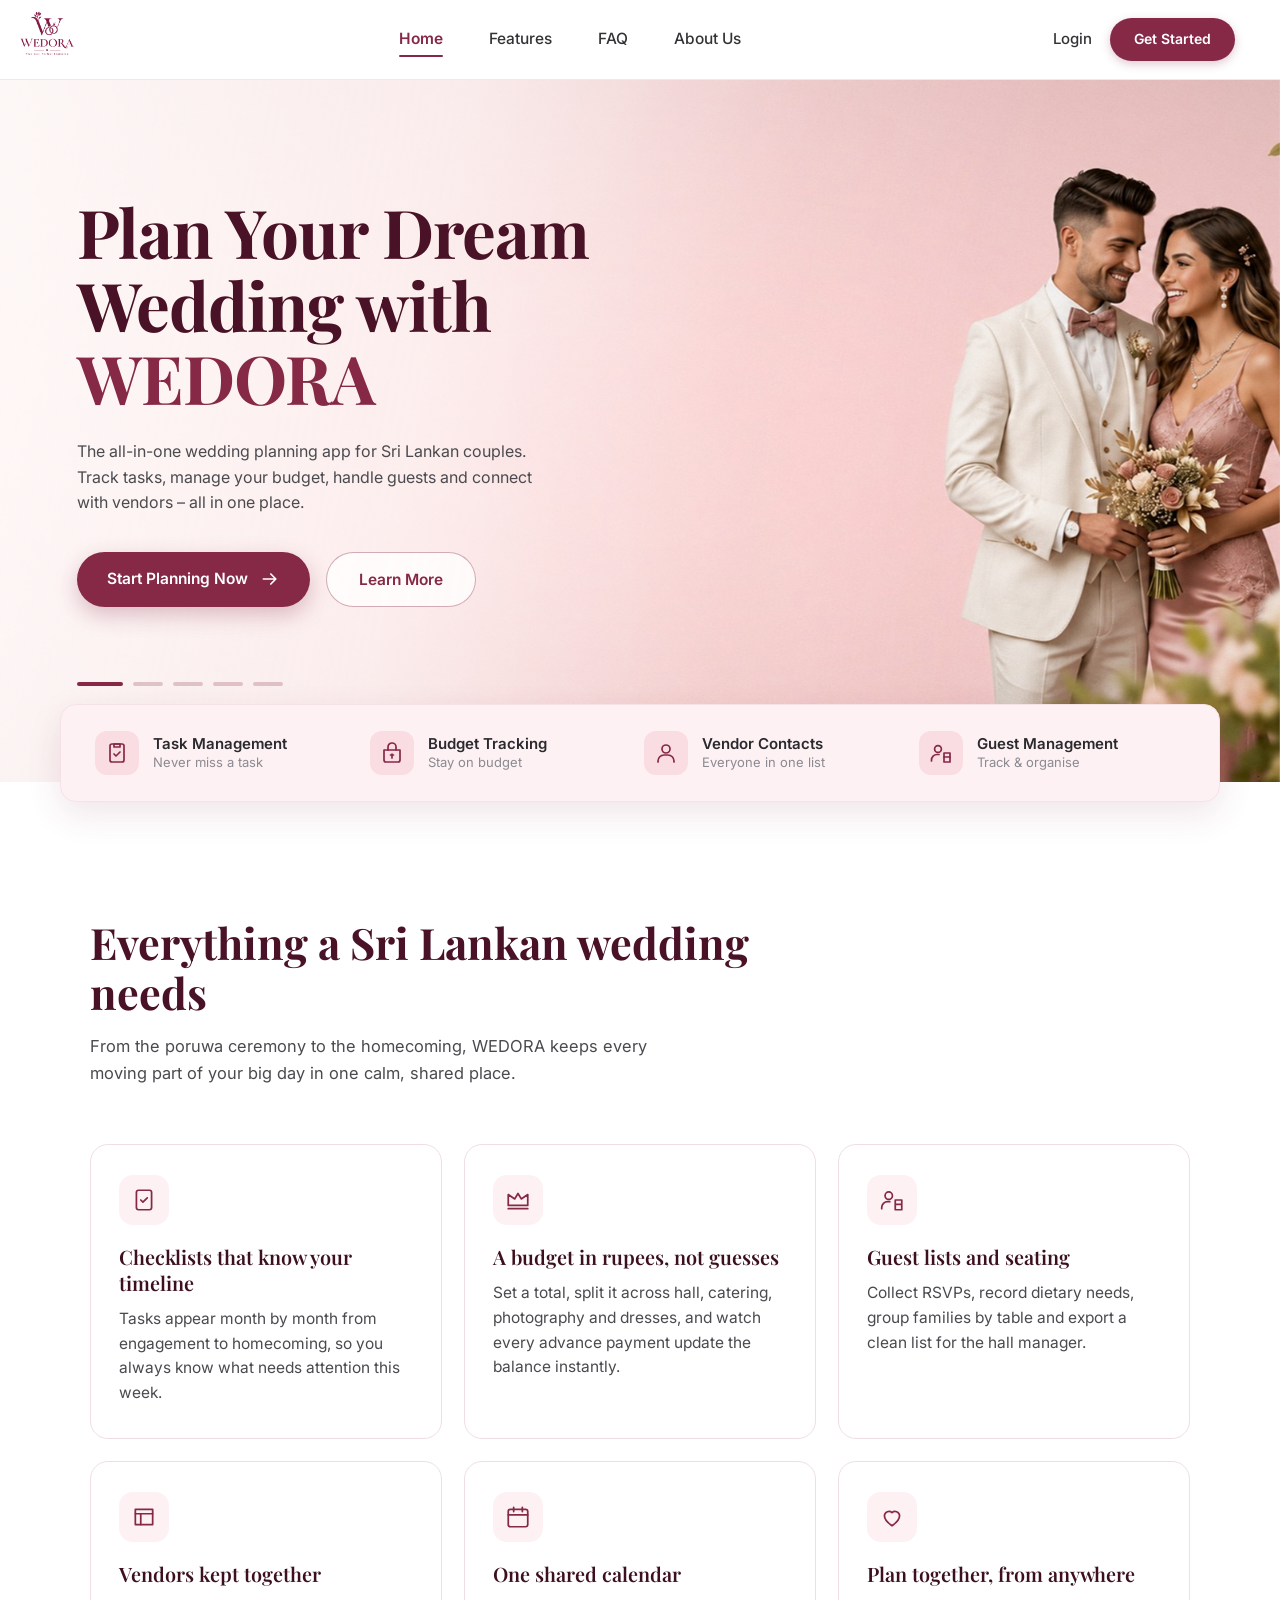
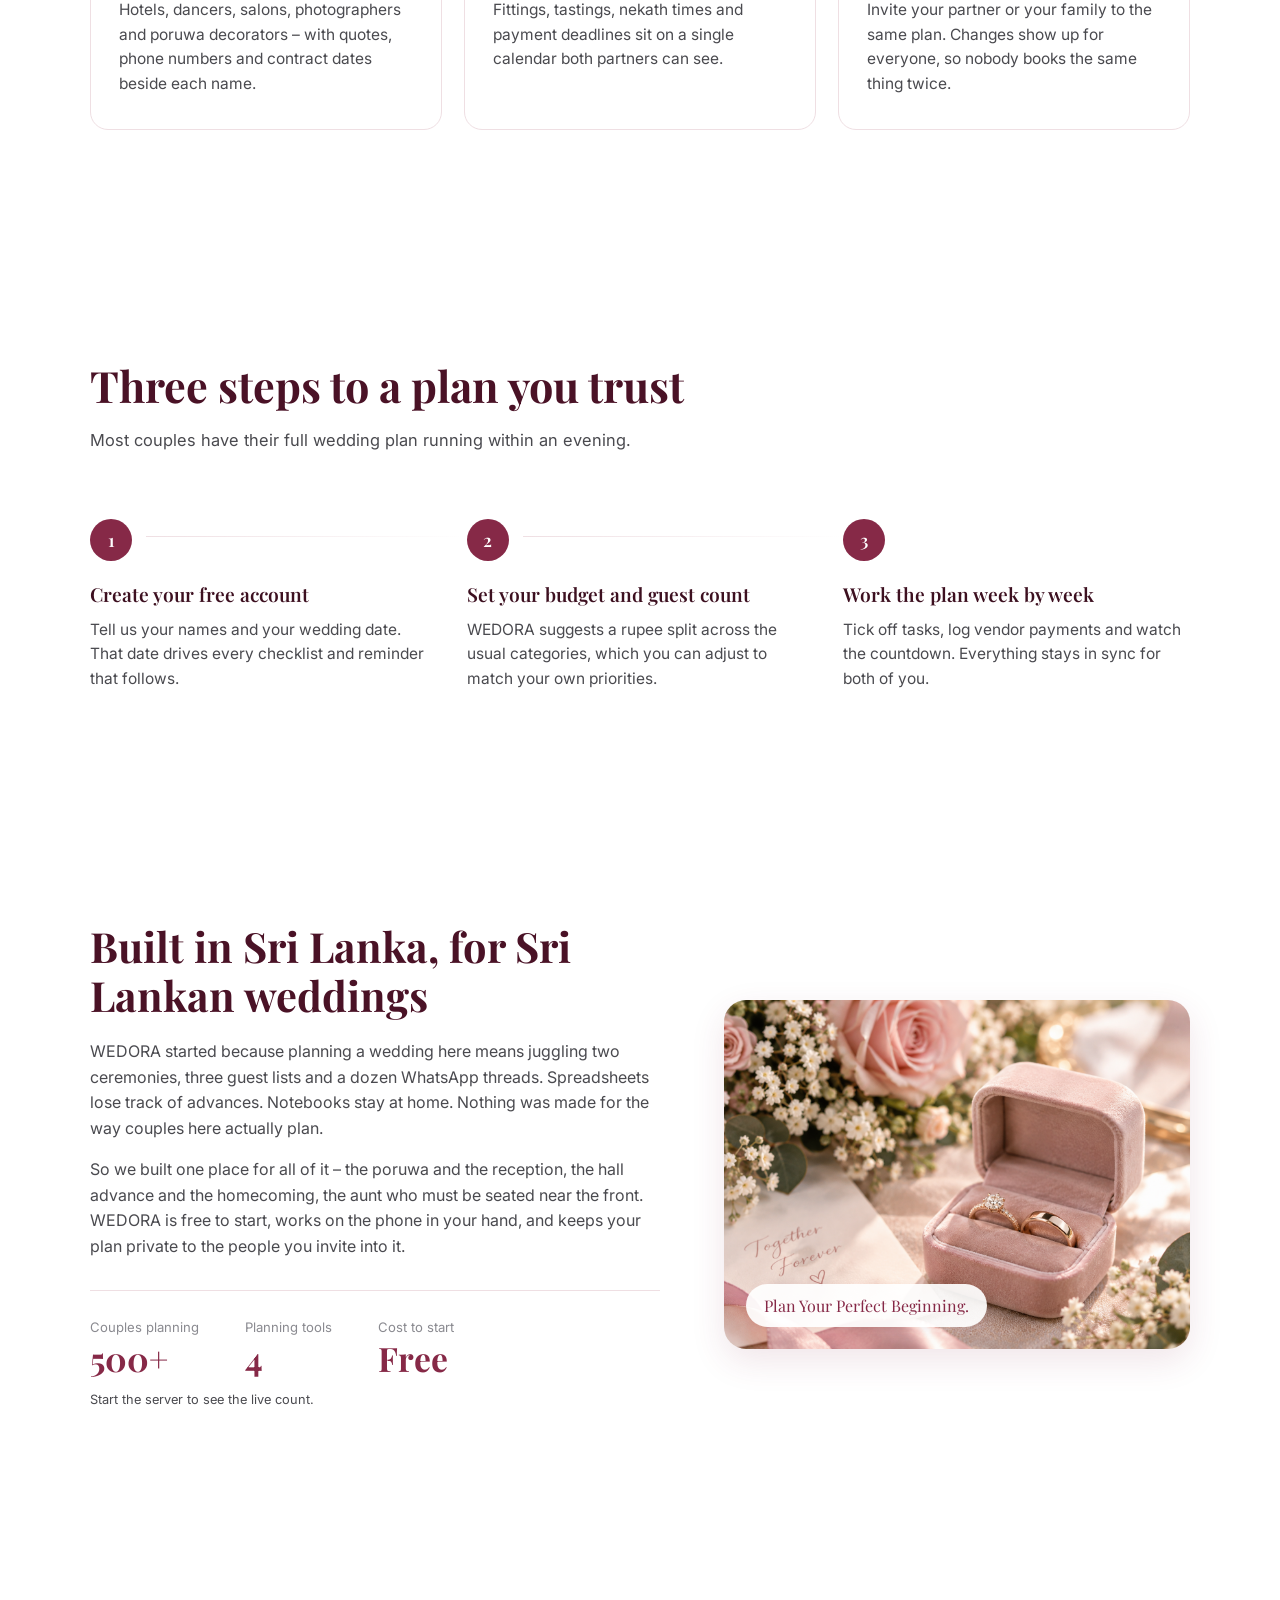
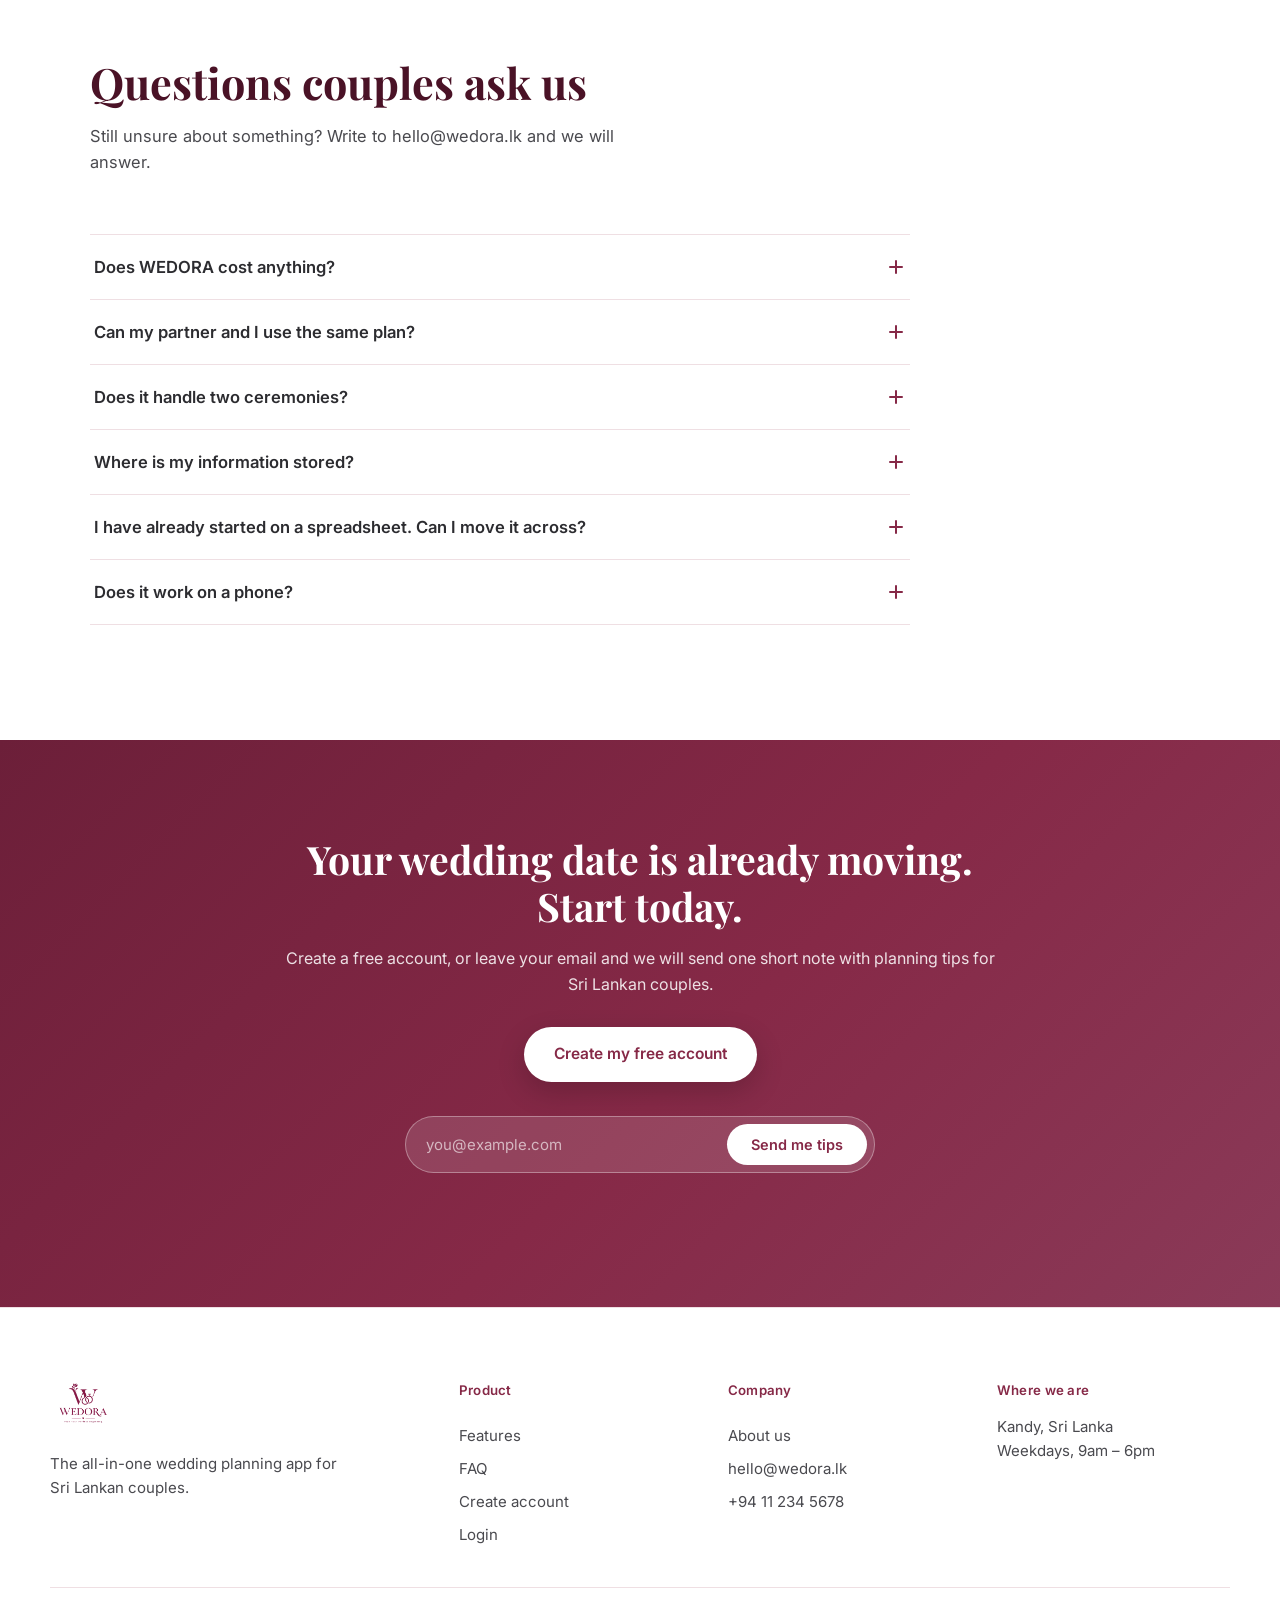
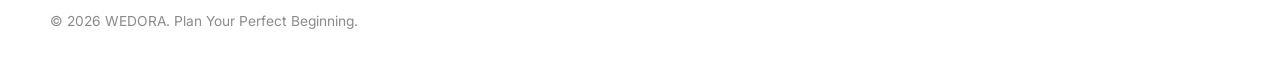
<file: index.html>
<!DOCTYPE html>
<html lang="en">

<head>
  <meta charset="UTF-8">
  <meta name="viewport" content="width=device-width, initial-scale=1">
  <title>WEDORA | Plan Your Perfect Beginning</title>
  <meta name="description"
    content="WEDORA is the all-in-one wedding planning app for Sri Lankan couples. Track tasks, manage your budget, handle guests and connect with vendors - all in one place.">

  <link rel="icon" href="images/logo.png" type="image/png">
  <link rel="preconnect" href="https://fonts.googleapis.com">
  <link rel="preconnect" href="https://fonts.gstatic.com" crossorigin>
  <link
    href="https://fonts.googleapis.com/css2?family=Inter:wght@400;500;600;700&family=Playfair+Display:wght@500;600;700&display=swap"
    rel="stylesheet">
  <link rel="stylesheet" href="css/home.css?v=1.0">
</head>

<body>

  <a class="skip-link" href="#hero-title">Skip to main content</a>

  <!-- ==================== HEADER ==================== -->
  <header class="site-header" id="siteHeader">
    <a class="brand" href="index.html" aria-label="WEDORA home">
      <img src="images/logo.png" alt="WEDORA - Plan Your Perfect Beginning" height="64">
    </a>

    <nav class="main-nav" id="mainNav" aria-label="Main">
      <a href="#hero" class="is-active" data-nav>Home</a>
      <a href="#features" data-nav>Features</a>
      <a href="#faq" data-nav>FAQ</a>
      <a href="#about" data-nav>About Us</a>
    </nav>

    <div class="header-actions" id="headerActions">
      <a class="login-link" href="login.html">Login</a>
      <a class="btn-small" href="register.html">Get Started</a>
    </div>

    <button class="nav-toggle" id="navToggle" aria-label="Open menu" aria-expanded="false" aria-controls="mainNav">
      <span></span><span></span><span></span>
    </button>
  </header>

  <main>

    <!-- ==================== HERO ==================== -->
    <section class="hero" id="hero">

      <!-- Rotating background slideshow -->
      <div class="hero-slides" id="heroSlides" aria-hidden="true">
        <div class="hero-slide is-active" style="background-image:url('images/hero-1.jpg')"></div>
        <div class="hero-slide" style="background-image:url('images/slide-2.jpg')"></div>
        <div class="hero-slide" style="background-image:url('images/slide-3.jpg')"></div>
        <div class="hero-slide" style="background-image:url('images/slide-4.jpg')"></div>
        <div class="hero-slide" style="background-image:url('images/slide-5.jpg')"></div>
      </div>
      <div class="hero-scrim" aria-hidden="true"></div>

      <div class="hero-inner">
        <h1 class="hero-title" id="hero-title">
          Plan Your Dream<br>Wedding with <span class="brandname">WEDORA</span>
        </h1>

        <p class="hero-text">
          The all-in-one wedding planning app for Sri Lankan couples. Track tasks,
          manage your budget, handle guests and connect with vendors &ndash; all in one place.
        </p>

        <div class="hero-cta">
          <a class="btn-primary" href="register.html">
            Start Planning Now
            <svg viewBox="0 0 24 24" aria-hidden="true">
              <path d="M4 12h15M13 6l6 6-6 6" />
            </svg>
          </a>
          <button type="button" class="btn-ghost" id="learnMoreBtn" aria-haspopup="dialog">Learn More</button>
        </div>
      </div>

      <!-- Slideshow controls -->
      <button type="button" class="slide-arrow prev" id="slidePrev" aria-label="Previous photo">
        <svg viewBox="0 0 24 24" aria-hidden="true"><path d="M15 5l-7 7 7 7" /></svg>
      </button>
      <button type="button" class="slide-arrow next" id="slideNext" aria-label="Next photo">
        <svg viewBox="0 0 24 24" aria-hidden="true"><path d="M9 5l7 7-7 7" /></svg>
      </button>

      <div class="slide-dots" id="slideDots" role="tablist" aria-label="Hero photo">
        <button role="tab" aria-label="Photo 1" aria-selected="true" class="is-active"></button>
        <button role="tab" aria-label="Photo 2" aria-selected="false"></button>
        <button role="tab" aria-label="Photo 3" aria-selected="false"></button>
        <button role="tab" aria-label="Photo 4" aria-selected="false"></button>
        <button role="tab" aria-label="Photo 5" aria-selected="false"></button>
      </div>
    </section>

    <!-- ==================== QUICK FEATURE STRIP ==================== -->
    <div class="strip-wrap">
      <ul class="quick-strip">
        <li>
          <span class="strip-icon">
            <svg viewBox="0 0 24 24" aria-hidden="true">
              <rect x="5" y="3" width="14" height="18" rx="2" />
              <path d="M9 3h6v3H9z" />
              <path d="m9 13 2 2 4-4" />
            </svg>
          </span>
          <span class="strip-copy"><strong>Task Management</strong><small>Never miss a task</small></span>
        </li>
        <li>
          <span class="strip-icon">
            <svg viewBox="0 0 24 24" aria-hidden="true">
              <path d="M4 9h16v10a2 2 0 0 1-2 2H6a2 2 0 0 1-2-2z" />
              <path d="M8 9V6a4 4 0 0 1 8 0v3" />
              <path d="M12 13v4M10.5 14h3" />
            </svg>
          </span>
          <span class="strip-copy"><strong>Budget Tracking</strong><small>Stay on budget</small></span>
        </li>
        <li>
          <span class="strip-icon">
            <svg viewBox="0 0 24 24" aria-hidden="true">
              <circle cx="12" cy="8" r="4" />
              <path d="M4 21v-1a6 6 0 0 1 6-6h4a6 6 0 0 1 6 6v1" />
            </svg>
          </span>
          <span class="strip-copy"><strong>Vendor Contacts</strong><small>Everyone in one list</small></span>
        </li>
        <li>
          <span class="strip-icon">
            <svg viewBox="0 0 24 24" aria-hidden="true">
              <circle cx="9" cy="8" r="3.4" />
              <path d="M2.5 20v-1a5.5 5.5 0 0 1 5.5-5.5h2" />
              <path d="M15 12h6v9h-6z" />
              <path d="M15 16h6" />
            </svg>
          </span>
          <span class="strip-copy"><strong>Guest Management</strong><small>Track &amp; organise</small></span>
        </li>
      </ul>
    </div>

    <!-- ==================== FEATURES ==================== -->
    <section class="section features" id="features">
      <div class="section-head">
        <h2>Everything a Sri Lankan wedding needs</h2>
        <p>From the poruwa ceremony to the homecoming, WEDORA keeps every moving part
          of your big day in one calm, shared place.</p>
      </div>

      <div class="feature-grid">
        <article class="feature-card">
          <span class="feature-icon">
            <svg viewBox="0 0 24 24" aria-hidden="true">
              <rect x="5" y="3" width="14" height="18" rx="2" />
              <path d="m9 12 2 2 4-4" />
            </svg>
          </span>
          <h3>Checklists that know your timeline</h3>
          <p>Tasks appear month by month from engagement to homecoming, so you always
            know what needs attention this week.</p>
        </article>

        <article class="feature-card">
          <span class="feature-icon">
            <svg viewBox="0 0 24 24" aria-hidden="true">
              <path d="M3 17V7l6 4 3-5 3 5 6-4v10z" />
              <path d="M3 20h18" />
            </svg>
          </span>
          <h3>A budget in rupees, not guesses</h3>
          <p>Set a total, split it across hall, catering, photography and dresses, and
            watch every advance payment update the balance instantly.</p>
        </article>

        <article class="feature-card">
          <span class="feature-icon">
            <svg viewBox="0 0 24 24" aria-hidden="true">
              <circle cx="9" cy="8" r="3.4" />
              <path d="M2.5 20v-1a5.5 5.5 0 0 1 5.5-5.5h2" />
              <path d="M15 12h6v9h-6zM15 16h6" />
            </svg>
          </span>
          <h3>Guest lists and seating</h3>
          <p>Collect RSVPs, record dietary needs, group families by table and export a
            clean list for the hall manager.</p>
        </article>

        <article class="feature-card">
          <span class="feature-icon">
            <svg viewBox="0 0 24 24" aria-hidden="true">
              <path d="M4 5h16v14H4z" />
              <path d="M4 9h16M9 19V9" />
            </svg>
          </span>
          <h3>Vendors kept together</h3>
          <p>Hotels, dancers, salons, photographers and poruwa decorators &ndash; with
            quotes, phone numbers and contract dates beside each name.</p>
        </article>

        <article class="feature-card">
          <span class="feature-icon">
            <svg viewBox="0 0 24 24" aria-hidden="true">
              <rect x="3" y="5" width="18" height="16" rx="2" />
              <path d="M8 3v4M16 3v4M3 10h18" />
            </svg>
          </span>
          <h3>One shared calendar</h3>
          <p>Fittings, tastings, nekath times and payment deadlines sit on a single
            calendar both partners can see.</p>
        </article>

        <article class="feature-card">
          <span class="feature-icon">
            <svg viewBox="0 0 24 24" aria-hidden="true">
              <path d="M12 20s-7-4.6-7-9.4A4.2 4.2 0 0 1 12 8a4.2 4.2 0 0 1 7 2.6C19 15.4 12 20 12 20z" />
            </svg>
          </span>
          <h3>Plan together, from anywhere</h3>
          <p>Invite your partner or your family to the same plan. Changes show up for
            everyone, so nobody books the same thing twice.</p>
        </article>
      </div>
    </section>

    <!-- ==================== HOW IT WORKS ==================== -->
    <section class="section steps-section">
      <div class="section-head">
        <h2>Three steps to a plan you trust</h2>
        <p>Most couples have their full wedding plan running within an evening.</p>
      </div>

      <ol class="steps">
        <li>
          <span class="step-no">1</span>
          <h3>Create your free account</h3>
          <p>Tell us your names and your wedding date. That date drives every checklist
            and reminder that follows.</p>
        </li>
        <li>
          <span class="step-no">2</span>
          <h3>Set your budget and guest count</h3>
          <p>WEDORA suggests a rupee split across the usual categories, which you can
            adjust to match your own priorities.</p>
        </li>
        <li>
          <span class="step-no">3</span>
          <h3>Work the plan week by week</h3>
          <p>Tick off tasks, log vendor payments and watch the countdown. Everything
            stays in sync for both of you.</p>
        </li>
      </ol>
    </section>

    <!-- ==================== ABOUT ==================== -->
    <section class="section about" id="about">
      <div class="about-grid">
        <div class="about-copy">
          <h2>Built in Sri Lanka, for Sri Lankan weddings</h2>
          <p>WEDORA started because planning a wedding here means juggling two ceremonies,
            three guest lists and a dozen WhatsApp threads. Spreadsheets lose track of
            advances. Notebooks stay at home. Nothing was made for the way couples here
            actually plan.</p>
          <p>So we built one place for all of it &ndash; the poruwa and the reception, the
            hall advance and the homecoming, the aunt who must be seated near the front.
            WEDORA is free to start, works on the phone in your hand, and keeps your plan
            private to the people you invite into it.</p>

          <dl class="stats" id="liveStats">
            <div>
              <dt>Couples planning</dt>
              <dd data-stat="couples">&mdash;</dd>
            </div>
            <div>
              <dt>Planning tools</dt>
              <dd data-stat="tools">4</dd>
            </div>
            <div>
              <dt>Cost to start</dt>
              <dd data-stat="price">Free</dd>
            </div>
          </dl>
          <p class="stats-note" id="statsNote">Live from the WEDORA database.</p>
        </div>

        <figure class="about-figure">
          <img src="images/hero-3.jpg" alt="Soft ivory and blush florals from the WEDORA design palette" loading="lazy">
          <figcaption>Plan Your Perfect Beginning.</figcaption>
        </figure>
      </div>
    </section>

    <!-- ==================== FAQ ==================== -->
    <section class="section faq" id="faq">
      <div class="section-head">
        <h2>Questions couples ask us</h2>
        <p>Still unsure about something? Write to hello@wedora.lk and we will answer.</p>
      </div>

      <div class="faq-list" id="faqList">
        <div class="faq-item">
          <h3>
            <button type="button" class="faq-q" aria-expanded="false">
              Does WEDORA cost anything?
              <span class="faq-mark" aria-hidden="true"></span>
            </button>
          </h3>
          <div class="faq-a">
            <p>No. Creating an account and using the task, budget, guest and vendor tools
              is free. If we add paid extras later, everything you have already built stays
              yours and stays free.</p>
          </div>
        </div>

        <div class="faq-item">
          <h3>
            <button type="button" class="faq-q" aria-expanded="false">
              Can my partner and I use the same plan?
              <span class="faq-mark" aria-hidden="true"></span>
            </button>
          </h3>
          <div class="faq-a">
            <p>Yes. Invite your partner by email and you share one plan. Both of you see
              the same tasks, the same budget and the same guest list, updated live.</p>
          </div>
        </div>

        <div class="faq-item">
          <h3>
            <button type="button" class="faq-q" aria-expanded="false">
              Does it handle two ceremonies?
              <span class="faq-mark" aria-hidden="true"></span>
            </button>
          </h3>
          <div class="faq-a">
            <p>It does. Keep separate guest lists, budgets and timelines for the wedding
              day and the homecoming, and view the combined cost whenever you need it.</p>
          </div>
        </div>

        <div class="faq-item">
          <h3>
            <button type="button" class="faq-q" aria-expanded="false">
              Where is my information stored?
              <span class="faq-mark" aria-hidden="true"></span>
            </button>
          </h3>
          <div class="faq-a">
            <p>In our own database. Passwords are hashed and never stored as plain text,
              and your plan is visible only to the people you invite.</p>
          </div>
        </div>

        <div class="faq-item">
          <h3>
            <button type="button" class="faq-q" aria-expanded="false">
              I have already started on a spreadsheet. Can I move it across?
              <span class="faq-mark" aria-hidden="true"></span>
            </button>
          </h3>
          <div class="faq-a">
            <p>Yes. Paste your guest list straight into the guest page and it fills the
              table for you. Budget lines can be added the same way.</p>
          </div>
        </div>

        <div class="faq-item">
          <h3>
            <button type="button" class="faq-q" aria-expanded="false">
              Does it work on a phone?
              <span class="faq-mark" aria-hidden="true"></span>
            </button>
          </h3>
          <div class="faq-a">
            <p>WEDORA runs in any modern browser and is built for small screens first, so
              you can check a vendor quote while you are standing in the hall.</p>
          </div>
        </div>
      </div>
    </section>

    <!-- ==================== CTA + NEWSLETTER ==================== -->
    <section class="cta-band">
      <div class="cta-inner">
        <h2>Your wedding date is already moving. Start today.</h2>
        <p>Create a free account, or leave your email and we will send one short note
          with planning tips for Sri Lankan couples.</p>

        <div class="cta-actions">
          <a class="btn-primary btn-on-dark" href="register.html">Create my free account</a>
        </div>

        <form class="subscribe" id="subscribeForm" novalidate>
          <label class="sr-only" for="subEmail">Email address</label>
          <input type="email" id="subEmail" name="email" placeholder="you@example.com" autocomplete="email"
            maxlength="150" required>
          <button type="submit" id="subBtn">Send me tips</button>
        </form>
        <p class="sub-msg" id="subMsg" role="status" aria-live="polite"></p>
      </div>
    </section>

  </main>

  <!-- ==================== FOOTER ==================== -->
  <footer class="site-footer">
    <div class="foot-grid">
      <div class="foot-brand">
        <img src="images/logo.png" alt="WEDORA" height="58">
        <p>The all-in-one wedding planning app for Sri Lankan couples.</p>
      </div>

      <nav aria-label="Product">
        <h4>Product</h4>
        <a href="#features">Features</a>
        <a href="#faq">FAQ</a>
        <a href="register.html">Create account</a>
        <a href="login.html">Login</a>
      </nav>

      <nav aria-label="Company">
        <h4>Company</h4>
        <a href="#about">About us</a>
        <a href="mailto:hello@wedora.lk">hello@wedora.lk</a>
        <a href="tel:+94112345678">+94 11 234 5678</a>
      </nav>

      <div class="foot-note">
        <h4>Where we are</h4>
        <p>Kandy, Sri Lanka<br>Weekdays, 9am &ndash; 6pm</p>
      </div>
    </div>

    <p class="copyright">&copy; <span id="year">2026</span> WEDORA. Plan Your Perfect Beginning.</p>
  </footer>

  <!-- ==================== LEARN MORE MODAL ==================== -->
  <div class="modal-backdrop" id="learnModal" hidden>
    <div class="modal" role="dialog" aria-modal="true" aria-labelledby="modalTitle" aria-describedby="modalDesc">
      <button type="button" class="modal-close" id="modalClose" aria-label="Close">
        <svg viewBox="0 0 24 24" aria-hidden="true">
          <path d="M6 6l12 12M18 6L6 18" />
        </svg>
      </button>

      <div class="modal-head">
        <img src="images/logo.png" alt="" height="56">
        <h2 id="modalTitle">What is WEDORA?</h2>
      </div>

      <div class="modal-body" id="modalDesc">
        <p>WEDORA is a wedding planning app made for couples in Sri Lanka. Instead of a
          spreadsheet for the budget, a notebook for the guests and a phone gallery full of
          vendor quotes, you keep the whole wedding in one plan that you and your partner
          share.</p>

        <ul class="modal-list">
          <li>
            <strong>Tasks</strong>
            A checklist that follows your wedding date, from booking the hall to the
            homecoming, so nothing is remembered too late.
          </li>
          <li>
            <strong>Budget</strong>
            Set a total in rupees, split it by category, and log every advance so the
            balance is always the real one.
          </li>
          <li>
            <strong>Guests</strong>
            RSVPs, phone numbers, table groups and a final count you can hand to the
            hall without rewriting it.
          </li>
          <li>
            <strong>Vendors</strong>
            Photographers, dancers, salons and decorators with their quotes and contract
            dates beside each name.
          </li>
        </ul>

        <p class="modal-foot-text">Creating an account is free and takes about a minute.
          Your plan stays private to the people you invite into it.</p>
      </div>

      <div class="modal-actions">
        <a class="btn-primary" href="register.html">Start planning now</a>
        <button type="button" class="btn-ghost" id="modalDismiss">Maybe later</button>
      </div>
    </div>
  </div>

  <script src="js/home.js?v=1.0"></script>
</body>

</html>
</file>
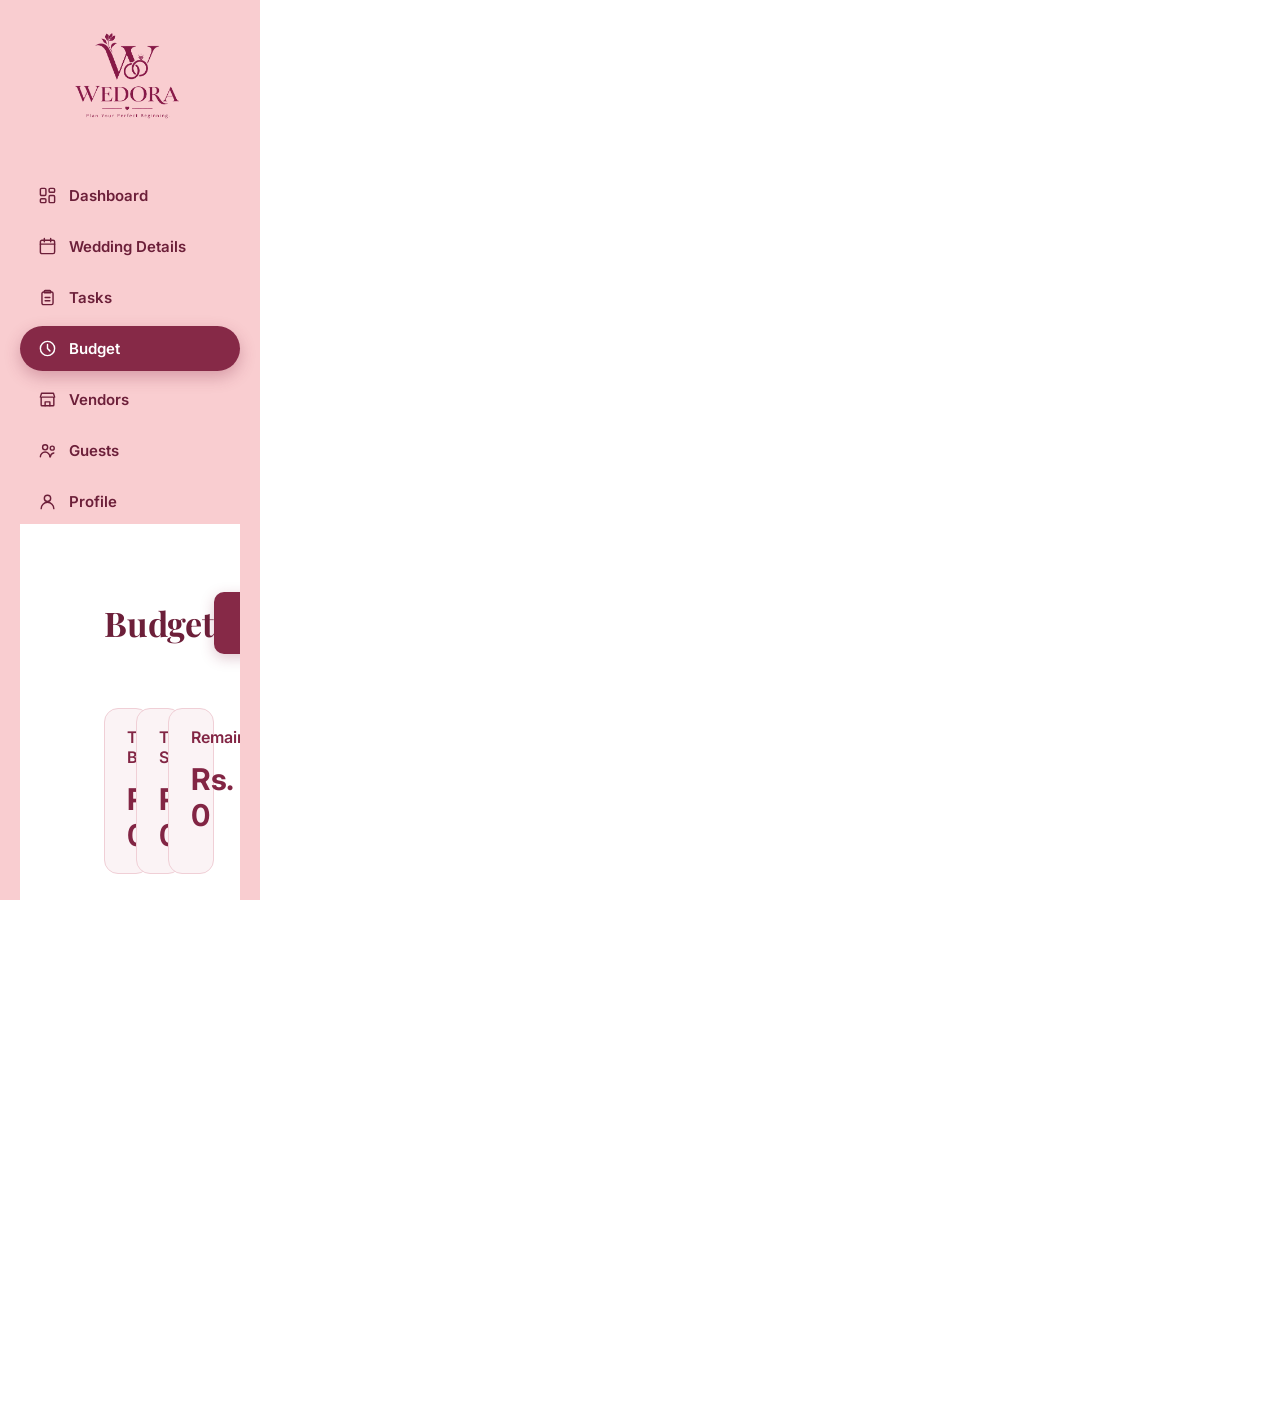
<file: budget.html>
<!DOCTYPE html>
<html lang="en">
<head>
  <meta charset="UTF-8">
  <meta name="viewport" content="width=device-width, initial-scale=1.0">
  <title>Budget | WEDORA</title>
  <link rel="preconnect" href="https://fonts.googleapis.com">
  <link rel="preconnect" href="https://fonts.gstatic.com" crossorigin>
  <link href="https://fonts.googleapis.com/css2?family=Inter:wght@400;500;600;700&family=Playfair+Display:wght@600;700&display=swap" rel="stylesheet">
  <!-- tasks.css = shared app shell (sidebar, header, table card, modal, toast) -->
  <link rel="stylesheet" href="css/tasks.css">
  <link rel="stylesheet" href="css/budget.css">
  <link rel="stylesheet" href="css/app-shell.css">
</head>
<body>
<div class="app-container">

  <aside class="sidebar" id="sidebar">
  <div class="sidebar-logo">
    <a href="dashboard.html" aria-label="WEDORA home">
      <img src="images/logo.png" alt="WEDORA - Plan Your Perfect Beginning">
    </a>
  </div>

  <nav class="sidebar-nav" aria-label="Dashboard navigation">
      <a href="dashboard.html" class="nav-item">
        <svg viewBox="0 0 24 24" aria-hidden="true"><rect x="3" y="3" width="7" height="9" rx="1.5"/><rect x="14" y="3" width="7" height="5" rx="1.5"/><rect x="14" y="12" width="7" height="9" rx="1.5"/><rect x="3" y="16" width="7" height="5" rx="1.5"/></svg>
        <span>Dashboard</span>
      </a>
      <a href="wedding-details.html" class="nav-item">
        <svg viewBox="0 0 24 24" aria-hidden="true"><rect x="3" y="4" width="18" height="17" rx="2"/><path d="M8 2v4M16 2v4M3 9h18"/></svg>
        <span>Wedding Details</span>
      </a>
      <a href="tasks.html" class="nav-item">
        <svg viewBox="0 0 24 24" aria-hidden="true"><path d="M9 3h6a1 1 0 0 1 1 1v2H8V4a1 1 0 0 1 1-1z"/><rect x="5" y="5" width="14" height="16" rx="2"/><path d="M9 12h6M9 16h6"/></svg>
        <span>Tasks</span>
      </a>
      <a href="budget.html" class="nav-item is-active" aria-current="page">
        <svg viewBox="0 0 24 24" aria-hidden="true"><circle cx="12" cy="12" r="9"/><path d="M12 7v5l3 3"/></svg>
        <span>Budget</span>
      </a>
      <a href="vendors.html" class="nav-item">
        <svg viewBox="0 0 24 24" aria-hidden="true"><path d="M3 9l1.5-5h15L21 9"/><rect x="4" y="9" width="16" height="11" rx="1"/><path d="M9 20v-5h6v5"/></svg>
        <span>Vendors</span>
      </a>
      <a href="guests.html" class="nav-item">
        <svg viewBox="0 0 24 24" aria-hidden="true"><circle cx="9" cy="8" r="3.2"/><path d="M3 20c0-3.3 2.7-6 6-6s6 2.7 6 6"/><circle cx="18" cy="9" r="2.5"/><path d="M15.5 20c.3-2.5 2-4.5 4.5-4.9"/></svg>
        <span>Guests</span>
      </a>
      <a href="profile.html" class="nav-item">
        <svg viewBox="0 0 24 24" aria-hidden="true"><circle cx="12" cy="8" r="4"/><path d="M4 21c0-4.4 3.6-8 8-8s8 3.6 8 8"/></svg>
        <span>Profile</span>
      </a>
  </nav>


  <main class="main-wrapper">
    <header class="main-header">
      <h1 class="page-heading">Budget</h1>
      <button type="button" class="btn-add-task" id="openAddModalBtn">+Add Expense</button>
    </header>
    <div class="header-divider" aria-hidden="true"></div>

    <section class="main-body">
      <div class="summary-row">
        <div class="summary-card"><span class="summary-label">Total Budget</span><strong class="num" id="totalBudget">Rs. 0</strong></div>
        <div class="summary-card"><span class="summary-label">Total Spent</span><strong class="num" id="totalSpent">Rs. 0</strong></div>
        <div class="summary-card"><span class="summary-label">Remaining</span><strong class="num" id="remaining">Rs. 0</strong></div>
      </div>

      <div class="budget-grid">
        <div class="donut-wrap" role="img" aria-label="Percentage of budget used" id="donut">
          <svg viewBox="0 0 200 200">
            <circle class="donut-rest" cx="100" cy="100" r="80"/>
            <circle class="donut-used" id="donutUsed" cx="100" cy="100" r="80" stroke-dasharray="0 502.65"/>
          </svg>
          <div class="donut-center"><span class="num donut-pct" id="donutPct">0%</span><span class="donut-cap">Used</span></div>
        </div>

        <div class="tasks-card budget-card">
          <div class="tasks-table-wrapper">
            <table class="tasks-table budget-table">
              <thead>
                <tr>
                  <th scope="col">Category</th>
                  <th scope="col">Estimated(Rs.)</th>
                  <th scope="col">Actual(Rs.)</th>
                  <th scope="col" class="c">Paid</th>
                  <th scope="col" class="c">Action</th>
                </tr>
              </thead>
              <tbody id="budgetBody">
                <tr><td colspan="5" class="loading-row"><div class="loading-spinner"></div><p>Loading budget…</p></td></tr>
              </tbody>
            </table>
          </div>
        </div>
      </div>

      <section class="payments-section" id="payments">
        <div class="payments-section-head">
          <div>
            <h2>Upcoming Payments</h2>
            <p>Track payments that are upcoming, paid, or overdue. These are shown on your Dashboard too.</p>
          </div>
          <button type="button" class="btn-add-task" id="openPaymentModalBtn">+ Add Payment</button>
        </div>
        <div class="tasks-card budget-card">
          <div class="tasks-table-wrapper">
            <table class="tasks-table budget-table payments-table">
              <thead><tr><th>Payment</th><th>Amount (Rs.)</th><th>Due Date</th><th>Status</th><th class="c">Action</th></tr></thead>
              <tbody id="paymentsBody"><tr><td colspan="5" class="loading-row"><p>Loading payments…</p></td></tr></tbody>
            </table>
          </div>
        </div>
      </section>
    </section>
  </main>
</div>

<div class="modal-overlay" id="expenseModal" aria-hidden="true" role="dialog" aria-labelledby="modalTitle">
  <div class="modal-container">
    <div class="modal-header">
      <h2 class="modal-title" id="modalTitle">Add Expense</h2>
      <button type="button" class="modal-close" id="closeModalBtn" aria-label="Close dialog">&times;</button>
    </div>
    <form id="expenseForm" class="modal-form" novalidate>
      <div class="form-group">
        <label for="expCategory">Category *</label>
        <input type="text" id="expCategory" list="catOptions" maxlength="100" placeholder="e.g. Venue" required>
        <datalist id="catOptions">
          <option value="Venue"></option><option value="Catering"></option><option value="Photography"></option>
          <option value="Attire"></option><option value="Decorations"></option><option value="Entertainment"></option>
          <option value="Stationery"></option><option value="Transport"></option>
        </datalist>
      </div>
      <div class="form-row">
        <div class="form-group"><label for="expEstimated">Estimated (Rs.)</label>
          <input type="number" id="expEstimated" min="0" step="1" placeholder="0"></div>
        <div class="form-group"><label for="expActual">Actual (Rs.)</label>
          <input type="number" id="expActual" min="0" step="1" placeholder="0"></div>
      </div>
      <label class="paid-check"><input type="checkbox" id="expPaid"> Already paid</label>
      <div class="form-actions">
        <button type="button" class="btn-modal-cancel" id="cancelModalBtn">Cancel</button>
        <button type="submit" class="btn-modal-submit">Save expense</button>
      </div>
    </form>
  </div>
</div>

<div class="modal-overlay" id="paymentModal" aria-hidden="true" role="dialog" aria-labelledby="paymentModalTitle">
  <div class="modal-container">
    <div class="modal-header"><h2 class="modal-title" id="paymentModalTitle">Add Payment</h2><button type="button" class="modal-close" id="closePaymentModalBtn" aria-label="Close dialog">&times;</button></div>
    <form id="paymentForm" class="modal-form" novalidate>
      <input type="hidden" id="paymentId">
      <div class="form-group"><label for="paymentName">Payment Name *</label><input type="text" id="paymentName" maxlength="200" placeholder="e.g. Venue Advance" required></div>
      <div class="form-row"><div class="form-group"><label for="paymentAmount">Amount (Rs.) *</label><input type="number" id="paymentAmount" min="0" step="0.01" required></div><div class="form-group"><label for="paymentDue">Due Date</label><input type="date" id="paymentDue"></div></div>
      <div class="form-group"><label for="paymentStatus">Status</label><select id="paymentStatus"><option value="upcoming">Upcoming</option><option value="paid">Paid</option><option value="overdue">Overdue</option></select></div>
      <div class="form-group"><label for="paymentNotes">Notes</label><textarea id="paymentNotes" rows="3" maxlength="500" placeholder="Optional notes"></textarea></div>
      <div class="form-actions"><button type="button" class="btn-modal-cancel" id="cancelPaymentBtn">Cancel</button><button type="submit" class="btn-modal-submit">Save Payment</button></div>
    </form>
  </div>
</div>
<div class="toast-msg" id="toastMsg" role="status" aria-live="polite"></div>
<script src="js/budget.js"></script>
</body>
</html>
</file>
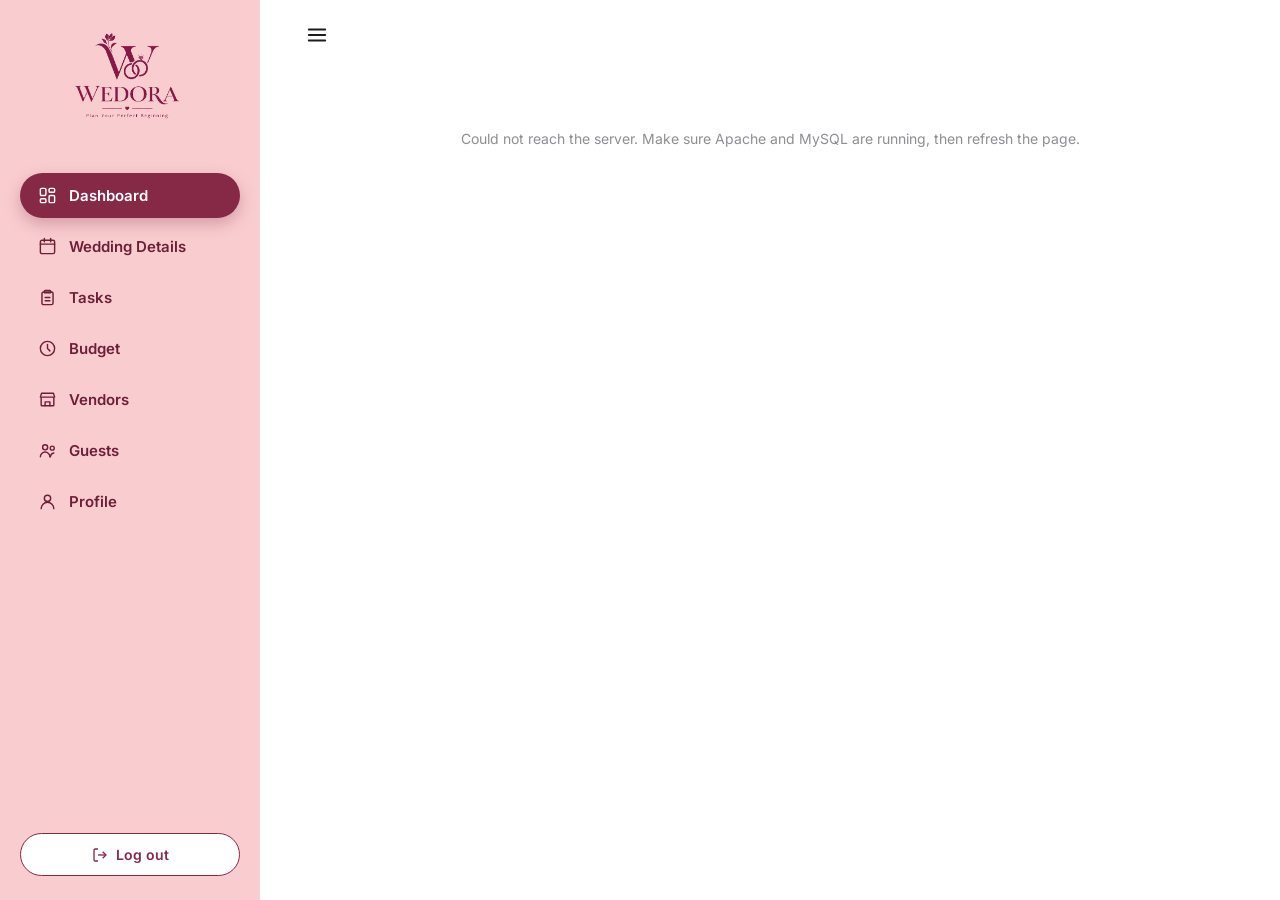
<file: dashboard.html>
<!DOCTYPE html>
<html lang="en">

<head>
  <meta charset="UTF-8">
  <meta name="viewport" content="width=device-width, initial-scale=1">
  <title>Dashboard | WEDORA</title>
  <meta name="description" content="Your WEDORA wedding planning dashboard.">

  <link rel="preconnect" href="https://fonts.googleapis.com">
  <link rel="preconnect" href="https://fonts.gstatic.com" crossorigin>
  <link
    href="https://fonts.googleapis.com/css2?family=Inter:wght@400;500;600;700&family=Playfair+Display:wght@600;700&display=swap"
    rel="stylesheet">
  <link rel="stylesheet" href="css/dashboard.css">
  <link rel="stylesheet" href="css/app-shell.css">
</head>

<body>

  <!-- ===== Sidebar ===== -->
  <aside class="sidebar" id="sidebar">
  <div class="sidebar-logo">
    <a href="dashboard.html" aria-label="WEDORA home">
      <img src="images/logo.png" alt="WEDORA - Plan Your Perfect Beginning">
    </a>
  </div>

  <nav class="sidebar-nav" aria-label="Dashboard navigation">
      <a href="dashboard.html" class="nav-item is-active" aria-current="page">
        <svg viewBox="0 0 24 24" aria-hidden="true"><rect x="3" y="3" width="7" height="9" rx="1.5"/><rect x="14" y="3" width="7" height="5" rx="1.5"/><rect x="14" y="12" width="7" height="9" rx="1.5"/><rect x="3" y="16" width="7" height="5" rx="1.5"/></svg>
        <span>Dashboard</span>
      </a>
      <a href="wedding-details.html" class="nav-item">
        <svg viewBox="0 0 24 24" aria-hidden="true"><rect x="3" y="4" width="18" height="17" rx="2"/><path d="M8 2v4M16 2v4M3 9h18"/></svg>
        <span>Wedding Details</span>
      </a>
      <a href="tasks.html" class="nav-item">
        <svg viewBox="0 0 24 24" aria-hidden="true"><path d="M9 3h6a1 1 0 0 1 1 1v2H8V4a1 1 0 0 1 1-1z"/><rect x="5" y="5" width="14" height="16" rx="2"/><path d="M9 12h6M9 16h6"/></svg>
        <span>Tasks</span>
      </a>
      <a href="budget.html" class="nav-item">
        <svg viewBox="0 0 24 24" aria-hidden="true"><circle cx="12" cy="12" r="9"/><path d="M12 7v5l3 3"/></svg>
        <span>Budget</span>
      </a>
      <a href="vendors.html" class="nav-item">
        <svg viewBox="0 0 24 24" aria-hidden="true"><path d="M3 9l1.5-5h15L21 9"/><rect x="4" y="9" width="16" height="11" rx="1"/><path d="M9 20v-5h6v5"/></svg>
        <span>Vendors</span>
      </a>
      <a href="guests.html" class="nav-item">
        <svg viewBox="0 0 24 24" aria-hidden="true"><circle cx="9" cy="8" r="3.2"/><path d="M3 20c0-3.3 2.7-6 6-6s6 2.7 6 6"/><circle cx="18" cy="9" r="2.5"/><path d="M15.5 20c.3-2.5 2-4.5 4.5-4.9"/></svg>
        <span>Guests</span>
      </a>
      <a href="profile.html" class="nav-item">
        <svg viewBox="0 0 24 24" aria-hidden="true"><circle cx="12" cy="8" r="4"/><path d="M4 21c0-4.4 3.6-8 8-8s8 3.6 8 8"/></svg>
        <span>Profile</span>
      </a>
  </nav>

  <div class="sidebar-footer">
    <button type="button" class="btn-logout" id="logoutBtn" title="Log out">
      <svg viewBox="0 0 24 24" aria-hidden="true"><path d="M9 21H5a2 2 0 0 1-2-2V5a2 2 0 0 1 2-2h4"/><path d="M16 17l5-5-5-5"/><path d="M21 12H9"/></svg>
      <span>Log out</span>
    </button>
  </div>
</aside>


  <div class="main">
    <div class="topbar">
      <button type="button" class="hamburger" id="hamburgerBtn" aria-label="Toggle menu">
        <svg viewBox="0 0 24 24"><path d="M3 6h18M3 12h18M3 18h18"/></svg>
      </button>
    </div>

    <div class="content">

      <div id="dashStatus" class="dash-status">Loading your dashboard…</div>

      <div id="dashBody" style="display:none;">


        <section class="welcome-banner">
          <div class="welcome-text">
            <p class="eyebrow">Welcome Back ,</p>
            <h1 id="coupleName">—</h1>
          </div>
          <div class="date-card">
            <div>
              <div class="label">Wedding Date</div>
              <div class="date" id="weddingDate">—</div>
            </div>
            <div class="divider-line"></div>
            <div>
              <div class="days" id="daysToGo">—</div>
              <div class="days-label">Days to go!</div>
            </div>
            <div class="calendar-icon">
              <svg viewBox="0 0 40 40" width="38" height="38">
                <rect x="4" y="7" width="32" height="29" rx="4" fill="#fff" stroke="#862947" stroke-width="1.6"/>
                <rect x="4" y="7" width="32" height="8" rx="4" fill="#862947"/>
                <circle cx="12" cy="6" r="2.2" fill="#862947"/>
                <circle cx="28" cy="6" r="2.2" fill="#862947"/>
                <g fill="#c9718b">
                  <rect x="9" y="19" width="5" height="5" rx="1"/>
                  <rect x="17.5" y="19" width="5" height="5" rx="1"/>
                  <rect x="26" y="19" width="5" height="5" rx="1"/>
                  <rect x="9" y="27" width="5" height="5" rx="1"/>
                </g>
                <rect x="17.5" y="27" width="5" height="5" rx="1" fill="#862947"/>
              </svg>
            </div>
          </div>
        </section>


        <section class="stats-grid">
          <div class="stat-card">
            <div class="stat-head">Tasks Completed</div>
            <div class="stat-value" id="tasksValue">0 / 0</div>
            <div class="progress-track"><div class="progress-fill" id="tasksBar" style="width:0%"></div></div>
            <div class="stat-sub"><span></span><span id="tasksPct">0%</span></div>
          </div>

          <div class="stat-card">
            <div class="stat-head">Budget Used</div>
            <div class="stat-value" id="budgetSpentValue">Rs. 0</div>
            <div class="progress-track"><div class="progress-fill" id="budgetBar" style="width:0%"></div></div>
            <div class="stat-sub"><span id="budgetCaption">0% of Rs 0</span><span id="budgetPct">0%</span></div>
          </div>

          <div class="stat-card">
            <div class="stat-head">
              Guests Confirmed
              <svg class="icon-people" viewBox="0 0 24 24"><circle cx="9" cy="8" r="3"/><path d="M3 20c0-3.3 2.7-6 6-6s6 2.7 6 6"/><circle cx="17" cy="7" r="2.4"/></svg>
            </div>
            <div class="stat-value" id="guestsValue">0</div>
            <div class="stat-caption">Confirmed</div>
          </div>

          <div class="stat-card">
            <div class="stat-head">
              Vendors Saved
              <svg class="icon-store" viewBox="0 0 24 24"><path d="M3 9l1.3-4.5A1 1 0 0 1 5.3 4h13.4a1 1 0 0 1 1 .8L21 9"/><rect x="4" y="9" width="16" height="11" rx="1"/><path d="M9 20v-5h6v5"/></svg>
            </div>
            <div class="stat-value" id="vendorsValue">0</div>
            <div class="stat-caption">Saved</div>
          </div>
        </section>

        <!-- ===== Two column panels ===== -->
        <section class="panels-grid">

          <div class="panel">
            <div class="panel-head">
              <h2>Upcoming Tasks</h2>
              <a href="tasks.html">View All</a>
            </div>
            <div class="task-list" id="taskList">
              <p class="empty-note">No upcoming tasks yet.</p>
            </div>
          </div>

          <div>
            <div class="panel">
              <div class="panel-head">
                <h2>Budget Overview</h2>
                <a href="budget.html">View Report</a>
              </div>
              <div class="budget-body">
                <div class="donut-wrap" id="donutChart">
                  <div class="donut-hole">
                    <span class="label">Rs.</span>
                    <span class="value" id="donutSpent">0</span>
                    <span class="label">Spent</span>
                  </div>
                </div>
                <div class="budget-legend">
                  <div class="legend-row">
                    <span class="legend-dot total"></span>
                    <span class="legend-text">Total Budget</span>
                    <span class="legend-amount" id="legendTotal">Rs. 0</span>
                  </div>
                  <div class="legend-row">
                    <span class="legend-dot spent"></span>
                    <span class="legend-text">Spent</span>
                    <span class="legend-amount" id="legendSpent">Rs. 0</span>
                  </div>
                  <div class="legend-row">
                    <span class="legend-dot remaining"></span>
                    <span class="legend-text">Remaining</span>
                    <span class="legend-amount" id="legendRemaining">Rs. 0</span>
                  </div>
                </div>
              </div>
            </div>

            <div class="panel payments-panel">
              <div class="panel-head">
                <h2>Upcoming Payments</h2>
                <a href="budget.html#payments">View All</a>
              </div>
              <div id="paymentsList">
                <p class="empty-note">No upcoming payments.</p>
              </div>
            </div>
          </div>

        </section>

      </div>
    </div>
  </div>

  <script src="js/dashboard.js"></script>
</body>

</html>
</file>
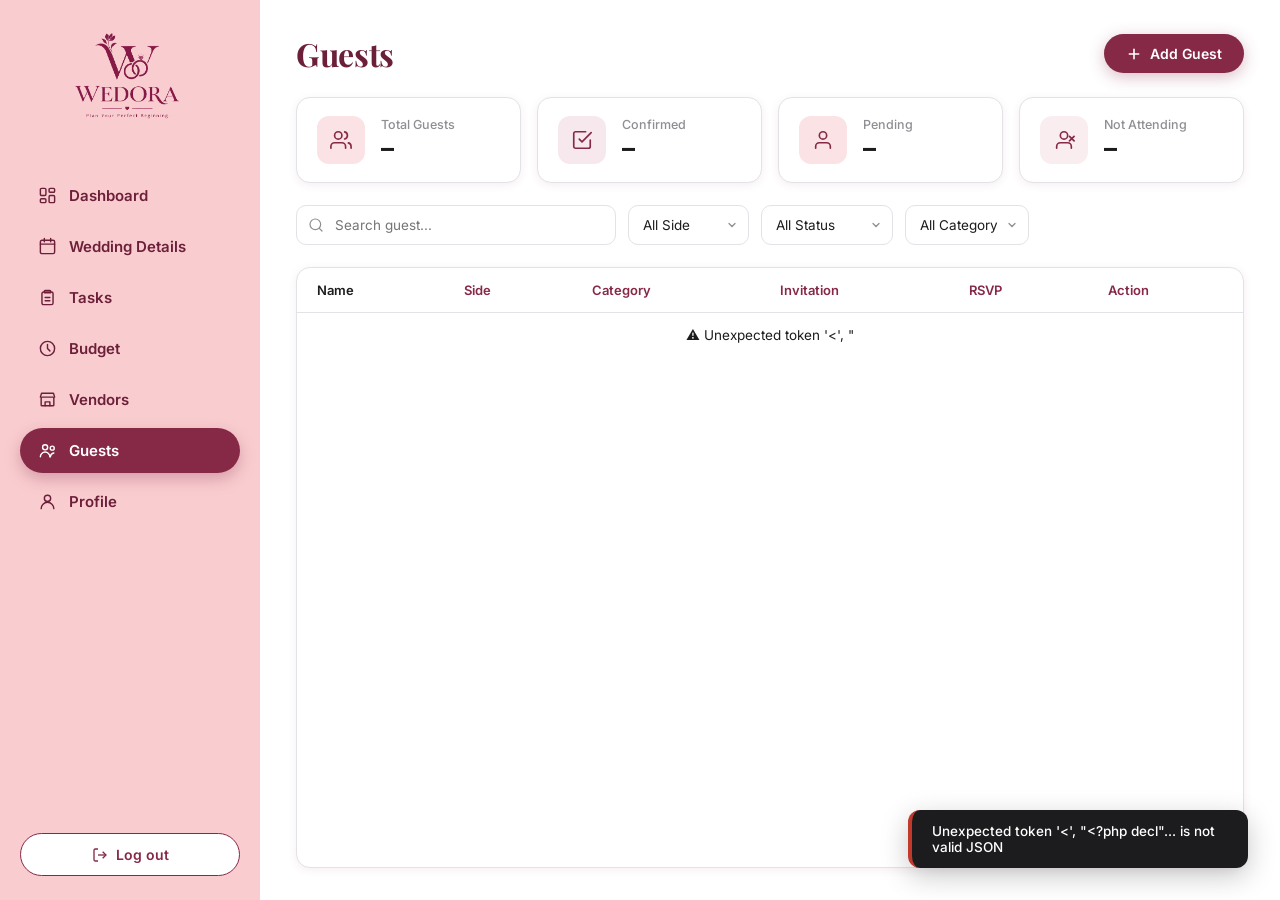
<file: guests.html>
<!DOCTYPE html>

<html lang="en">

<head>

  <meta charset="UTF-8" />
  <meta name="viewport" content="width=device-width, initial-scale=1.0" />
  <title>Guests – Wedora</title>
  <meta name="description" content="Manage your wedding guest list with Wedora. Track RSVPs, invitations, and seating with ease." />
  <link rel="preconnect" href="https://fonts.googleapis.com" />
  <link rel="preconnect" href="https://fonts.gstatic.com" crossorigin />
  <link href="https://fonts.googleapis.com/css2?family=Inter:wght@400;500;600;700&family=Playfair+Display:wght@600;700&display=swap" rel="stylesheet" />
  <link rel="stylesheet" href="css/guests.css" />
  <link rel="stylesheet" href="css/app-shell.css">
</head>

<body>


<aside class="sidebar" id="sidebar">
  <div class="sidebar-logo">
    <a href="dashboard.html" aria-label="WEDORA home">
      <img src="images/logo.png" alt="WEDORA - Plan Your Perfect Beginning">
    </a>
  </div>

  <nav class="sidebar-nav" aria-label="Dashboard navigation">
      <a href="dashboard.html" class="nav-item">
        <svg viewBox="0 0 24 24" aria-hidden="true"><rect x="3" y="3" width="7" height="9" rx="1.5"/><rect x="14" y="3" width="7" height="5" rx="1.5"/><rect x="14" y="12" width="7" height="9" rx="1.5"/><rect x="3" y="16" width="7" height="5" rx="1.5"/></svg>
        <span>Dashboard</span>
      </a>
      <a href="wedding-details.html" class="nav-item">
        <svg viewBox="0 0 24 24" aria-hidden="true"><rect x="3" y="4" width="18" height="17" rx="2"/><path d="M8 2v4M16 2v4M3 9h18"/></svg>
        <span>Wedding Details</span>
      </a>
      <a href="tasks.html" class="nav-item">
        <svg viewBox="0 0 24 24" aria-hidden="true"><path d="M9 3h6a1 1 0 0 1 1 1v2H8V4a1 1 0 0 1 1-1z"/><rect x="5" y="5" width="14" height="16" rx="2"/><path d="M9 12h6M9 16h6"/></svg>
        <span>Tasks</span>
      </a>
      <a href="budget.html" class="nav-item">
        <svg viewBox="0 0 24 24" aria-hidden="true"><circle cx="12" cy="12" r="9"/><path d="M12 7v5l3 3"/></svg>
        <span>Budget</span>
      </a>
      <a href="vendors.html" class="nav-item">
        <svg viewBox="0 0 24 24" aria-hidden="true"><path d="M3 9l1.5-5h15L21 9"/><rect x="4" y="9" width="16" height="11" rx="1"/><path d="M9 20v-5h6v5"/></svg>
        <span>Vendors</span>
      </a>
      <a href="guests.html" class="nav-item is-active" aria-current="page">
        <svg viewBox="0 0 24 24" aria-hidden="true"><circle cx="9" cy="8" r="3.2"/><path d="M3 20c0-3.3 2.7-6 6-6s6 2.7 6 6"/><circle cx="18" cy="9" r="2.5"/><path d="M15.5 20c.3-2.5 2-4.5 4.5-4.9"/></svg>
        <span>Guests</span>
      </a>
      <a href="profile.html" class="nav-item">
        <svg viewBox="0 0 24 24" aria-hidden="true"><circle cx="12" cy="8" r="4"/><path d="M4 21c0-4.4 3.6-8 8-8s8 3.6 8 8"/></svg>
        <span>Profile</span>
      </a>
  </nav>

  <div class="sidebar-footer">
    <button type="button" class="btn-logout" id="logoutBtn" title="Log out">
      <svg viewBox="0 0 24 24" aria-hidden="true"><path d="M9 21H5a2 2 0 0 1-2-2V5a2 2 0 0 1 2-2h4"/><path d="M16 17l5-5-5-5"/><path d="M21 12H9"/></svg>
      <span>Log out</span>
    </button>
  </div>
</aside>

<main class="main-content">

  <!-- Top bar -->
  <div class="page-topbar">
    <h1 class="page-title">Guests</h1>
    <button class="btn-add-guest" id="addGuestBtn">
      <svg viewBox="0 0 24 24"><line x1="12" y1="5" x2="12" y2="19"/><line x1="5" y1="12" x2="19" y2="12"/></svg>
      Add Guest
    </button>
  </div>

  <div class="summary-grid" id="summaryGrid">
    <div class="summary-card">
      <div class="summary-icon icon-blue">
        <svg viewBox="0 0 24 24"><path d="M17 21v-2a4 4 0 00-4-4H5a4 4 0 00-4 4v2"/><circle cx="9" cy="7" r="4"/><path d="M23 21v-2a4 4 0 00-3-3.87"/><path d="M16 3.13a4 4 0 010 7.75"/></svg>
      </div>

      <div class="summary-info">
        <span class="summary-label">Total Guests</span>
        <span class="summary-value" id="countTotal">–</span>
      </div>
    </div>

    <div class="summary-card">
      <div class="summary-icon icon-green">
        <svg viewBox="0 0 24 24"><path d="M9 11l3 3L22 4"/><path d="M21 12v7a2 2 0 01-2 2H5a2 2 0 01-2-2V5a2 2 0 012-2h11"/></svg>
      </div>

      <div class="summary-info">
        <span class="summary-label">Confirmed</span>
        <span class="summary-value" id="countConfirmed">–</span>
      </div>
    </div>

    <div class="summary-card">
      <div class="summary-icon icon-pink">
        <svg viewBox="0 0 24 24"><path d="M20 21v-2a4 4 0 00-4-4H8a4 4 0 00-4 4v2"/><circle cx="12" cy="7" r="4"/></svg>
      </div>

      <div class="summary-info">
        <span class="summary-label">Pending</span>
        <span class="summary-value" id="countPending">–</span>
      </div>
    </div>

    <div class="summary-card">
      <div class="summary-icon icon-orange">
        <svg viewBox="0 0 24 24"><path d="M20 21v-2a4 4 0 00-4-4H8a4 4 0 00-4 4v2"/><circle cx="12" cy="7" r="4"/><line x1="18" y1="8" x2="23" y2="13"/><line x1="23" y1="8" x2="18" y2="13"/></svg>
      </div>

      <div class="summary-info">
        <span class="summary-label">Not Attending</span>
        <span class="summary-value" id="countNotAttending">–</span>
      </div>
    </div>
  </div>

  <div class="filters-bar">
    <div class="search-wrap">
      <svg class="search-icon" viewBox="0 0 24 24"><circle cx="11" cy="11" r="8"/><line x1="21" y1="21" x2="16.65" y2="16.65"/></svg>
      <input type="text" id="searchInput" class="filter-input search-input" placeholder="Search guest..." />
    </div>

    <select id="filterSide" class="filter-input filter-select">
      <option value="All Side">All Side</option>
      <option value="Bride Side">Bride Side</option>
      <option value="Groom Side">Groom Side</option>
      <option value="Both">Both</option>
    </select>

    <select id="filterStatus" class="filter-input filter-select">
      <option value="All Status">All Status</option>
      <option value="Confirmed">Confirmed</option>
      <option value="Pending">Pending</option>
      <option value="Not Attending">Not Attending</option>
    </select>

    <select id="filterCategory" class="filter-input filter-select">
      <option value="All Category">All Category</option>
      <option value="Family">Family</option>
      <option value="Friend">Friend</option>
      <option value="Colleague">Colleague</option>
      <option value="Other">Other</option>
    </select>
  </div>

  <!-- Table -->
  <div class="table-wrapper">
    <table class="guest-table" id="guestTable">
      <thead>
        <tr>
          <th>Name</th>
          <th>Side</th>
          <th>Category</th>
          <th>Invitation</th>
          <th>RSVP</th>
          <th>Action</th>
        </tr>
      </thead>

      <tbody id="guestTableBody">
        <tr class="loading-row"><td colspan="6">Loading guests...</td></tr>
      </tbody>
    </table>
  </div>

</main>

<!--  ADD / EDIT MODAL -->
<div class="modal-backdrop" id="guestModal" role="dialog" aria-modal="true" aria-labelledby="modalTitle">
  <div class="modal-card">
    <div class="modal-header">
      <h2 class="modal-title" id="modalTitle">Add Guest</h2>
      <button class="modal-close-btn" id="modalCloseBtn" aria-label="Close">&#x2715;</button>
    </div>

    <form class="modal-body" id="guestForm" novalidate>
      <input type="hidden" id="guestId" />

      <div class="form-row two-col">
        <div class="form-field">
          <label for="fieldName">Full Name *</label>
          <input type="text" id="fieldName" placeholder="e.g. Mr. Sunil Fernando" required />
          <span class="field-error" id="errName"></span>
        </div>

        <div class="form-field">
          <label for="fieldPhone">Phone</label>
          <input type="tel" id="fieldPhone" placeholder="0771234567" />
        </div>
      </div>

      <div class="form-row two-col">
        <div class="form-field">
          <label for="fieldEmail">Email</label>
          <input type="email" id="fieldEmail" placeholder="guest@example.com" />
        </div>

        <div class="form-field">
          <label for="fieldSide">Side</label>
          <select id="fieldSide">
            <option value="Bride Side">Bride Side</option>
            <option value="Groom Side">Groom Side</option>
            <option value="Both">Both</option>
          </select>
        </div>
      </div>

      <div class="form-row two-col">
        <div class="form-field">
          <label for="fieldCategory">Category</label>
          <select id="fieldCategory">
            <option value="Family">Family</option>
            <option value="Friend">Friend</option>
            <option value="Colleague">Colleague</option>
            <option value="Other">Other</option>
          </select>
        </div>

        <div class="form-field">
          <label for="fieldInvitation">Invitation</label>
          <select id="fieldInvitation">
            <option value="Not Sent">Not Sent</option>
            <option value="Sent">Sent</option>
          </select>
        </div>
      </div>

      <div class="form-row">
        <div class="form-field">
          <label for="fieldRsvp">RSVP</label>
          <select id="fieldRsvp">
            <option value="Pending">Pending</option>
            <option value="Confirmed">Confirmed</option>
            <option value="Not Attending">Not Attending</option>
          </select>
        </div>
      </div>

      <div class="form-row">
        <div class="form-field">
          <label for="fieldNotes">Notes</label>
          <textarea id="fieldNotes" rows="2" placeholder="Any additional notes..."></textarea>
        </div>
      </div>

      <div class="form-alert" id="formAlert"></div>

      <div class="modal-actions">
        <button type="button" class="btn-cancel" id="cancelBtn">Cancel</button>
        <button type="submit" class="btn-save" id="saveBtn">Save Guest</button>
      </div>
    </form>
  </div>
</div>

<!-- DELETE CONFIRM MODAL  -->
<div class="modal-backdrop" id="deleteModal" role="dialog" aria-modal="true">
  <div class="modal-card confirm-card">
    <div class="modal-header">
      <h2 class="modal-title">Delete Guest?</h2>
      <button class="modal-close-btn" id="deleteCloseBtn" aria-label="Close">&#x2715;</button>
    </div>
    
    <div class="modal-body">
      <p class="confirm-text">Are you sure you want to remove <strong id="deleteGuestName"></strong> from the guest list? This cannot be undone.</p>
      <div class="modal-actions">
        <button type="button" class="btn-cancel" id="deleteCancelBtn">Cancel</button>
        <button type="button" class="btn-delete" id="confirmDeleteBtn">Delete</button>
      </div>
    </div>
  </div>
</div>

<!-- Toast notification -->
<div class="toast" id="toast"></div>

<script src="js/guests.js"></script>
</body>
</html>
</file>
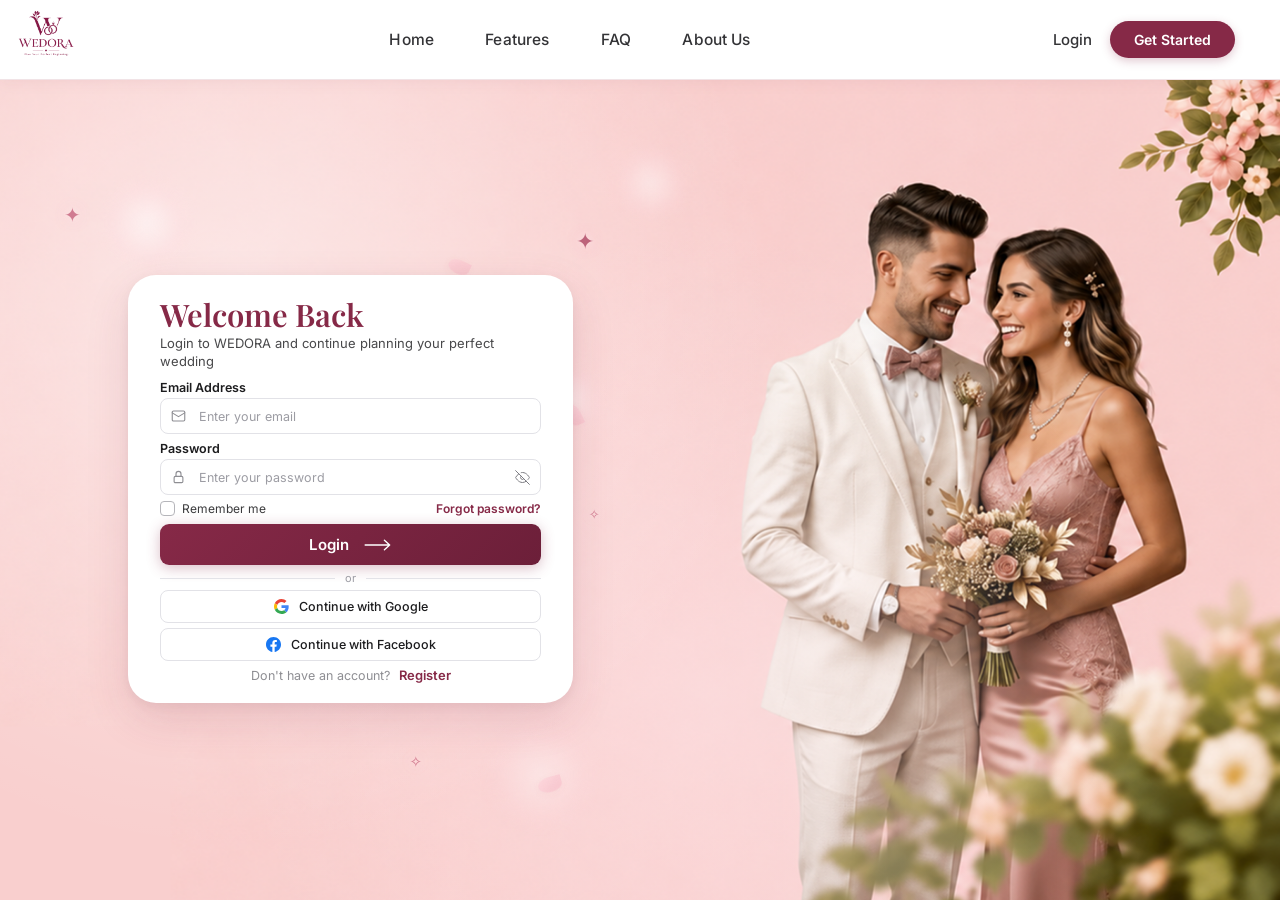
<file: login.html>
<!DOCTYPE html>
<html lang="en">

<head>
  <meta charset="UTF-8">
  <meta name="viewport" content="width=device-width, initial-scale=1">
  <title>Login | WEDORA</title>
  <meta name="description"
    content="Login to your WEDORA account and continue planning your perfect wedding.">

  <link rel="preconnect" href="https://fonts.googleapis.com">
  <link rel="preconnect" href="https://fonts.gstatic.com" crossorigin>
  <link
    href="https://fonts.googleapis.com/css2?family=Inter:wght@400;500;600&family=Playfair+Display:wght@500;600;700&display=swap"
    rel="stylesheet">
  <link rel="stylesheet" href="css/style.css">
  <link rel="stylesheet" href="css/login.css">
</head>

<body>

  <!-- ===== Top Navigation Header ===== -->
  <header class="site-header">
    <a class="brand" href="index.html" aria-label="WEDORA home">
      <img src="images/logo.png" alt="WEDORA - Plan Your Perfect Beginning" width="auto" height="66">
    </a>

    <nav class="main-nav" aria-label="Main">
      <a href="index.html">Home</a>
      <a href="index.html#features">Features</a>
      <a href="index.html#faq">FAQ</a>
      <a href="index.html#about">About Us</a>
    </nav>

    <div class="header-actions">
      <a class="login-link" href="login.html">Login</a>
      <a class="btn-small" href="register.html">Get Started</a>
    </div>
  </header>

  <!-- ===== Hero Section with Couple Background & Floating Login Card ===== -->
  <main class="hero">

    <!-- Background Creative Romantic Elements -->
    <div class="bg-decorations" aria-hidden="true">
      <div class="bokeh b1"></div>
      <div class="bokeh b2"></div>
      <div class="bokeh b3"></div>
      <div class="bokeh b4"></div>
      <div class="bokeh b5"></div>
      <div class="sparkle s1">&#10022;</div>
      <div class="sparkle s2">&#10023;</div>
      <div class="sparkle s3">&#10022;</div>
      <div class="sparkle s4">&#10023;</div>
      <div class="sparkle s5">&#10022;</div>
      <div class="sparkle s6">&#10023;</div>
      <div class="petal p1"></div>
      <div class="petal p2"></div>
      <div class="petal p3"></div>
      <div class="petal p4"></div>
    </div>

    <!-- Floating White Card -->
    <section class="card" aria-labelledby="page-title">
      <h1 class="title" id="page-title">Welcome Back</h1>
      <p class="subtitle">Login to WEDORA and continue planning your perfect wedding</p>

      <form id="loginForm" novalidate>

        <!-- Email Address -->
        <div class="field">
          <label for="email">Email Address</label>
          <div class="input-wrap">
            <svg class="icon" viewBox="0 0 24 24" aria-hidden="true">
              <rect x="2" y="4" width="20" height="16" rx="2" />
              <path d="m22 7-10 6L2 7" />
            </svg>
            <input type="email" id="email" name="email" placeholder="Enter your email" autocomplete="email"
              maxlength="150" aria-describedby="email-error">
          </div>
          <p class="error" id="email-error"></p>
        </div>

        <!-- Password -->
        <div class="field">
          <label for="password">Password</label>
          <div class="input-wrap">
            <svg class="icon" viewBox="0 0 24 24" aria-hidden="true">
              <rect x="5" y="11" width="14" height="10" rx="2" />
              <path d="M8 11V7a4 4 0 0 1 8 0v4" />
            </svg>
            <input type="password" id="password" name="password" placeholder="Enter your password"
              autocomplete="current-password" maxlength="72" aria-describedby="password-error">
            <button type="button" class="toggle-pw" data-target="password" aria-label="Show password"
              aria-pressed="false">
              <svg class="eye-off" viewBox="0 0 24 24" aria-hidden="true">
                <path
                  d="M17.94 17.94A10.07 10.07 0 0 1 12 20c-7 0-11-8-11-8a18.45 18.45 0 0 1 5.06-5.94M9.9 4.24A9.12 9.12 0 0 1 12 4c7 0 11 8 11 8a18.5 18.5 0 0 1-2.16 3.19m-6.72-1.07a3 3 0 1 1-4.24-4.24" />
                <line x1="1" y1="1" x2="23" y2="23" />
              </svg>
              <svg class="eye" viewBox="0 0 24 24" aria-hidden="true">
                <path d="M1 12s4-8 11-8 11 8 11 8-4 8-11 8-11-8-11-8z" />
                <circle cx="12" cy="12" r="3" />
              </svg>
            </button>
          </div>
          <p class="error" id="password-error"></p>
        </div>

        <!-- Remember Me + Forgot Password -->
        <div class="login-extras">
          <label class="remember-wrap">
            <input type="checkbox" id="remember_me" name="remember_me">
            <span class="remember-label">Remember me</span>
          </label>
          <a href="#" class="forgot-link" id="forgotPasswordLink">Forgot password?</a>
        </div>

        <!-- Server / Status Alert -->
        <div class="form-alert" id="formAlert" role="alert" aria-live="polite"></div>

        <!-- Login Button -->
        <button type="submit" class="btn-primary" id="loginBtn">
          <span class="btn-label">Login</span>
          <svg viewBox="0 0 48 24" aria-hidden="true">
            <path d="M2 12h42M35 4l9 8-9 8" />
          </svg>
        </button>
      </form>

      <!-- Divider -->
      <div class="divider"><span>or</span></div>

      <!-- Social Logins -->
      <button type="button" class="btn-social" data-provider="google">
        <svg viewBox="0 0 48 48" aria-hidden="true">
          <path fill="#EA4335"
            d="M24 9.5c3.54 0 6.71 1.22 9.21 3.6l6.85-6.85C35.9 2.38 30.47 0 24 0 14.62 0 6.51 5.38 2.56 13.22l7.98 6.19C12.43 13.72 17.74 9.5 24 9.5z" />
          <path fill="#4285F4"
            d="M46.98 24.55c0-1.57-.15-3.09-.38-4.55H24v9.02h12.94c-.58 2.96-2.26 5.48-4.78 7.18l7.73 6c4.51-4.18 7.09-10.36 7.09-17.65z" />
          <path fill="#FBBC05"
            d="M10.53 28.59c-.48-1.45-.76-2.99-.76-4.59s.27-3.14.76-4.59l-7.98-6.19C.92 16.46 0 20.12 0 24c0 3.88.92 7.54 2.56 10.78l7.97-6.19z" />
          <path fill="#34A853"
            d="M24 48c6.48 0 11.93-2.13 15.89-5.81l-7.73-6c-2.15 1.45-4.92 2.3-8.16 2.3-6.26 0-11.57-4.22-13.47-9.91l-7.98 6.19C6.51 42.62 14.62 48 24 48z" />
        </svg>
        Continue with Google
      </button>

      <button type="button" class="btn-social" data-provider="facebook">
        <svg viewBox="0 0 24 24" aria-hidden="true">
          <path fill="#1877F2"
            d="M24 12.07C24 5.4 18.63 0 12 0S0 5.4 0 12.07C0 18.1 4.39 23.1 10.13 24v-8.44H7.08v-3.49h3.05V9.41c0-3.02 1.8-4.7 4.54-4.7 1.31 0 2.68.24 2.68.24v2.97h-1.51c-1.5 0-1.96.93-1.96 1.89v2.26h3.33l-.53 3.49h-2.8V24C19.61 23.1 24 18.1 24 12.07z" />
        </svg>
        Continue with Facebook
      </button>

      <!-- Register link -->
      <p class="have-account">Don't have an account? <a href="register.html">Register</a></p>
    </section>

  </main>

  <!-- ===== Social Login Modal (Google & Facebook) ===== -->
  <div class="modal-backdrop" id="socialModal" aria-hidden="true">
    <div class="modal-card" role="dialog" aria-modal="true" aria-labelledby="socialModalTitle">
      <div class="modal-header">
        <div class="modal-title-wrap">
          <div class="modal-provider-icon" id="modalProviderIcon"></div>
          <div>
            <h2 class="modal-title" id="socialModalTitle">Continue with Google</h2>
            <p class="modal-subtitle" id="socialModalSubtitle">Choose an account to login to WEDORA</p>
          </div>
        </div>
        <button type="button" class="modal-close" id="closeSocialModal" aria-label="Close dialog">&times;</button>
      </div>

      <div class="modal-body">
        <div class="social-accounts" id="socialAccountsList"></div>

        <div class="social-divider"><span>or use another account</span></div>

        <form id="customSocialForm" class="custom-social-form" novalidate>
          <div class="social-field">
            <label for="social_email">Email Address</label>
            <input type="email" id="social_email" name="social_email" placeholder="Enter your email" required>
          </div>
          <button type="submit" class="btn-social-submit" id="btnSocialSubmit">
            <span class="social-submit-text">Continue with Account</span>
          </button>
        </form>

        <div class="social-alert" id="socialAlert" role="alert"></div>
      </div>

      <div class="modal-footer">
        <p>To continue, <span id="footerProviderName">Google</span> will verify your identity. See our <a href="#">Terms</a> &amp; <a href="#">Privacy Policy</a>.</p>
      </div>
    </div>
  </div>

  <!-- ===== Forgot Password Modal ===== -->
  <div class="modal-backdrop" id="forgotModal" aria-hidden="true">
    <div class="modal-card" role="dialog" aria-modal="true" aria-labelledby="forgotModalTitle">
      <div class="modal-header">
        <div class="modal-title-wrap">
          <div class="modal-provider-icon">
            <svg viewBox="0 0 24 24" width="20" height="20" fill="none" stroke="#862947" stroke-width="2" stroke-linecap="round" stroke-linejoin="round">
              <rect x="5" y="11" width="14" height="10" rx="2"/>
              <path d="M8 11V7a4 4 0 0 1 8 0v4"/>
            </svg>
          </div>
          <div>
            <h2 class="modal-title" id="forgotModalTitle">Reset Password</h2>
            <p class="modal-subtitle">Enter your email to receive a reset link</p>
          </div>
        </div>
        <button type="button" class="modal-close" id="closeForgotModal" aria-label="Close dialog">&times;</button>
      </div>

      <div class="modal-body">
        <form id="forgotForm" class="custom-social-form" novalidate>
          <div class="social-field">
            <label for="forgot_email">Email Address</label>
            <input type="email" id="forgot_email" name="forgot_email" placeholder="Enter your registered email" required>
          </div>
          <button type="submit" class="btn-social-submit" id="btnForgotSubmit">
            <span>Send Reset Link</span>
          </button>
        </form>
        <div class="social-alert" id="forgotAlert" role="alert"></div>
      </div>

      <div class="modal-footer">
        <p>We will send a password reset link to your registered email address.</p>
      </div>
    </div>
  </div>

  <script src="js/login.js"></script>
</body>

</html>
</file>
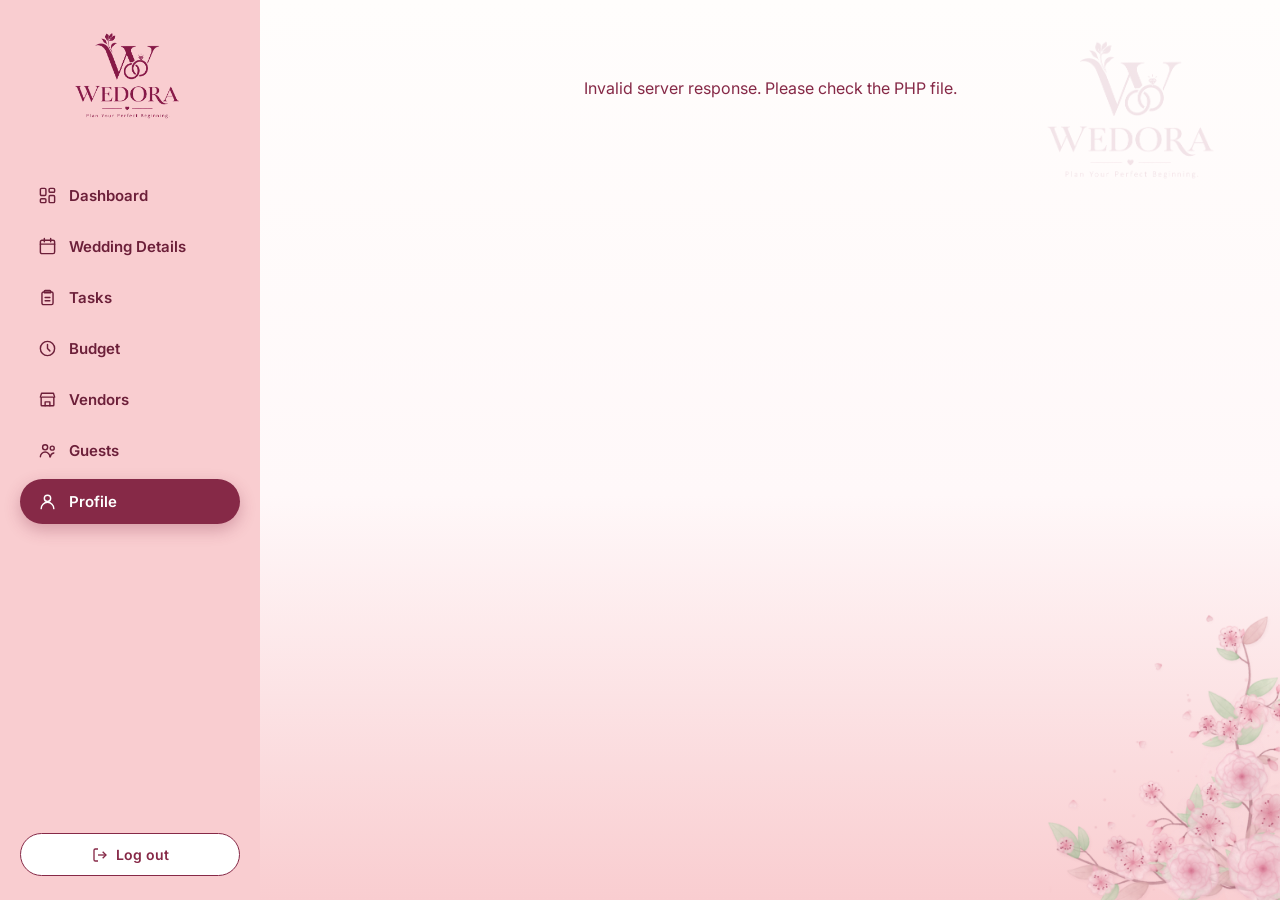
<file: profile.html>
<!DOCTYPE html>
<html lang="en">
<head>
  <meta charset="UTF-8">
  <meta name="viewport" content="width=device-width, initial-scale=1">
  <title>Profile | WEDORA</title>
  <link rel="preconnect" href="https://fonts.googleapis.com">
  <link rel="preconnect" href="https://fonts.gstatic.com" crossorigin>
  <link href="https://fonts.googleapis.com/css2?family=Inter:wght@400;500;600;700&family=Playfair+Display:wght@600;700&display=swap" rel="stylesheet">
  <link rel="stylesheet" href="css/dashboard.css">
  <link rel="stylesheet" href="css/profile.css">
  <link rel="stylesheet" href="css/app-shell.css">
</head>
<body>
  <aside class="sidebar" id="sidebar">
  <div class="sidebar-logo">
    <a href="dashboard.html" aria-label="WEDORA home">
      <img src="images/logo.png" alt="WEDORA - Plan Your Perfect Beginning">
    </a>
  </div>

  <nav class="sidebar-nav" aria-label="Dashboard navigation">
      <a href="dashboard.html" class="nav-item">
        <svg viewBox="0 0 24 24" aria-hidden="true"><rect x="3" y="3" width="7" height="9" rx="1.5"/><rect x="14" y="3" width="7" height="5" rx="1.5"/><rect x="14" y="12" width="7" height="9" rx="1.5"/><rect x="3" y="16" width="7" height="5" rx="1.5"/></svg>
        <span>Dashboard</span>
      </a>
      <a href="wedding-details.html" class="nav-item">
        <svg viewBox="0 0 24 24" aria-hidden="true"><rect x="3" y="4" width="18" height="17" rx="2"/><path d="M8 2v4M16 2v4M3 9h18"/></svg>
        <span>Wedding Details</span>
      </a>
      <a href="tasks.html" class="nav-item">
        <svg viewBox="0 0 24 24" aria-hidden="true"><path d="M9 3h6a1 1 0 0 1 1 1v2H8V4a1 1 0 0 1 1-1z"/><rect x="5" y="5" width="14" height="16" rx="2"/><path d="M9 12h6M9 16h6"/></svg>
        <span>Tasks</span>
      </a>
      <a href="budget.html" class="nav-item">
        <svg viewBox="0 0 24 24" aria-hidden="true"><circle cx="12" cy="12" r="9"/><path d="M12 7v5l3 3"/></svg>
        <span>Budget</span>
      </a>
      <a href="vendors.html" class="nav-item">
        <svg viewBox="0 0 24 24" aria-hidden="true"><path d="M3 9l1.5-5h15L21 9"/><rect x="4" y="9" width="16" height="11" rx="1"/><path d="M9 20v-5h6v5"/></svg>
        <span>Vendors</span>
      </a>
      <a href="guests.html" class="nav-item">
        <svg viewBox="0 0 24 24" aria-hidden="true"><circle cx="9" cy="8" r="3.2"/><path d="M3 20c0-3.3 2.7-6 6-6s6 2.7 6 6"/><circle cx="18" cy="9" r="2.5"/><path d="M15.5 20c.3-2.5 2-4.5 4.5-4.9"/></svg>
        <span>Guests</span>
      </a>
      <a href="profile.html" class="nav-item is-active" aria-current="page">
        <svg viewBox="0 0 24 24" aria-hidden="true"><circle cx="12" cy="8" r="4"/><path d="M4 21c0-4.4 3.6-8 8-8s8 3.6 8 8"/></svg>
        <span>Profile</span>
      </a>
  </nav>

  <div class="sidebar-footer">
    <button type="button" class="btn-logout" id="logoutBtn" title="Log out">
      <svg viewBox="0 0 24 24" aria-hidden="true"><path d="M9 21H5a2 2 0 0 1-2-2V5a2 2 0 0 1 2-2h4"/><path d="M16 17l5-5-5-5"/><path d="M21 12H9"/></svg>
      <span>Log out</span>
    </button>
  </div>
</aside>
  <main class="profile-main">
    <div id="dashStatus" class="dash-status">Loading your profile…</div>
    <section id="dashBody" class="profile-page" style="display:none;">
      <h1>Profile</h1>
      
<div class="profile-layout">
  <section class="profile-photo-column">
    <div class="profile-photo-frame">
      <img id="profilePhoto" src="images/profile-default.png" alt="Profile photo">
    </div>

    <input id="photoInput" type="file"
      accept="image/jpeg,image/png,image/webp" hidden>

    <button type="button" class="profile-photo-btn" id="changePhotoBtn">
      <svg viewBox="0 0 24 24" aria-hidden="true">
        <path d="M4 7h4l1.5-2h5L16 7h4a2 2 0 0 1 2 2v9a2 2 0 0 1-2 2H4a2 2 0 0 1-2-2V9a2 2 0 0 1 2-2Z"/>
        <circle cx="12" cy="13" r="3.5"/>
      </svg>
      Change Photo
    </button>
    <div id="photoStatus" class="photo-status"></div>
    <div class="photo-modal" id="photoModal" hidden>
  <div class="photo-modal-backdrop" id="photoModalBackdrop"></div>

  <section class="photo-modal-dialog"
    role="dialog"
    aria-modal="true"
    aria-labelledby="photoModalTitle">

    <button type="button" class="photo-modal-close"
      id="closePhotoModal" aria-label="Close">×</button>

    <span class="photo-modal-eyebrow">YOUR ACCOUNT</span>
    <h2 id="photoModalTitle">Update Your Photo</h2>
    <p class="photo-modal-description">
      Choose a photo that feels like you.
    </p>

    <div class="photo-preview-frame">
      <img id="photoPreview" src="images/profile-default.png"
        alt="Selected photo preview">
    </div>

    <p class="photo-file-name" id="photoFileName">
      Choose a photo to see its preview
    </p>

    <button type="button" class="photo-choose-btn" id="choosePhotoBtn">
      Choose Photo
    </button>

    <p class="photo-hint">JPG, PNG or WebP · Maximum 5 MB</p>

    <div id="photoModalStatus" class="photo-modal-status"
      role="status"></div>

    <div class="photo-modal-actions">
      <button type="button" class="photo-cancel-btn"
        id="cancelPhotoBtn">Cancel</button>
      <button type="button" class="photo-save-btn"
        id="savePhotoBtn" disabled>Save Photo</button>
    </div>
  </section>
</div>
  </section>

  <section class="profile-form-column">
    <div class="profile-details-card">
      <div class="profile-details-heading">
        <div>
          <span class="profile-eyebrow">YOUR ACCOUNT</span>
          <h2>Personal Details</h2>
          <p>View your profile information below.</p>
        </div>
        <span class="profile-view-icon">♡</span>
      </div>

      <div class="profile-detail-row">
        <span>Full Name</span>
        <strong id="displayFullName">—</strong>
      </div>
      <div class="profile-detail-row">
        <span>Email Address</span>
        <strong id="displayEmail">—</strong>
      </div>
      <div class="profile-detail-row">
        <span>Phone Number</span>
        <strong id="displayPhone">—</strong>
      </div>
      <div class="profile-detail-row">
        <span>Address</span>
        <strong id="displayAddress">—</strong>
      </div>
      <div class="profile-detail-row">
        <span>Date of Birth</span>
        <strong id="displayDateOfBirth">—</strong>
      </div>

      <button type="button" class="profile-edit-btn" id="openEditProfile">
        <span>✎</span> Edit Profile
      </button>
    </div>
  </section>
</div>

<div class="profile-modal" id="profileModal" hidden>
  <div class="profile-modal-backdrop" id="profileModalBackdrop"></div>

  <section class="profile-modal-dialog" role="dialog"
    aria-modal="true" aria-labelledby="editProfileTitle">

    <div class="profile-modal-header">
      <div>
        <span class="profile-eyebrow">YOUR ACCOUNT</span>
        <h2 id="editProfileTitle">Edit Profile</h2>
        <p>Keep your personal details up to date.</p>
      </div>
      <button type="button" class="profile-modal-close"
        id="closeEditProfile" aria-label="Close">×</button>
    </div>

    <form id="profileForm" novalidate>
      <div class="profile-modal-fields">
        <div class="profile-field">
          <label for="fullName">Full Name</label>
          <input id="fullName" name="full_name" type="text"
            autocomplete="name" required>
          <div class="field-error" id="err_full_name"></div>
        </div>

        <div class="profile-field">
          <label for="email">Email Address</label>
          <input id="email" name="email" type="email"
            autocomplete="email" required>
          <div class="field-error" id="err_email"></div>
        </div>

        <div class="profile-field">
          <label for="phone">Phone Number</label>
          <input id="phone" name="phone" type="tel"
            autocomplete="tel" required>
          <div class="field-error" id="err_phone"></div>
        </div>

        <div class="profile-field">
          <label for="address">Address</label>
          <textarea id="address" name="address"
            autocomplete="street-address" rows="2"
            maxlength="255" placeholder="Enter your address"></textarea>
          <div class="field-error" id="err_address"></div>
        </div>

        <div class="profile-field">
          <label for="dateOfBirth">Date of Birth</label>
          <input id="dateOfBirth" name="date_of_birth"
            type="date" autocomplete="bday">
          <div class="field-error" id="err_date_of_birth"></div>
        </div>
      </div>

      <button type="button" class="password-toggle" id="changePasswordBtn">
        Change Password
      </button>

      <div id="profileStatus" class="form-status" role="status"></div>

      <div class="profile-modal-actions">
        <button type="button" class="password-cancel"
          id="cancelEditProfile">Cancel</button>
        <button type="submit" class="profile-save-btn" id="saveProfileBtn">
          Save Changes
        </button>
      </div>
    </form>

    <form id="passwordForm" class="password-form" novalidate hidden>
      <h2>Change Password</h2>

      <div class="profile-field">
        <label for="currentPassword">Current Password</label>
        <input id="currentPassword" name="current_password"
          type="password" autocomplete="current-password">
        <div class="field-error" id="err_current_password"></div>
      </div>

      <div class="profile-field">
        <label for="newPassword">New Password</label>
        <input id="newPassword" name="new_password"
          type="password" autocomplete="new-password">
        <div class="field-error" id="err_new_password"></div>
      </div>

      <div class="profile-field">
        <label for="confirmPassword">Confirm New Password</label>
        <input id="confirmPassword" name="confirm_password"
          type="password" autocomplete="new-password">
        <div class="field-error" id="err_confirm_password"></div>
      </div>

      <div class="password-actions">
        <button type="submit" class="profile-save-btn" id="savePasswordBtn">
          Update Password
        </button>
        <button type="button" class="password-cancel"
          id="cancelPasswordBtn">Cancel</button>
      </div>
      <div id="passwordStatus" class="form-status" role="status"></div>
    </form>
  </section>

</div>
</section>
</main>

<script src="js/profile.js"></script>
</body>
</html>
</file>
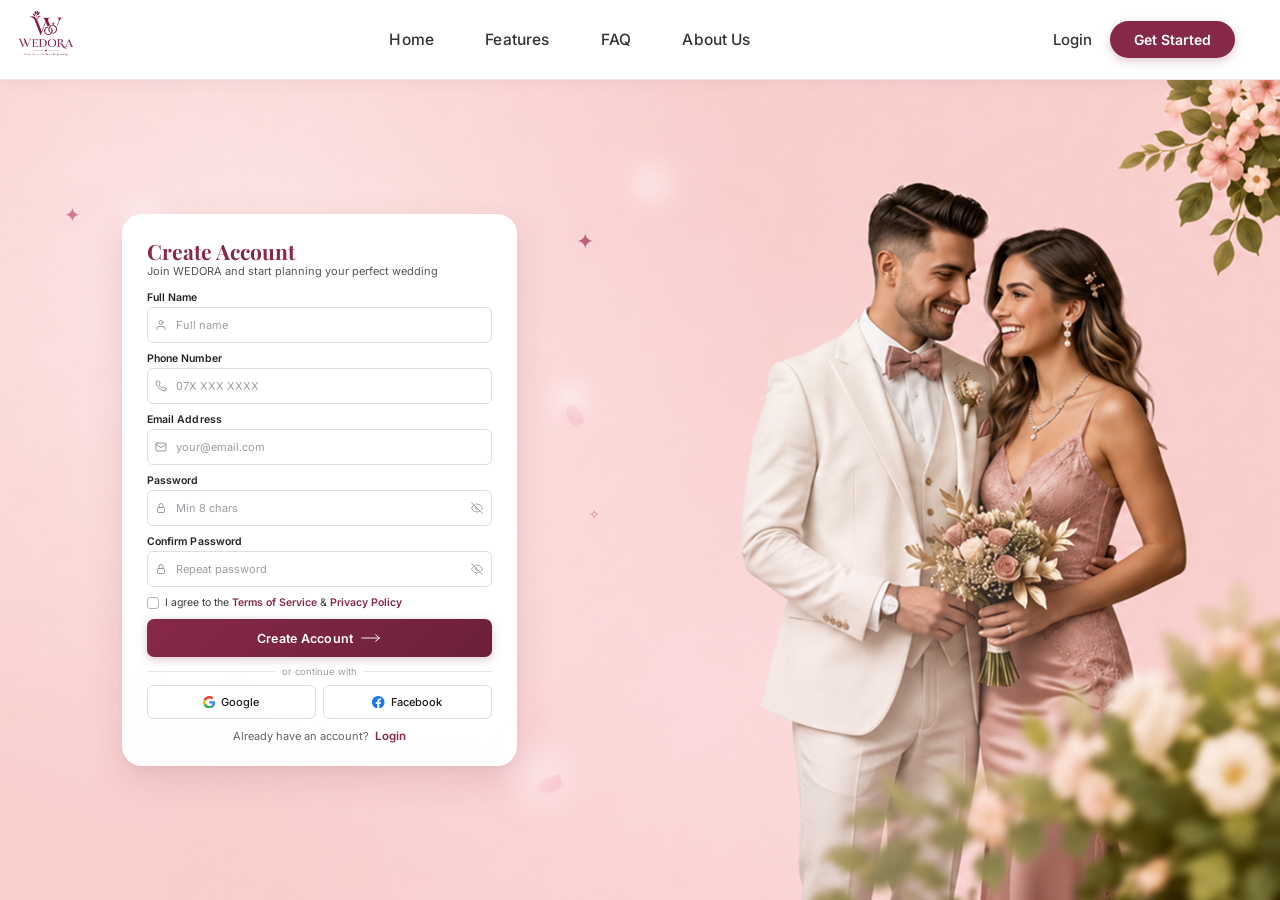
<file: register.html>
<!DOCTYPE html>
<html lang="en">

<head>
  <meta charset="UTF-8">
  <meta name="viewport" content="width=device-width, initial-scale=1">
  <title>Create Account | WEDORA</title>
  <meta name="description"
    content="Join WEDORA and start planning your perfect wedding. Create your free account today.">

  <link rel="preconnect" href="https://fonts.googleapis.com">
  <link rel="preconnect" href="https://fonts.gstatic.com" crossorigin>
  <link
    href="https://fonts.googleapis.com/css2?family=Inter:wght@400;500;600&family=Playfair+Display:wght@500;600;700&display=swap"
    rel="stylesheet">
  <link rel="stylesheet" href="css/style.css">
  <link rel="stylesheet" href="css/register.css?v=6.3">
  <style>
    /* Ultra-compact stacked single-column layout */
    body.register-page .hero {
      display: flex;
      align-items: center;
      overflow: hidden;
    }
    .card.register-card {
      width: 100%;
      max-width: 395px;
      background: rgba(255, 255, 255, 0.98);
      border-radius: 20px;
      border: 1px solid rgba(255, 255, 255, 0.9);
      box-shadow: 0 14px 36px rgba(134, 41, 71, 0.14), 0 3px 10px rgba(0, 0, 0, 0.04);
      backdrop-filter: blur(16px);
      -webkit-backdrop-filter: blur(16px);
      padding: 24px 24px 22px;
      margin-left: clamp(20px, 4.5vw, 65px);
      margin-top: 0;
      flex-shrink: 0;
      position: relative;
      z-index: 2;
    }
    .register-card .card-header {
      text-align: left;
      margin-bottom: 12px;
    }
    .register-card .title {
      font-family: var(--font-display);
      font-size: 21px;
      font-weight: 700;
      color: #862947;
      line-height: 1.15;
      margin-bottom: 2px;
    }
    .register-card .subtitle {
      font-size: 11px;
      color: #555558;
      line-height: 1.25;
      margin-bottom: 0;
    }
    .register-card form {
      width: 100%;
    }
    .register-card .field {
      width: 100%;
      margin-top: 9px;
    }
    .register-card form > .field:first-child {
      margin-top: 0;
    }
    .register-card .field label {
      display: block;
      font-size: 10.5px;
      font-weight: 600;
      color: #222225;
      margin-bottom: 3px;
      letter-spacing: 0.01em;
    }
    .register-card .input-wrap {
      position: relative;
      display: flex;
      align-items: center;
    }
    .register-card .input-wrap input {
      width: 100%;
      height: 36px;
      padding: 0 28px 0 28px;
      font-family: var(--font-body);
      font-size: 11.5px;
      color: #1c1c1e;
      background: #ffffff;
      border: 1.1px solid #dedee3;
      border-radius: 6px;
      transition: border-color 0.15s, box-shadow 0.15s;
      box-sizing: border-box;
    }
    .register-card .input-wrap input::placeholder {
      color: #9c9ca3;
      font-size: 11px;
    }
    .register-card .input-wrap input:hover {
      border-color: #bfa1ad;
    }
    .register-card .input-wrap input:focus {
      outline: none;
      border-color: #862947;
      box-shadow: 0 0 0 2px rgba(134, 41, 71, 0.12);
    }
    .register-card .input-wrap input[aria-invalid="true"] {
      border-color: #b3261e;
    }
    .register-card .icon {
      position: absolute;
      left: 8px;
      top: 50%;
      transform: translateY(-50%);
      width: 12px;
      height: 12px;
      fill: none;
      stroke: #8e8e93;
      stroke-width: 1.8;
      stroke-linecap: round;
      stroke-linejoin: round;
      pointer-events: none;
    }
    .register-card .toggle-pw {
      position: absolute;
      right: 4px;
      top: 50%;
      transform: translateY(-50%);
      width: 22px;
      height: 22px;
      display: grid;
      place-items: center;
      background: none;
      border: 0;
      border-radius: 4px;
      cursor: pointer;
      padding: 0;
    }
    .register-card .toggle-pw svg {
      width: 12px;
      height: 12px;
      fill: none;
      stroke: #8e8e93;
      stroke-width: 1.6;
      stroke-linecap: round;
      stroke-linejoin: round;
    }
    .register-card .toggle-pw:hover svg {
      stroke: #862947;
    }
    .register-card .toggle-pw .eye {
      display: none;
    }
    .register-card .toggle-pw[aria-pressed="true"] .eye {
      display: block;
    }
    .register-card .toggle-pw[aria-pressed="true"] .eye-off {
      display: none;
    }
    .register-card .error {
      margin: 1px 0 0 2px;
      font-size: 9.5px;
      line-height: 1.1;
      color: #b3261e;
    }
    .register-card .error:empty {
      display: none;
    }
    .register-card .terms {
      display: flex;
      align-items: center;
      gap: 6px;
      margin-top: 10px;
      font-size: 10.5px;
    }
    .register-card .terms label {
      cursor: pointer;
      color: #3a3a3c;
      line-height: 1.2;
    }
    .register-card .terms a {
      color: #862947;
      text-decoration: none;
      font-weight: 600;
    }
    .register-card .terms a:hover {
      text-decoration: underline;
    }
    .register-card .terms input {
      appearance: none;
      -webkit-appearance: none;
      flex: none;
      width: 12.5px;
      height: 12.5px;
      margin: 0;
      background: #ffffff;
      border: 1.1px solid #b5b5ba;
      border-radius: 3px;
      cursor: pointer;
      display: grid;
      place-content: center;
      transition: background 0.12s, border-color 0.12s;
    }
    .register-card .terms input::after {
      content: '';
      width: 6px;
      height: 3px;
      margin-top: -2px;
      border-left: 1.6px solid #ffffff;
      border-bottom: 1.6px solid #ffffff;
      transform: rotate(-45deg) scale(0);
      transition: transform 0.12s;
    }
    .register-card .terms input:checked {
      background: #862947;
      border-color: #862947;
    }
    .register-card .terms input:checked::after {
      transform: rotate(-45deg) scale(1);
    }
    .register-card .terms-error {
      margin-left: 2px;
    }
    .register-card .form-alert {
      margin-top: 3px;
      padding: 3px 6px;
      border-radius: 4px;
      font-size: 10px;
      line-height: 1.2;
    }
    .register-card .form-alert:empty {
      display: none;
    }
    .register-card .form-alert.is-error {
      background: #fdecea;
      color: #b3261e;
      border: 1px solid #f3c4bf;
    }
    .register-card .form-alert.is-success {
      background: #e8f5ee;
      color: #1f7a4d;
      border: 1px solid #b9e0c9;
    }
    .register-card .btn-primary {
      width: 100%;
      height: 38px;
      margin-top: 10px;
      display: flex;
      align-items: center;
      justify-content: center;
      gap: 8px;
      font-family: var(--font-body);
      font-size: 12.5px;
      font-weight: 600;
      letter-spacing: 0.02em;
      color: #ffffff;
      background: linear-gradient(135deg, #862947 0%, #6d2038 100%);
      border: none;
      border-radius: 7px;
      cursor: pointer;
      transition: transform 0.14s, box-shadow 0.14s, filter 0.14s;
      box-shadow: 0 2.5px 10px rgba(134, 41, 71, 0.25);
    }
    .register-card .btn-primary svg {
      width: 20px;
      height: 10px;
      fill: none;
      stroke: #ffffff;
      stroke-width: 2.2;
      stroke-linecap: round;
      stroke-linejoin: round;
    }
    .register-card .btn-primary:hover {
      transform: translateY(-1px);
      box-shadow: 0 4px 13px rgba(134, 41, 71, 0.32);
      filter: brightness(1.06);
    }
    .register-card .divider {
      display: flex;
      align-items: center;
      gap: 7px;
      margin: 9px 0 8px;
      font-size: 9.5px;
      color: #9c9ca3;
    }
    .register-card .divider::before,
    .register-card .divider::after {
      content: '';
      flex: 1;
      height: 1px;
      background: #e5e5ea;
    }
    .register-card .social-row {
      display: grid;
      grid-template-columns: 1fr 1fr;
      gap: 7px;
    }
    .register-card .btn-social {
      width: 100%;
      height: 34px;
      margin-bottom: 0;
      display: flex;
      align-items: center;
      justify-content: center;
      gap: 6px;
      font-family: var(--font-body);
      font-size: 11px;
      font-weight: 500;
      color: #1c1c1e;
      background: #ffffff;
      border: 1.1px solid #dedee3;
      border-radius: 6px;
      cursor: pointer;
      transition: background 0.14s, border-color 0.14s, transform 0.1s;
    }
    .register-card .btn-social svg {
      width: 12.5px;
      height: 12.5px;
      flex-shrink: 0;
    }
    .register-card .btn-social:hover {
      background: #fdf6f8;
      border-color: #862947;
      transform: translateY(-1px);
    }
    .register-card .have-account {
      margin-top: 10px;
      text-align: center;
      font-size: 11px;
      color: #636366;
    }
    .register-card .have-account a {
      margin-left: 3px;
      font-size: 11.5px;
      font-weight: 600;
      color: #862947;
      text-decoration: none;
    }
    .register-card .have-account a:hover {
      text-decoration: underline;
    }
    @media (max-width: 860px) {
      body.register-page, body.register-page html {
        overflow: auto !important;
      }
      body.register-page .hero {
        overflow: visible !important;
        min-height: auto;
        padding: 20px 16px;
      }
      .card.register-card {
        max-width: 380px;
        margin: 12px auto;
        padding: 14px 18px 12px;
      }
    }
    @media (max-width: 420px) {
      .card.register-card {
        padding: 12px 14px 10px;
      }
      .register-card .social-row {
        grid-template-columns: 1fr;
        gap: 5px;
      }
    }
  </style>
</head>

<body class="register-page">

  <!-- ===== Top Navigation Header ===== -->
  <header class="site-header">
    <a class="brand" href="index.html" aria-label="WEDORA home">
      <img src="images/logo.png" alt="WEDORA - Plan Your Perfect Beginning" width="auto" height="66">
    </a>

    <nav class="main-nav" aria-label="Main">
      <a href="index.html">Home</a>
      <a href="index.html#features">Features</a>
      <a href="index.html#faq">FAQ</a>
      <a href="index.html#about">About Us</a>
    </nav>

    <div class="header-actions">
      <a class="login-link" href="login.html">Login</a>
      <a class="btn-small" href="register.html">Get Started</a>
    </div>
  </header>

  <!-- ===== Hero Section with Couple Background & Floating Popup Card ===== -->
  <main class="hero">

    <!-- Background Creative Romantic Elements (fairy lights, sparkles, bokeh) -->
    <div class="bg-decorations" aria-hidden="true">
      <div class="bokeh b1"></div>
      <div class="bokeh b2"></div>
      <div class="bokeh b3"></div>
      <div class="bokeh b4"></div>
      <div class="bokeh b5"></div>
      <div class="sparkle s1">✦</div>
      <div class="sparkle s2">✧</div>
      <div class="sparkle s3">✦</div>
      <div class="sparkle s4">✧</div>
      <div class="sparkle s5">✦</div>
      <div class="sparkle s6">✧</div>
      <div class="petal p1"></div>
      <div class="petal p2"></div>
      <div class="petal p3"></div>
      <div class="petal p4"></div>
    </div>

    <!-- Floating White Popup Card -->
    <section class="card register-card" aria-labelledby="page-title">
      <div class="card-header">
        <h1 class="title" id="page-title">Create Account</h1>
        <p class="subtitle">Join WEDORA and start planning your perfect wedding</p>
      </div>

      <form id="registerForm" novalidate>
        <!-- 1. Full Name -->
        <div class="field">
          <label for="full_name">Full Name</label>
          <div class="input-wrap">
            <svg class="icon" viewBox="0 0 24 24" aria-hidden="true">
              <path d="M20 21v-2a4 4 0 0 0-4-4H8a4 4 0 0 0-4 4v2" />
              <circle cx="12" cy="7" r="4" />
            </svg>
            <input type="text" id="full_name" name="full_name" placeholder="Full name" autocomplete="name"
              maxlength="100" aria-describedby="full_name-error">
          </div>
          <p class="error" id="full_name-error"></p>
        </div>

        <!-- 2. Phone Number -->
        <div class="field">
          <label for="phone">Phone Number</label>
          <div class="input-wrap">
            <svg class="icon" viewBox="0 0 24 24" aria-hidden="true">
              <path d="M22 16.92v3a2 2 0 0 1-2.18 2 19.79 19.79 0 0 1-8.63-3.07 19.5 19.5 0 0 1-6-6 19.79 19.79 0 0 1-3.07-8.67A2 2 0 0 1 4.11 2h3a2 2 0 0 1 2 1.72c.13.96.36 1.9.7 2.81a2 2 0 0 1-.45 2.11L8.09 9.91a16 16 0 0 0 6 6l1.27-1.27a2 2 0 0 1 2.11-.45c.91.34 1.85.57 2.81.7A2 2 0 0 1 22 16.92z" />
            </svg>
            <input type="tel" id="phone" name="phone" placeholder="07X XXX XXXX" autocomplete="tel"
              maxlength="20" aria-describedby="phone-error">
          </div>
          <p class="error" id="phone-error"></p>
        </div>

        <!-- 3. Email Address -->
        <div class="field">
          <label for="email">Email Address</label>
          <div class="input-wrap">
            <svg class="icon" viewBox="0 0 24 24" aria-hidden="true">
              <rect x="2" y="4" width="20" height="16" rx="2" />
              <path d="m22 7-10 6L2 7" />
            </svg>
            <input type="email" id="email" name="email" placeholder="your@email.com" autocomplete="email"
              maxlength="150" aria-describedby="email-error">
          </div>
          <p class="error" id="email-error"></p>
        </div>

        <!-- 4. Password -->
        <div class="field">
          <label for="password">Password</label>
          <div class="input-wrap">
            <svg class="icon" viewBox="0 0 24 24" aria-hidden="true">
              <rect x="5" y="11" width="14" height="10" rx="2" />
              <path d="M8 11V7a4 4 0 0 1 8 0v4" />
            </svg>
            <input type="password" id="password" name="password" placeholder="Min 8 chars"
              autocomplete="new-password" maxlength="72" aria-describedby="password-error">
            <button type="button" class="toggle-pw" data-target="password" aria-label="Show password" aria-pressed="false">
              <svg class="eye-off" viewBox="0 0 24 24" aria-hidden="true">
                <path d="M17.94 17.94A10.07 10.07 0 0 1 12 20c-7 0-11-8-11-8a18.45 18.45 0 0 1 5.06-5.94M9.9 4.24A9.12 9.12 0 0 1 12 4c7 0 11 8 11 8a18.5 18.5 0 0 1-2.16 3.19m-6.72-1.07a3 3 0 1 1-4.24-4.24" />
                <line x1="1" y1="1" x2="23" y2="23" />
              </svg>
              <svg class="eye" viewBox="0 0 24 24" aria-hidden="true">
                <path d="M1 12s4-8 11-8 11 8 11 8-4 8-11 8-11-8-11-8z" />
                <circle cx="12" cy="12" r="3" />
              </svg>
            </button>
          </div>
          <p class="error" id="password-error"></p>
        </div>

        <!-- 5. Confirm Password -->
        <div class="field">
          <label for="confirm_password">Confirm Password</label>
          <div class="input-wrap">
            <svg class="icon" viewBox="0 0 24 24" aria-hidden="true">
              <rect x="5" y="11" width="14" height="10" rx="2" />
              <path d="M8 11V7a4 4 0 0 1 8 0v4" />
            </svg>
            <input type="password" id="confirm_password" name="confirm_password" placeholder="Repeat password"
              autocomplete="new-password" maxlength="72" aria-describedby="confirm_password-error">
            <button type="button" class="toggle-pw" data-target="confirm_password" aria-label="Show password" aria-pressed="false">
              <svg class="eye-off" viewBox="0 0 24 24" aria-hidden="true">
                <path d="M17.94 17.94A10.07 10.07 0 0 1 12 20c-7 0-11-8-11-8a18.45 18.45 0 0 1 5.06-5.94M9.9 4.24A9.12 9.12 0 0 1 12 4c7 0 11 8 11 8a18.5 18.5 0 0 1-2.16 3.19m-6.72-1.07a3 3 0 1 1-4.24-4.24" />
                <line x1="1" y1="1" x2="23" y2="23" />
              </svg>
              <svg class="eye" viewBox="0 0 24 24" aria-hidden="true">
                <path d="M1 12s4-8 11-8 11 8 11 8-4 8-11 8-11-8-11-8z" />
                <circle cx="12" cy="12" r="3" />
              </svg>
            </button>
          </div>
          <p class="error" id="confirm_password-error"></p>
        </div>

        <!-- Terms -->  
        <div class="terms">
          <input type="checkbox" id="terms" name="terms" value="1" aria-describedby="terms-error">
          <label for="terms">I agree to the <a href="#">Terms of Service</a> &amp; <a href="#">Privacy Policy</a></label>
        </div>
        <p class="error terms-error" id="terms-error"></p>

        <!-- Alert -->
        <div class="form-alert" id="formAlert" role="alert" aria-live="polite"></div>

        <!-- Submit -->
        <button type="submit" class="btn-primary" id="registerBtn">
          <span class="btn-label">Create Account</span>
          <svg viewBox="0 0 48 24" aria-hidden="true"><path d="M2 12h42M35 4l9 8-9 8" /></svg>
        </button>
      </form>

      <!-- Divider -->
      <div class="divider"><span>or continue with</span></div>

      <!-- Social Logins Side-by-Side in 2 columns -->
      <div class="social-row">
        <button type="button" class="btn-social" data-provider="google">
          <svg viewBox="0 0 48 48" aria-hidden="true">
            <path fill="#EA4335"
              d="M24 9.5c3.54 0 6.71 1.22 9.21 3.6l6.85-6.85C35.9 2.38 30.47 0 24 0 14.62 0 6.51 5.38 2.56 13.22l7.98 6.19C12.43 13.72 17.74 9.5 24 9.5z" />
            <path fill="#4285F4"
              d="M46.98 24.55c0-1.57-.15-3.09-.38-4.55H24v9.02h12.94c-.58 2.96-2.26 5.48-4.78 7.18l7.73 6c4.51-4.18 7.09-10.36 7.09-17.65z" />
            <path fill="#FBBC05"
              d="M10.53 28.59c-.48-1.45-.76-2.99-.76-4.59s.27-3.14.76-4.59l-7.98-6.19C.92 16.46 0 20.12 0 24c0 3.88.92 7.54 2.56 10.78l7.97-6.19z" />
            <path fill="#34A853"
              d="M24 48c6.48 0 11.93-2.13 15.89-5.81l-7.73-6c-2.15 1.45-4.92 2.3-8.16 2.3-6.26 0-11.57-4.22-13.47-9.91l-7.98 6.19C6.51 42.62 14.62 48 24 48z" />
          </svg>
          <span>Google</span>
        </button>

        <button type="button" class="btn-social" data-provider="facebook">
          <svg viewBox="0 0 24 24" aria-hidden="true">
            <path fill="#1877F2"
              d="M24 12.07C24 5.4 18.63 0 12 0S0 5.4 0 12.07C0 18.1 4.39 23.1 10.13 24v-8.44H7.08v-3.49h3.05V9.41c0-3.02 1.8-4.7 4.54-4.7 1.31 0 2.68.24 2.68.24v2.97h-1.51c-1.5 0-1.96.93-1.96 1.89v2.26h3.33l-.53 3.49h-2.8V24C19.61 23.1 24 18.1 24 12.07z" />
          </svg>
          <span>Facebook</span>
        </button>
      </div>

      <!-- Sign In link -->
      <p class="have-account">Already have an account? <a href="login.html">Login</a></p>
    </section>

  </main>

  <!-- ===== Social Register Modal (Google & Facebook) ===== -->
  <div class="modal-backdrop" id="socialModal" aria-hidden="true">
    <div class="modal-card" role="dialog" aria-modal="true" aria-labelledby="socialModalTitle">
      <div class="modal-header">
        <div class="modal-title-wrap">
          <div class="modal-provider-icon" id="modalProviderIcon"></div>
          <div>
            <h2 class="modal-title" id="socialModalTitle">Continue with Google</h2>
            <p class="modal-subtitle" id="socialModalSubtitle">Choose an account to register with WEDORA</p>
          </div>
        </div>
        <button type="button" class="modal-close" id="closeSocialModal" aria-label="Close dialog">&times;</button>
      </div>

      <div class="modal-body">
        <!-- Quick Account Picker -->
        <div class="social-accounts" id="socialAccountsList"></div>

        <div class="social-divider"><span>or use another account</span></div>

        <!-- Custom Social Register Form -->
        <form id="customSocialForm" class="custom-social-form" novalidate>
          <div class="social-field">
            <label for="social_full_name">Your Name</label>
            <input type="text" id="social_full_name" name="social_full_name" placeholder="Enter your full name" required>
          </div>
          <div class="social-field">
            <label for="social_email">Email Address</label>
            <input type="email" id="social_email" name="social_email" placeholder="Enter your email" required>
          </div>
          <button type="submit" class="btn-social-submit" id="btnSocialSubmit">
            <span class="social-submit-text">Continue with Account</span>
          </button>
        </form>

        <div class="social-alert" id="socialAlert" role="alert"></div>
      </div>

      <div class="modal-footer">
        <p>To continue, <span id="footerProviderName">Google</span> will share your name and email with WEDORA. See our <a href="#">Terms</a> & <a href="#">Privacy Policy</a>.</p>
      </div>
    </div>
  </div>

  <script src="js/register.js"></script>
</body>

</html>
</file>
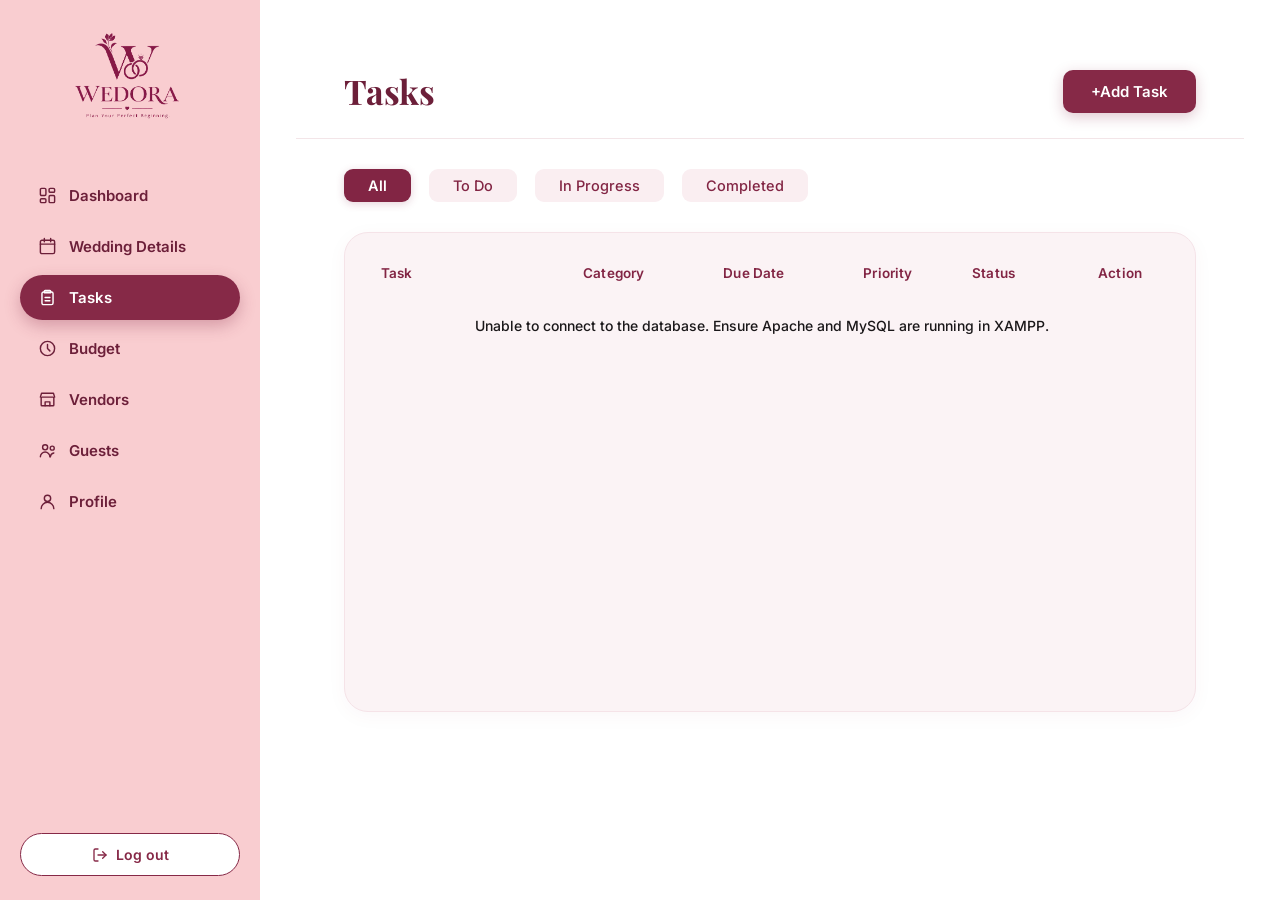
<file: tasks.html>
<!DOCTYPE html>
<html lang="en">

<head>
  <meta charset="UTF-8">
  <meta name="viewport" content="width=device-width, initial-scale=1.0">
  <title>Tasks | WEDORA</title>
  <meta name="description" content="Plan and track your wedding tasks effortlessly with WEDORA.">

  <!-- Google Fonts: Inter & Playfair Display -->
  <link rel="preconnect" href="https://fonts.googleapis.com">
  <link rel="preconnect" href="https://fonts.gstatic.com" crossorigin>
  <link
    href="https://fonts.googleapis.com/css2?family=Inter:wght@400;500;600;700&family=Playfair+Display:wght@600;700&display=swap"
    rel="stylesheet">

  <!-- Custom CSS -->
  <link rel="stylesheet" href="css/tasks.css">
  <link rel="stylesheet" href="css/app-shell.css">
</head>

<body>
  <div class="app-container">

    <aside class="sidebar" id="sidebar">
  <div class="sidebar-logo">
    <a href="dashboard.html" aria-label="WEDORA home">
      <img src="images/logo.png" alt="WEDORA - Plan Your Perfect Beginning">
    </a>
  </div>

  <nav class="sidebar-nav" aria-label="Dashboard navigation">
      <a href="dashboard.html" class="nav-item">
        <svg viewBox="0 0 24 24" aria-hidden="true"><rect x="3" y="3" width="7" height="9" rx="1.5"/><rect x="14" y="3" width="7" height="5" rx="1.5"/><rect x="14" y="12" width="7" height="9" rx="1.5"/><rect x="3" y="16" width="7" height="5" rx="1.5"/></svg>
        <span>Dashboard</span>
      </a>
      <a href="wedding-details.html" class="nav-item">
        <svg viewBox="0 0 24 24" aria-hidden="true"><rect x="3" y="4" width="18" height="17" rx="2"/><path d="M8 2v4M16 2v4M3 9h18"/></svg>
        <span>Wedding Details</span>
      </a>
      <a href="tasks.html" class="nav-item is-active" aria-current="page">
        <svg viewBox="0 0 24 24" aria-hidden="true"><path d="M9 3h6a1 1 0 0 1 1 1v2H8V4a1 1 0 0 1 1-1z"/><rect x="5" y="5" width="14" height="16" rx="2"/><path d="M9 12h6M9 16h6"/></svg>
        <span>Tasks</span>
      </a>
      <a href="budget.html" class="nav-item">
        <svg viewBox="0 0 24 24" aria-hidden="true"><circle cx="12" cy="12" r="9"/><path d="M12 7v5l3 3"/></svg>
        <span>Budget</span>
      </a>
      <a href="vendors.html" class="nav-item">
        <svg viewBox="0 0 24 24" aria-hidden="true"><path d="M3 9l1.5-5h15L21 9"/><rect x="4" y="9" width="16" height="11" rx="1"/><path d="M9 20v-5h6v5"/></svg>
        <span>Vendors</span>
      </a>
      <a href="guests.html" class="nav-item">
        <svg viewBox="0 0 24 24" aria-hidden="true"><circle cx="9" cy="8" r="3.2"/><path d="M3 20c0-3.3 2.7-6 6-6s6 2.7 6 6"/><circle cx="18" cy="9" r="2.5"/><path d="M15.5 20c.3-2.5 2-4.5 4.5-4.9"/></svg>
        <span>Guests</span>
      </a>
      <a href="profile.html" class="nav-item">
        <svg viewBox="0 0 24 24" aria-hidden="true"><circle cx="12" cy="8" r="4"/><path d="M4 21c0-4.4 3.6-8 8-8s8 3.6 8 8"/></svg>
        <span>Profile</span>
      </a>
  </nav>

  <div class="sidebar-footer">
    <button type="button" class="btn-logout" id="logoutBtn" title="Log out">
      <svg viewBox="0 0 24 24" aria-hidden="true"><path d="M9 21H5a2 2 0 0 1-2-2V5a2 2 0 0 1 2-2h4"/><path d="M16 17l5-5-5-5"/><path d="M21 12H9"/></svg>
      <span>Log out</span>
    </button>
  </div>
</aside>

    <!-- ==========================================================
         MAIN CONTENT AREA
         ========================================================== -->
    <main class="main-wrapper">
      
      <!-- Top Section: Header & +Add Task Button -->
      <header class="main-header">
        <h1 class="page-heading">Tasks</h1>
        <button type="button" class="btn-add-task" id="openAddModalBtn">
          <span>+Add Task</span>
        </button>
      </header>

      <!-- Full-Width Divider -->
      <div class="header-divider" aria-hidden="true"></div>

      <!-- Main Body: Filter Tabs & Tasks Table Card -->
      <section class="main-body">
        
        <!-- Filter Tabs -->
        <div class="filter-bar" role="tablist" aria-label="Task status filters">
          <button type="button" class="filter-tab active" data-filter="All" role="tab" aria-selected="true">All</button>
          <button type="button" class="filter-tab" data-filter="To Do" role="tab" aria-selected="false">To Do</button>
          <button type="button" class="filter-tab" data-filter="In Progress" role="tab" aria-selected="false">In Progress</button>
          <button type="button" class="filter-tab" data-filter="Completed" role="tab" aria-selected="false">Completed</button>
        </div>

        <!-- Rounded Tasks Table Container Card -->
        <div class="tasks-card">
          <div class="tasks-table-wrapper">
            <table class="tasks-table" id="tasksTable">
              <thead>
                <tr>
                  <th scope="col" style="width: 26%;">Task</th>
                  <th scope="col" style="width: 18%;">Category</th>
                  <th scope="col" style="width: 18%;">Due Date</th>
                  <th scope="col" style="width: 14%;">Priority</th>
                  <th scope="col" style="width: 14%;">Status</th>
                  <th scope="col" style="width: 10%;">Action</th>
                </tr>
              </thead>
              <tbody id="tasksTableBody">
                <!-- Dynamically populated via js/tasks.js -->
                <tr>
                  <td colspan="6" class="loading-row">
                    <div class="loading-spinner"></div>
                    <p>Loading tasks…</p>
                  </td>
                </tr>
              </tbody>
            </table>
          </div>
        </div>

      </section>

    </main>

  </div>

  <!-- ==========================================================
       MODAL: ADD / EDIT TASK
       ========================================================== -->
  <div class="modal-overlay" id="taskModal" aria-hidden="true" role="dialog" aria-labelledby="modalTitle">
    <div class="modal-container">
      <div class="modal-header">
        <h2 class="modal-title" id="modalTitle">Add New Task</h2>
        <button type="button" class="modal-close" id="closeModalBtn" aria-label="Close dialog">&times;</button>
      </div>

      <form id="taskForm" class="modal-form" novalidate>
        <input type="hidden" id="taskId" name="id" value="">

        <!-- Task Title -->
        <div class="form-group">
          <label for="taskTitle">Task Title *</label>
          <input type="text" id="taskTitle" name="title" placeholder="e.g. Order Wedding Cake" required maxlength="200">
        </div>

        <!-- Category & Due Date -->
        <div class="form-row">
          <div class="form-group">
            <label for="taskCategory">Category</label>
            <input type="text" id="taskCategory" name="category" list="categoryOptions" placeholder="e.g. Food, Venue" required>
            <datalist id="categoryOptions">
              <option value="Venue"></option>
              <option value="Photography"></option>
              <option value="Food"></option>
              <option value="Stationery"></option>
              <option value="Attire"></option>
              <option value="Entertainment"></option>
              <option value="Decoration"></option>
              <option value="General"></option>
            </datalist>
          </div>

          <div class="form-group">
            <label for="taskDueDate">Due Date</label>
            <input type="date" id="taskDueDate" name="due_date">
          </div>
        </div>

        <!-- Priority & Status -->
        <div class="form-row">
          <div class="form-group">
            <label for="taskPriority">Priority</label>
            <select id="taskPriority" name="priority">
              <option value="Low">Low</option>
              <option value="Medium" selected>Medium</option>
              <option value="High">High</option>
            </select>
          </div>

          <div class="form-group">
            <label for="taskStatus">Status</label>
            <select id="taskStatus" name="status">
              <option value="To Do" selected>To Do</option>
              <option value="In Progress">In Progress</option>
              <option value="Completed">Completed</option>
            </select>
          </div>
        </div>

        <!-- Notes (optional) -->
        <div class="form-group">
          <label for="taskNotes">Notes / Description (optional)</label>
          <textarea id="taskNotes" name="notes" rows="3" placeholder="Add any details or vendor contact..."></textarea>
        </div>

        <!-- Form Actions -->
        <div class="form-actions">
          <button type="button" class="btn-modal-cancel" id="cancelModalBtn">Cancel</button>
          <button type="submit" class="btn-modal-submit" id="saveTaskBtn">Save Task</button>
        </div>
      </form>
    </div>
  </div>

  <!-- Toast Message -->
  <div class="toast-msg" id="toastMsg" role="status" aria-live="polite"></div>

  <!-- Main JavaScript File -->
  <script src="js/tasks.js"></script>
</body>

</html>
</file>
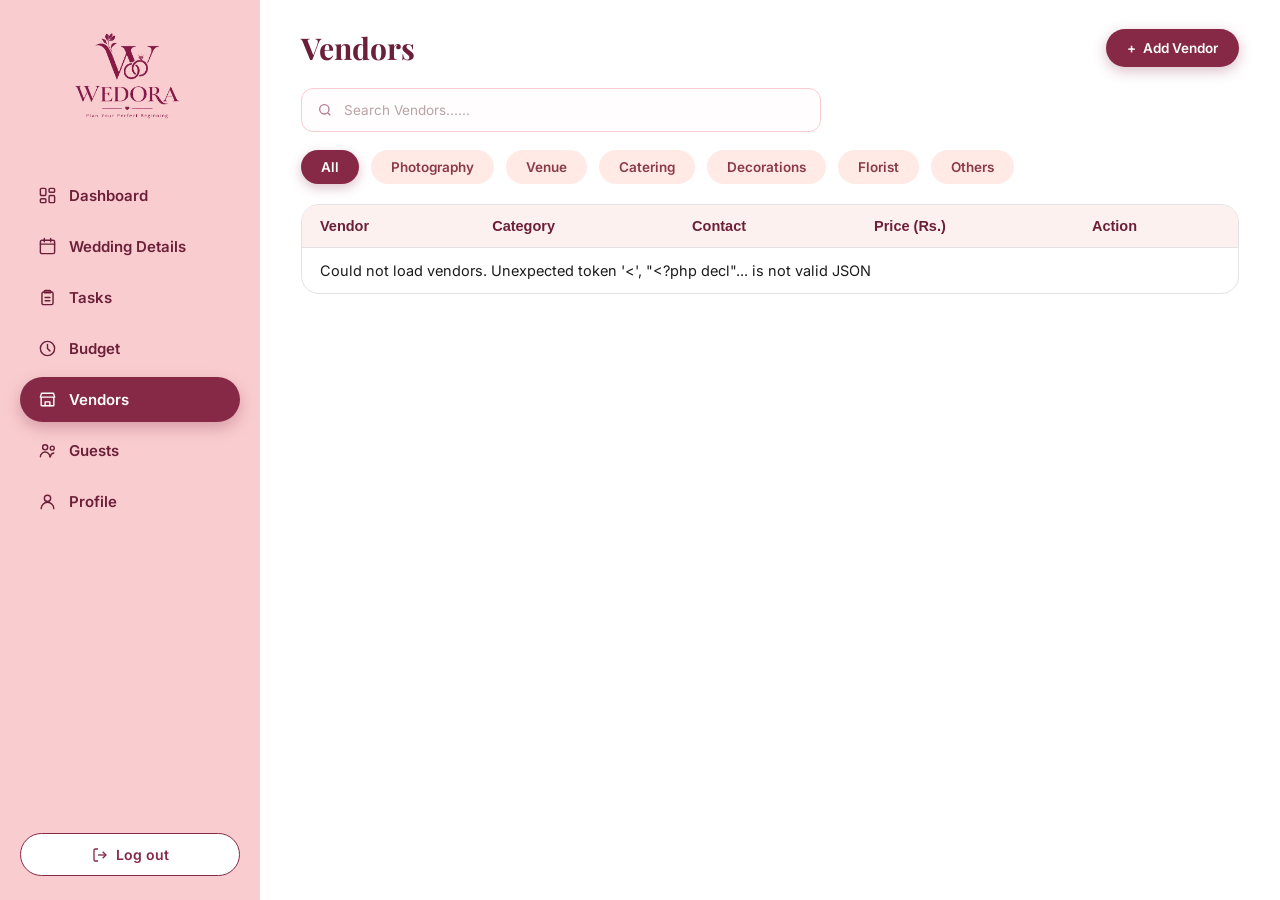
<file: vendors.html>
<!DOCTYPE html>
<html lang="en">

<head>
  <meta charset="UTF-8">
  <meta name="viewport" content="width=device-width, initial-scale=1">
  <title>Vendors | WEDORA</title>
  <meta name="description" content="Manage your wedding vendors — photography, venue, catering, decorations, florists and more.">

  <link rel="preconnect" href="https://fonts.googleapis.com">
  <link rel="preconnect" href="https://fonts.gstatic.com" crossorigin>
  <link
    href="https://fonts.googleapis.com/css2?family=Inter:wght@400;500;600&family=Playfair+Display:wght@500;600;700&display=swap"
    rel="stylesheet">
  <link rel="stylesheet" href="css/vendors.css">
  <link rel="stylesheet" href="css/app-shell.css">
</head>

<body>

  <!-- ===== Sidebar ===== -->
  <aside class="sidebar" id="sidebar">
  <div class="sidebar-logo">
    <a href="dashboard.html" aria-label="WEDORA home">
      <img src="images/logo.png" alt="WEDORA - Plan Your Perfect Beginning">
    </a>
  </div>

  <nav class="sidebar-nav" aria-label="Dashboard navigation">
      <a href="dashboard.html" class="nav-item">
        <svg viewBox="0 0 24 24" aria-hidden="true"><rect x="3" y="3" width="7" height="9" rx="1.5"/><rect x="14" y="3" width="7" height="5" rx="1.5"/><rect x="14" y="12" width="7" height="9" rx="1.5"/><rect x="3" y="16" width="7" height="5" rx="1.5"/></svg>
        <span>Dashboard</span>
      </a>
      <a href="wedding-details.html" class="nav-item">
        <svg viewBox="0 0 24 24" aria-hidden="true"><rect x="3" y="4" width="18" height="17" rx="2"/><path d="M8 2v4M16 2v4M3 9h18"/></svg>
        <span>Wedding Details</span>
      </a>
      <a href="tasks.html" class="nav-item">
        <svg viewBox="0 0 24 24" aria-hidden="true"><path d="M9 3h6a1 1 0 0 1 1 1v2H8V4a1 1 0 0 1 1-1z"/><rect x="5" y="5" width="14" height="16" rx="2"/><path d="M9 12h6M9 16h6"/></svg>
        <span>Tasks</span>
      </a>
      <a href="budget.html" class="nav-item">
        <svg viewBox="0 0 24 24" aria-hidden="true"><circle cx="12" cy="12" r="9"/><path d="M12 7v5l3 3"/></svg>
        <span>Budget</span>
      </a>
      <a href="vendors.html" class="nav-item is-active" aria-current="page">
        <svg viewBox="0 0 24 24" aria-hidden="true"><path d="M3 9l1.5-5h15L21 9"/><rect x="4" y="9" width="16" height="11" rx="1"/><path d="M9 20v-5h6v5"/></svg>
        <span>Vendors</span>
      </a>
      <a href="guests.html" class="nav-item">
        <svg viewBox="0 0 24 24" aria-hidden="true"><circle cx="9" cy="8" r="3.2"/><path d="M3 20c0-3.3 2.7-6 6-6s6 2.7 6 6"/><circle cx="18" cy="9" r="2.5"/><path d="M15.5 20c.3-2.5 2-4.5 4.5-4.9"/></svg>
        <span>Guests</span>
      </a>
      <a href="profile.html" class="nav-item">
        <svg viewBox="0 0 24 24" aria-hidden="true"><circle cx="12" cy="8" r="4"/><path d="M4 21c0-4.4 3.6-8 8-8s8 3.6 8 8"/></svg>
        <span>Profile</span>
      </a>
  </nav>

  <div class="sidebar-footer">
    <button type="button" class="btn-logout" id="logoutBtn" title="Log out">
      <svg viewBox="0 0 24 24" aria-hidden="true"><path d="M9 21H5a2 2 0 0 1-2-2V5a2 2 0 0 1 2-2h4"/><path d="M16 17l5-5-5-5"/><path d="M21 12H9"/></svg>
      <span>Log out</span>
    </button>
  </div>
</aside>

  <!-- ===== Main content ===== -->
  <main class="content">
    <div class="content-header">
      <h1 class="page-title">Vendors</h1>
      <button type="button" class="btn-add" id="openAddModal">
        <span>+</span> Add Vendor
      </button>
    </div>

    <div class="search-wrap">
      <svg viewBox="0 0 24 24" aria-hidden="true">
        <circle cx="11" cy="11" r="7" />
        <path d="m20 20-3.5-3.5" />
      </svg>
      <input type="text" id="searchInput" placeholder="Search Vendors......" autocomplete="off">
    </div>

    <div class="category-tabs" id="categoryTabs">
      <button type="button" class="tab-pill active" data-category="All">All</button>
      <button type="button" class="tab-pill" data-category="Photography">Photography</button>
      <button type="button" class="tab-pill" data-category="Venue">Venue</button>
      <button type="button" class="tab-pill" data-category="Catering">Catering</button>
      <button type="button" class="tab-pill" data-category="Decorations">Decorations</button>
      <button type="button" class="tab-pill" data-category="Florist">Florist</button>
      <button type="button" class="tab-pill" data-category="Others">Others</button>
    </div>

    <div class="table-wrap">
      <table class="vendor-table">
        <thead>
          <tr>
            <th>Vendor</th>
            <th>Category</th>
            <th>Contact</th>
            <th>Price (Rs.)</th>
            <th>Action</th>
          </tr>
        </thead>
        <tbody id="vendorTableBody">
          <tr><td colspan="5" class="table-loading">Loading vendors…</td></tr>
        </tbody>
      </table>
    </div>
  </main>

  <!-- ===== Add / Edit Vendor Modal ===== -->
  <div class="modal-backdrop" id="vendorModal" aria-hidden="true">
    <div class="modal-card" role="dialog" aria-modal="true" aria-labelledby="vendorModalTitle">
      <h2 class="modal-title" id="vendorModalTitle">Add Vendor</h2>

      <form id="vendorForm" novalidate>
        <input type="hidden" id="vendorId" name="id">

        <div class="modal-field">
          <label for="vendorName">Vendor Name</label>
          <input type="text" id="vendorName" name="name" placeholder="e.g. Dream Studio" maxlength="150">
          <p class="field-error" id="err-name"></p>
        </div>

        <div class="modal-field">
          <label for="vendorCategory">Category</label>
          <select id="vendorCategory" name="category">
            <option value="">Select a category</option>
            <option value="Photography">Photography</option>
            <option value="Videography">Videography</option>
            <option value="Venue">Venue</option>
            <option value="Catering">Catering</option>
            <option value="Decorations">Decorations</option>
            <option value="Florist">Florist</option>
            <option value="Others">Others</option>
          </select>
          <p class="field-error" id="err-category"></p>
        </div>

        <div class="modal-field">
          <label for="vendorContact">Contact Number</label>
          <input type="text" id="vendorContact" name="contact" placeholder="e.g. 077 123 4567" maxlength="30">
          <p class="field-error" id="err-contact"></p>
        </div>

        <div class="modal-field">
          <label for="vendorPrice">Price (Rs.)</label>
          <input type="number" id="vendorPrice" name="price" placeholder="e.g. 150000" min="0" step="0.01">
          <p class="field-error" id="err-price"></p>
        </div>

        <div class="modal-field">
          <label for="vendorNotes">Notes (optional)</label>
          <textarea id="vendorNotes" name="notes" placeholder="Any extra detail about this vendor"></textarea>
        </div>

        <div class="modal-alert" id="vendorFormAlert" role="alert"></div>

        <div class="modal-actions">
          <button type="button" class="btn-secondary" id="cancelVendorModal">Cancel</button>
          <button type="submit" class="btn-primary" id="saveVendorBtn">Save Vendor</button>
        </div>
      </form>
    </div>
  </div>

  <!-- ===== View Vendor Modal ===== -->
  <div class="modal-backdrop" id="viewModal" aria-hidden="true">
    <div class="modal-card" role="dialog" aria-modal="true" aria-labelledby="viewModalTitle">
      <h2 class="modal-title" id="viewModalTitle">Vendor Details</h2>
      <div id="viewModalBody"></div>
      <div class="modal-actions">
        <button type="button" class="btn-secondary" id="closeViewModal">Close</button>
      </div>
    </div>
  </div>

  <script src="js/vendors.js"></script>
</body>

</html>
</file>
<file: css/home.css>
/* ==========================================================
   WEDORA - Home page
   Self-contained: does not depend on css/style.css
   ========================================================== */

:root {
  --maroon:       #862947;
  --maroon-dark:  #6c1f39;
  --plum:         #8a3a58;
  --blush:        #f9cdd0;
  --blush-soft:   #fdf1f3;
  --cream:        #fbf6f2;
  --ink:          #1c1c1e;
  --ink-soft:     #4a4a4f;
  --muted:        #8a8a90;
  --line:         #efdfe3;
  --white:        #ffffff;

  --font-body:    'Inter', system-ui, -apple-system, 'Segoe UI', Roboto, sans-serif;
  --font-display: 'Playfair Display', Georgia, 'Times New Roman', serif;

  --shell:        1180px;
  --header-h:     80px;
  --radius:       18px;
  --shadow-sm:    0 3px 12px rgba(134, 41, 71, 0.08);
  --shadow-md:    0 12px 34px rgba(134, 41, 71, 0.12);
  --shadow-lg:    0 24px 60px rgba(134, 41, 71, 0.18);
}

*, *::before, *::after { box-sizing: border-box; margin: 0; padding: 0; }

html {
  scroll-behavior: smooth;
  scroll-padding-top: calc(var(--header-h) + 12px);
  -webkit-text-size-adjust: 100%;
}

body {
  font-family: var(--font-body);
  color: var(--ink);
  background: var(--white);
  line-height: 1.6;
  overflow-x: hidden;
}

img { max-width: 100%; display: block; }
a { color: inherit; text-decoration: none; }
svg { width: 100%; height: 100%; }

:focus-visible {
  outline: 3px solid var(--maroon);
  outline-offset: 3px;
  border-radius: 6px;
}

.sr-only {
  position: absolute; width: 1px; height: 1px;
  padding: 0; margin: -1px; overflow: hidden;
  clip: rect(0 0 0 0); white-space: nowrap; border: 0;
}

.skip-link {
  position: absolute; left: 12px; top: -60px; z-index: 200;
  background: var(--maroon); color: #fff;
  padding: 10px 18px; border-radius: 0 0 10px 10px;
  font-size: 14px; font-weight: 600;
  transition: top .18s ease;
}
.skip-link:focus { top: 0; }

/* ========================================================== HEADER */
.site-header {
  position: fixed;
  inset: 0 0 auto 0;
  z-index: 100;
  height: var(--header-h);
  display: grid;
  grid-template-columns: auto 1fr auto;
  align-items: center;
  gap: 20px;
  padding: 0 clamp(18px, 3.5vw, 48px) 0 10px;
  background: rgba(255, 255, 255, 0.94);
  backdrop-filter: blur(14px);
  -webkit-backdrop-filter: blur(14px);
  border-bottom: 1px solid #f4e6e9;
  transition: box-shadow .25s ease, background .25s ease;
}
.site-header.is-stuck {
  box-shadow: 0 4px 22px rgba(134, 41, 71, 0.10);
  background: rgba(255, 255, 255, 0.98);
}

.brand { display: inline-flex; align-items: center; line-height: 0; }
.brand img { height: 64px; width: auto; transition: transform .2s ease; }
.brand:hover img { transform: scale(1.02); }

.main-nav { display: flex; justify-content: center; gap: clamp(18px, 3.6vw, 56px); }
.main-nav a {
  position: relative;
  padding: 5px 0;
  font-size: 15.5px;
  font-weight: 500;
  color: #333336;
  transition: color .15s ease;
}
.main-nav a::after {
  content: '';
  position: absolute; left: 0; bottom: 0;
  width: 0; height: 2px; border-radius: 2px;
  background: var(--maroon);
  transition: width .22s ease;
}
.main-nav a:hover { color: var(--maroon); }
.main-nav a:hover::after,
.main-nav a.is-active::after { width: 100%; }
.main-nav a.is-active { color: var(--maroon); font-weight: 600; }

.header-actions { display: flex; align-items: center; gap: 18px; }
.login-link { font-size: 15px; font-weight: 500; color: #333336; transition: color .15s ease; }
.login-link:hover { color: var(--maroon); }

.btn-small {
  display: inline-block;
  padding: 10px 24px;
  border-radius: 24px;
  background: var(--maroon);
  color: #fff;
  font-size: 14px;
  font-weight: 600;
  white-space: nowrap;
  box-shadow: 0 3px 10px rgba(134, 41, 71, .25);
  transition: background .15s ease, transform .12s ease, box-shadow .15s ease;
}
.btn-small:hover {
  background: var(--maroon-dark);
  transform: translateY(-1px);
  box-shadow: 0 6px 16px rgba(134, 41, 71, .34);
}

.nav-toggle {
  display: none;
  width: 44px; height: 44px;
  border: 0; background: none; cursor: pointer;
  padding: 10px;
}
.nav-toggle span {
  display: block; height: 2px; border-radius: 2px;
  background: var(--maroon); margin: 5px 0;
  transition: transform .22s ease, opacity .22s ease;
}
.nav-toggle[aria-expanded="true"] span:nth-child(1) { transform: translateY(7px) rotate(45deg); }
.nav-toggle[aria-expanded="true"] span:nth-child(2) { opacity: 0; }
.nav-toggle[aria-expanded="true"] span:nth-child(3) { transform: translateY(-7px) rotate(-45deg); }

/* ========================================================== HERO */
.hero {
  position: relative;
  margin-top: var(--header-h);
  min-height: clamp(560px, 78vh, 760px);
  display: flex;
  align-items: center;
  padding: 60px clamp(22px, 6vw, 96px) 120px;
  overflow: hidden;
  isolation: isolate;
}

.hero-slides { position: absolute; inset: 0; z-index: -2; background: var(--blush); }
.hero-slide {
  position: absolute; inset: 0;
  background-size: cover;
  background-position: center center;
  background-repeat: no-repeat;
  opacity: 0;
  transform: scale(1.06);
  transition: opacity .85s ease, transform 5s linear;
  will-change: opacity, transform;
}
.hero-slide.is-active { opacity: 1; transform: scale(1); }

.hero-scrim {
  position: absolute; inset: 0; z-index: -1;
  background: linear-gradient(100deg,
      rgba(255, 252, 251, .92) 0%,
      rgba(255, 250, 250, .72) 34%,
      rgba(255, 248, 248, .18) 58%,
      rgba(255, 248, 248, 0) 76%);
}

.hero-inner { position: relative; width: min(620px, 100%); }

.hero-title {
  font-family: var(--font-display);
  font-weight: 700;
  font-size: clamp(2.5rem, 5.6vw, 4.2rem);
  line-height: 1.08;
  letter-spacing: -0.015em;
  color: #4a1226;
}
.hero-title .brandname { color: var(--maroon); }

.hero-text {
  margin-top: 26px;
  max-width: 46ch;
  font-size: clamp(1rem, 1.25vw, 1.115rem);
  color: var(--ink-soft);
}

.hero-cta { display: flex; flex-wrap: wrap; gap: 16px; margin-top: 36px; }

.btn-primary {
  display: inline-flex; align-items: center; gap: 12px;
  padding: 15px 30px;
  border: 0; border-radius: 40px;
  background: var(--maroon);
  color: #fff;
  font-family: var(--font-body);
  font-size: 15.5px; font-weight: 600;
  cursor: pointer;
  box-shadow: 0 8px 22px rgba(134, 41, 71, .28);
  transition: background .18s ease, transform .14s ease, box-shadow .18s ease;
}
.btn-primary svg {
  width: 20px; height: 20px; flex: 0 0 20px;
  fill: none; stroke: currentColor; stroke-width: 2;
  stroke-linecap: round; stroke-linejoin: round;
  transition: transform .2s ease;
}
.btn-primary:hover {
  background: var(--maroon-dark);
  transform: translateY(-2px);
  box-shadow: 0 12px 28px rgba(134, 41, 71, .36);
}
.btn-primary:hover svg { transform: translateX(4px); }

.btn-ghost {
  display: inline-flex; align-items: center;
  padding: 15px 32px;
  border: 1.5px solid rgba(134, 41, 71, .38);
  border-radius: 40px;
  background: rgba(255, 255, 255, .78);
  color: var(--maroon);
  font-family: var(--font-body);
  font-size: 15.5px; font-weight: 600;
  cursor: pointer;
  transition: background .18s ease, border-color .18s ease, transform .14s ease;
}
.btn-ghost:hover {
  background: #fff;
  border-color: var(--maroon);
  transform: translateY(-2px);
}

.slide-dots {
  position: absolute;
  left: clamp(22px, 6vw, 96px);
  bottom: 96px;
  display: flex; gap: 10px;
}
.slide-dots button {
  width: 30px; height: 4px;
  border: 0; border-radius: 4px;
  background: rgba(134, 41, 71, .24);
  cursor: pointer;
  padding: 0;
  transition: background .2s ease, width .25s ease;
}
.slide-dots button.is-active { background: var(--maroon); width: 46px; }

/* Mouse controls */
.slide-arrow {
  position: absolute;
  top: 50%;
  transform: translateY(-50%);
  z-index: 4;
  width: 50px; height: 50px;
  display: grid; place-items: center;
  padding: 12px;
  border: 1px solid rgba(134, 41, 71, .18);
  border-radius: 50%;
  background: rgba(255, 255, 255, .82);
  color: var(--maroon);
  cursor: pointer;
  opacity: 0;
  box-shadow: 0 6px 18px rgba(134, 41, 71, .16);
  transition: opacity .22s ease, background .16s ease, transform .16s ease;
}
.slide-arrow svg {
  fill: none; stroke: currentColor; stroke-width: 2;
  stroke-linecap: round; stroke-linejoin: round;
}
.slide-arrow.prev { left: 18px; }
.slide-arrow.next { right: 18px; }
.hero:hover .slide-arrow { opacity: 1; }
.slide-arrow:hover { background: #fff; transform: translateY(-50%) scale(1.06); }
.slide-arrow:focus-visible { opacity: 1; }

/* ========================================================== QUICK STRIP */
.strip-wrap {
  position: relative;
  z-index: 3;
  margin: -78px auto 0;
  padding: 0 clamp(18px, 5vw, 60px);
  max-width: calc(var(--shell) + 120px);
}
.quick-strip {
  list-style: none;
  display: grid;
  grid-template-columns: repeat(4, 1fr);
  gap: 8px;
  background: var(--blush-soft);
  border: 1px solid #f6e2e6;
  border-radius: 16px;
  padding: 26px clamp(18px, 3vw, 34px);
  box-shadow: var(--shadow-md);
}
.quick-strip li { display: flex; align-items: center; gap: 14px; }

.strip-icon {
  flex: 0 0 44px; width: 44px; height: 44px;
  display: grid; place-items: center;
  border-radius: 12px;
  background: #fadde2;
  padding: 10px;
}
.strip-icon svg {
  fill: none; stroke: var(--maroon); stroke-width: 1.7;
  stroke-linecap: round; stroke-linejoin: round;
}
.strip-copy { display: flex; flex-direction: column; line-height: 1.35; }
.strip-copy strong { font-size: 15px; font-weight: 600; color: #2a2a2e; }
.strip-copy small { font-size: 13px; color: var(--muted); }

/* ========================================================== SECTIONS */
.section {
  max-width: var(--shell);
  margin: 0 auto;
  padding: clamp(72px, 9vw, 116px) clamp(20px, 5vw, 40px);
}

.section-head { max-width: 660px; margin-bottom: clamp(38px, 5vw, 58px); }
.section-head h2 {
  font-family: var(--font-display);
  font-size: clamp(1.85rem, 3.4vw, 2.7rem);
  font-weight: 700;
  line-height: 1.16;
  color: #4a1226;
}
.section-head p {
  margin-top: 16px;
  font-size: 1.03rem;
  color: var(--ink-soft);
  max-width: 58ch;
}

/* ---------- Features ---------- */
.feature-grid {
  display: grid;
  grid-template-columns: repeat(auto-fit, minmax(290px, 1fr));
  gap: 22px;
}
.feature-card {
  background: #fff;
  border: 1px solid var(--line);
  border-radius: var(--radius);
  padding: 30px 28px 32px;
  transition: border-color .2s ease, box-shadow .2s ease, transform .2s ease;
}
.feature-card:hover {
  border-color: #e7c4cd;
  box-shadow: var(--shadow-sm);
  transform: translateY(-3px);
}
.feature-icon {
  display: grid; place-items: center;
  width: 50px; height: 50px;
  border-radius: 14px;
  background: var(--blush-soft);
  padding: 12px;
  margin-bottom: 20px;
}
.feature-icon svg {
  fill: none; stroke: var(--maroon); stroke-width: 1.6;
  stroke-linecap: round; stroke-linejoin: round;
}
.feature-card h3 {
  font-family: var(--font-display);
  font-size: 1.24rem;
  font-weight: 600;
  line-height: 1.3;
  color: #3d1020;
  margin-bottom: 10px;
}
.feature-card p { font-size: .97rem; color: var(--ink-soft); }

/* ---------- Steps ---------- */
.steps-section { background: transparent; }
.steps {
  list-style: none;
  display: grid;
  grid-template-columns: repeat(auto-fit, minmax(260px, 1fr));
  gap: 30px;
  counter-reset: step;
}
.steps li { position: relative; padding-top: 8px; }
.steps li::before {
  content: '';
  position: absolute; top: 25px; left: 56px; right: -30px;
  height: 1px;
  background: linear-gradient(90deg, var(--line), transparent);
}
.steps li:last-child::before { display: none; }
.step-no {
  display: grid; place-items: center;
  width: 42px; height: 42px;
  border-radius: 50%;
  background: var(--maroon);
  color: #fff;
  font-family: var(--font-display);
  font-size: 1.1rem; font-weight: 600;
  margin-bottom: 18px;
}
.steps h3 {
  font-family: var(--font-display);
  font-size: 1.2rem; font-weight: 600;
  color: #3d1020; margin-bottom: 8px;
}
.steps p { font-size: .97rem; color: var(--ink-soft); }

/* ---------- About ---------- */
.about { max-width: var(--shell); }
.about-grid {
  display: grid;
  grid-template-columns: 1.1fr .9fr;
  gap: clamp(30px, 5vw, 64px);
  align-items: center;
}
.about-copy h2 {
  font-family: var(--font-display);
  font-size: clamp(1.85rem, 3.4vw, 2.6rem);
  font-weight: 700; line-height: 1.16;
  color: #4a1226; margin-bottom: 20px;
}
.about-copy p { color: var(--ink-soft); margin-bottom: 16px; max-width: 58ch; }

.stats {
  display: grid;
  grid-template-columns: repeat(3, auto);
  justify-content: start;
  gap: clamp(22px, 4vw, 46px);
  margin-top: 30px;
  padding-top: 26px;
  border-top: 1px solid var(--line);
}
.stats dt { font-size: .82rem; color: var(--muted); }
.stats dd {
  font-family: var(--font-display);
  font-size: clamp(1.6rem, 3vw, 2.1rem);
  font-weight: 700;
  color: var(--maroon);
  line-height: 1.2;
}
.stats-note { font-size: .8rem; color: var(--muted); margin-top: 12px; }

.about-figure { position: relative; }
.about-figure img {
  width: 100%;
  aspect-ratio: 4 / 3;
  object-fit: cover;
  object-position: 70% 50%;
  border-radius: 22px;
  box-shadow: var(--shadow-md);
}
.about-figure figcaption {
  position: absolute; left: 22px; bottom: 22px;
  background: rgba(255, 255, 255, .92);
  color: var(--maroon);
  font-family: var(--font-display);
  font-size: 1rem;
  padding: 9px 18px;
  border-radius: 30px;
  box-shadow: var(--shadow-sm);
}

/* ---------- FAQ ---------- */
.faq-list {
  border-top: 1px solid var(--line);
  max-width: 820px;
}
.faq-item { border-bottom: 1px solid var(--line); }
.faq-item h3 { margin: 0; font-size: inherit; font-weight: inherit; }
.faq-q {
  width: 100%;
  display: flex; align-items: center; justify-content: space-between; gap: 22px;
  padding: 22px 4px;
  border: 0; background: none;
  text-align: left; cursor: pointer;
  font-family: var(--font-body);
  font-size: 1.04rem; font-weight: 600;
  color: #2c2c30;
  transition: color .16s ease;
}
.faq-q:hover { color: var(--maroon); }

.faq-mark {
  position: relative;
  flex: 0 0 20px; width: 20px; height: 20px;
}
.faq-mark::before, .faq-mark::after {
  content: '';
  position: absolute; top: 50%; left: 50%;
  width: 14px; height: 2px; border-radius: 2px;
  background: var(--maroon);
  transform: translate(-50%, -50%);
  transition: transform .24s ease, opacity .24s ease;
}
.faq-mark::after { transform: translate(-50%, -50%) rotate(90deg); }
.faq-q[aria-expanded="true"] .faq-mark::after { transform: translate(-50%, -50%) rotate(0deg); opacity: 0; }

.faq-a {
  display: grid;
  grid-template-rows: 0fr;
  transition: grid-template-rows .3s ease;
}
.faq-a > p { overflow: hidden; color: var(--ink-soft); font-size: .99rem; }
.faq-item.is-open .faq-a { grid-template-rows: 1fr; }
.faq-item.is-open .faq-a > p { padding: 0 4px 24px; }

/* ---------- CTA band ---------- */
.cta-band {
  background: linear-gradient(135deg, var(--maroon-dark), var(--maroon) 55%, var(--plum));
  color: #fff;
  padding: clamp(64px, 8vw, 96px) clamp(20px, 5vw, 40px);
}
.cta-inner { max-width: 720px; margin: 0 auto; text-align: center; }
.cta-inner h2 {
  font-family: var(--font-display);
  font-size: clamp(1.7rem, 3.2vw, 2.45rem);
  font-weight: 700; line-height: 1.2;
}
.cta-inner p { margin-top: 16px; color: rgba(255, 255, 255, .86); }
.cta-actions { margin-top: 30px; }

.btn-on-dark {
  background: #fff;
  color: var(--maroon);
  box-shadow: 0 10px 28px rgba(0, 0, 0, .18);
}
.btn-on-dark:hover { background: #fff5f7; color: var(--maroon-dark); }

.subscribe {
  display: flex; gap: 10px;
  max-width: 470px;
  margin: 34px auto 0;
  background: rgba(255, 255, 255, .13);
  border: 1px solid rgba(255, 255, 255, .34);
  border-radius: 40px;
  padding: 7px 7px 7px 20px;
}
.subscribe input {
  flex: 1; min-width: 0;
  border: 0; background: none;
  color: #fff;
  font-family: var(--font-body);
  font-size: 15px;
}
.subscribe input::placeholder { color: rgba(255, 255, 255, .62); }
.subscribe input:focus { outline: none; }
.subscribe button {
  border: 0; border-radius: 40px;
  padding: 12px 24px;
  background: #fff; color: var(--maroon);
  font-family: var(--font-body);
  font-size: 14.5px; font-weight: 600;
  cursor: pointer;
  white-space: nowrap;
  transition: background .16s ease;
}
.subscribe button:hover { background: #ffeaf0; }
.subscribe button:disabled { opacity: .6; cursor: default; }

.sub-msg { min-height: 22px; margin-top: 12px; font-size: .9rem; color: rgba(255, 255, 255, .9); }
.sub-msg.is-error { color: #ffd9d4; }

/* ---------- Footer ---------- */
.site-footer {
  background: #fff;
  border-top: 1px solid var(--line);
  padding: clamp(50px, 6vw, 72px) clamp(20px, 5vw, 40px) 30px;
}
.foot-grid {
  max-width: var(--shell);
  margin: 0 auto;
  display: grid;
  grid-template-columns: 1.6fr 1fr 1fr 1fr;
  gap: 36px;
}
.foot-brand img { height: 58px; width: auto; margin-bottom: 14px; }
.foot-brand p { font-size: .94rem; color: var(--ink-soft); max-width: 34ch; }

.site-footer h4 {
  font-size: .83rem;
  font-weight: 600;
  color: var(--maroon);
  margin-bottom: 14px;
  letter-spacing: .02em;
}
.site-footer nav { display: flex; flex-direction: column; gap: 9px; }
.site-footer nav a { font-size: .94rem; color: var(--ink-soft); transition: color .15s ease; }
.site-footer nav a:hover { color: var(--maroon); }
.foot-note p { font-size: .94rem; color: var(--ink-soft); }

.copyright {
  max-width: var(--shell);
  margin: 40px auto 0;
  padding-top: 22px;
  border-top: 1px solid var(--line);
  font-size: .86rem;
  color: var(--muted);
}

/* ========================================================== MODAL */
.modal-backdrop {
  position: fixed; inset: 0; z-index: 300;
  display: grid; place-items: center;
  padding: 20px;
  background: rgba(60, 17, 33, .48);
  backdrop-filter: blur(5px);
  -webkit-backdrop-filter: blur(5px);
  opacity: 0;
  transition: opacity .24s ease;
}
.modal-backdrop[hidden] { display: none; }
.modal-backdrop.is-open { opacity: 1; }

.modal {
  position: relative;
  width: min(640px, 100%);
  max-height: min(86vh, 760px);
  overflow-y: auto;
  background: #fff;
  border-radius: 24px;
  padding: clamp(28px, 4vw, 42px);
  box-shadow: var(--shadow-lg);
  transform: translateY(18px) scale(.97);
  transition: transform .26s cubic-bezier(.2, .8, .3, 1);
}
.modal-backdrop.is-open .modal { transform: none; }

.modal-close {
  position: absolute; top: 16px; right: 16px;
  width: 38px; height: 38px;
  display: grid; place-items: center;
  border: 0; border-radius: 50%;
  background: var(--blush-soft);
  color: var(--maroon);
  cursor: pointer;
  padding: 9px;
  transition: background .16s ease;
}
.modal-close:hover { background: #fadde2; }
.modal-close svg {
  fill: none; stroke: currentColor; stroke-width: 2; stroke-linecap: round;
}

.modal-head { display: flex; align-items: center; gap: 14px; margin-bottom: 20px; }
.modal-head img { height: 56px; width: auto; }
.modal-head h2 {
  font-family: var(--font-display);
  font-size: clamp(1.45rem, 3vw, 1.85rem);
  font-weight: 700;
  color: #4a1226;
}

.modal-body p { color: var(--ink-soft); font-size: .99rem; }
.modal-list {
  list-style: none;
  margin: 22px 0;
  display: grid;
  gap: 14px;
}
.modal-list li {
  position: relative;
  padding: 14px 16px 14px 18px;
  border-left: 3px solid var(--blush);
  border-radius: 0 12px 12px 0;
  background: var(--blush-soft);
  font-size: .95rem;
  color: var(--ink-soft);
}
.modal-list strong {
  display: block;
  font-family: var(--font-display);
  font-size: 1.04rem;
  font-weight: 600;
  color: var(--maroon);
  margin-bottom: 3px;
}
.modal-foot-text { font-size: .93rem; }

.modal-actions {
  display: flex; flex-wrap: wrap; gap: 12px;
  margin-top: 28px;
  padding-top: 22px;
  border-top: 1px solid var(--line);
}

body.modal-open { overflow: hidden; }

/* ========================================================== REVEAL */
.reveal { opacity: 0; transform: translateY(18px); }
.reveal.is-in {
  opacity: 1; transform: none;
  transition: opacity .6s ease, transform .6s ease;
}

/* ========================================================== RESPONSIVE */
@media (max-width: 1080px) {
  .quick-strip { grid-template-columns: repeat(2, 1fr); gap: 20px 12px; }
  .about-grid { grid-template-columns: 1fr; }
  .about-figure { order: -1; }
  .foot-grid { grid-template-columns: 1fr 1fr; }
}

@media (max-width: 860px) {
  :root { --header-h: 68px; }

  .brand img { height: 50px; }
  .nav-toggle { display: block; }

  .main-nav {
    position: fixed;
    top: var(--header-h); left: 0; right: 0;
    flex-direction: column;
    align-items: stretch;
    gap: 0;
    background: #fff;
    border-bottom: 1px solid var(--line);
    box-shadow: 0 16px 30px rgba(134, 41, 71, .10);
    padding: 6px 22px 18px;
    transform: translateY(-140%);
    transition: transform .28s ease;
  }
  .main-nav.is-open { transform: none; }
  .main-nav a { padding: 14px 0; border-bottom: 1px solid #f7edef; font-size: 16px; }
  .main-nav a::after { display: none; }

  .header-actions { gap: 12px; }
  .login-link { font-size: 14px; }
  .btn-small { padding: 9px 18px; font-size: 13.5px; }

  .hero { min-height: 0; padding: 48px clamp(20px, 6vw, 40px) 104px; }
  .hero-slide { background-position: 78% center; }
  .hero-scrim {
    background: linear-gradient(170deg,
        rgba(255, 252, 251, .93) 0%,
        rgba(255, 250, 250, .84) 46%,
        rgba(255, 249, 249, .62) 100%);
  }
  .hero-title { font-size: clamp(2.1rem, 8.6vw, 3rem); }
  .hero-cta .btn-primary, .hero-cta .btn-ghost { flex: 1 1 auto; justify-content: center; }
  .slide-dots { bottom: 74px; }
  .slide-arrow { opacity: 1; width: 42px; height: 42px; padding: 10px; }
  .slide-arrow.prev { left: 10px; }
  .slide-arrow.next { right: 10px; }

  .strip-wrap { margin-top: -54px; }
  .quick-strip { padding: 22px 20px; }

  .steps li::before { display: none; }
  .modal-actions .btn-primary, .modal-actions .btn-ghost { flex: 1 1 auto; justify-content: center; }
}

@media (max-width: 560px) {
  .quick-strip { grid-template-columns: 1fr; }
  .stats { grid-template-columns: repeat(2, auto); row-gap: 18px; }
  .foot-grid { grid-template-columns: 1fr; gap: 28px; }
  .subscribe { flex-direction: column; border-radius: 22px; padding: 14px; }
  .subscribe input { padding: 6px 8px; }
  .subscribe button { width: 100%; }
}

/* ========================================================== MOTION */
@media (prefers-reduced-motion: reduce) {
  html { scroll-behavior: auto; }
  *, *::before, *::after {
    animation-duration: .001ms !important;
    transition-duration: .001ms !important;
  }
  .hero-slide { transform: none; }
  .reveal { opacity: 1; transform: none; }
}
</file>
<file: css/tasks.css>
/* ==========================================================
   WEDORA – Tasks Page Stylesheet
   Faithfully matching the exact design, colors, typography,
   and visual details of the Wedora Tasks mockup.
   ========================================================== */

@import url('https://fonts.googleapis.com/css2?family=Inter:wght@400;500;600;700&family=Playfair+Display:wght@600;700&display=swap');

:root {
  /* Brand Maroon / Burgundy Palette from image */
  --wedora-maroon:       #822544;
  --wedora-maroon-dark:  #6a1c35;
  --wedora-maroon-hover: #962c50;
  
  /* Backgrounds & Rosy Accents from image */
  --bg-sidebar:          #fdf7f8;
  --bg-main:             #ffffff;
  --bg-card:             #fbf3f5;
  --bg-tab-inactive:     #faeef1;
  --bg-logout:           #fef2f4;
  
  /* Borders */
  --border-sidebar:      #f7e8ec;
  --border-divider:      #f3e5e8;
  --border-card:         #f5e3e8;
  --border-logout:       #f9cbd2;
  --border-row:          #f6ebef;

  /* Typography */
  --font-serif:          'Playfair Display', Georgia, 'Times New Roman', serif;
  --font-sans:           'Inter', -apple-system, BlinkMacSystemFont, 'Segoe UI', Roboto, sans-serif;
  
  /* Text Colors */
  --text-dark:           #1e1b1d;
  --text-medium:         #3e3538;
  --text-maroon:         #822544;
  --text-muted:          #8c8286;
  --text-logout:         #db6f84;
  
  /* Action & Status Colors */
  --color-check-green:   #347a2a;
  --color-trash:         #b82d3b;
  --color-edit:          #8f2c4a;
}

*, *::before, *::after {
  box-sizing: border-box;
  margin: 0;
  padding: 0;
}

html, body {
  height: 100%;
  width: 100%;
  font-family: var(--font-sans);
  background-color: var(--bg-main);
  color: var(--text-dark);
  overflow-x: hidden;
}

/* ==========================================================
   APP SHELL LAYOUT
   ========================================================== */
.app-container {
  display: flex;
  min-height: 100vh;
  width: 100%;
  background: var(--bg-main);
}

/* ==========================================================
   SIDEBAR (Left Navigation)
   ========================================================== */
.sidebar {
  width: 250px;
  flex-shrink: 0;
  background-color: var(--bg-sidebar);
  border-right: 1px solid var(--border-sidebar);
  display: flex;
  flex-direction: column;
  padding: 24px 0 28px 0;
  user-select: none;
}

/* Logo */
.sidebar-logo {
  display: flex;
  flex-direction: column;
  align-items: center;
  justify-content: center;
  padding: 0 20px 28px;
  text-decoration: none;
}

.sidebar-logo img {
  height: 64px;
  width: auto;
  object-fit: contain;
  transition: transform 0.2s ease;
}

.sidebar-logo:hover img {
  transform: scale(1.02);
}

/* Nav Menu */
.sidebar-menu {
  display: flex;
  flex-direction: column;
  gap: 6px;
  padding: 0 16px;
  flex: 1;
}

.menu-item {
  display: flex;
  align-items: center;
  gap: 16px;
  padding: 12px 18px;
  border-radius: 12px;
  text-decoration: none;
  font-size: 15px;
  font-weight: 500;
  color: var(--text-dark);
  transition: background-color 0.18s ease, color 0.18s ease, transform 0.1s ease;
}

.menu-item svg {
  width: 22px;
  height: 22px;
  flex-shrink: 0;
  stroke: var(--wedora-maroon);
  fill: none;
  stroke-width: 1.8;
  stroke-linecap: round;
  stroke-linejoin: round;
  transition: stroke 0.18s ease;
}

.menu-item:hover {
  background-color: #faedf0;
  color: var(--wedora-maroon);
}

/* Active Menu Item (Tasks) - rich maroon capsule */
.menu-item.active {
  background-color: var(--wedora-maroon);
  color: #ffffff;
  font-weight: 600;
  box-shadow: 0 3px 12px rgba(130, 37, 68, 0.22);
}

.menu-item.active svg {
  stroke: #ffffff;
}

/* Logout Button at bottom */
.sidebar-footer {
  padding: 20px 24px 0;
}

.btn-logout {
  width: 100%;
  display: inline-flex;
  align-items: center;
  justify-content: center;
  gap: 10px;
  padding: 10px 18px;
  border-radius: 28px;
  border: 1px solid var(--border-logout);
  background-color: var(--bg-logout);
  color: var(--text-logout);
  font-family: var(--font-sans);
  font-size: 13.5px;
  font-weight: 500;
  text-decoration: none;
  cursor: pointer;
  transition: all 0.2s ease;
}

.btn-logout svg {
  width: 18px;
  height: 18px;
  stroke: var(--text-logout);
  fill: none;
  stroke-width: 1.8;
  stroke-linecap: round;
  stroke-linejoin: round;
}

.btn-logout:hover {
  background-color: #fce8eb;
  border-color: #f7a8b6;
  color: var(--wedora-maroon);
  transform: translateY(-1px);
}
.btn-logout:hover svg {
  stroke: var(--wedora-maroon);
}

/* ==========================================================
   MAIN CONTENT AREA
   ========================================================== */
.main-wrapper {
  flex: 1;
  display: flex;
  flex-direction: column;
  min-width: 0;
  background-color: var(--bg-main);
}

/* Top Bar: Title & +Add Task Button */
.main-header {
  display: flex;
  align-items: center;
  justify-content: space-between;
  padding: 36px 48px 24px 48px;
}

.page-heading {
  font-family: var(--font-serif);
  font-size: 34px;
  font-weight: 700;
  color: var(--wedora-maroon);
  letter-spacing: -0.2px;
}

/* +Add Task Button */
.btn-add-task {
  display: inline-flex;
  align-items: center;
  justify-content: center;
  gap: 6px;
  background-color: var(--wedora-maroon);
  color: #ffffff;
  border: none;
  border-radius: 10px;
  padding: 12px 28px;
  font-family: var(--font-sans);
  font-size: 15px;
  font-weight: 600;
  cursor: pointer;
  box-shadow: 0 4px 14px rgba(130, 37, 68, 0.25);
  transition: background-color 0.18s ease, transform 0.12s ease, box-shadow 0.18s ease;
}

.btn-add-task:hover {
  background-color: var(--wedora-maroon-dark);
  transform: translateY(-1px);
  box-shadow: 0 6px 18px rgba(130, 37, 68, 0.35);
}

.btn-add-task:active {
  transform: translateY(0);
}

/* Full Width Divider Line */
.header-divider {
  width: 100%;
  height: 1px;
  background-color: var(--border-divider);
  margin-bottom: 30px;
}

/* Main Section Content */
.main-body {
  padding: 0 48px 48px 48px;
  flex: 1;
}

/* ==========================================================
   FILTER TABS (All, To Do, In Progress, Completed)
   ========================================================== */
.filter-bar {
  display: flex;
  align-items: center;
  gap: 18px;
  margin-bottom: 30px;
}

.filter-tab {
  background-color: var(--bg-tab-inactive);
  color: var(--wedora-maroon);
  border: none;
  border-radius: 9px;
  padding: 8px 24px;
  font-family: var(--font-sans);
  font-size: 14.5px;
  font-weight: 500;
  cursor: pointer;
  transition: all 0.18s ease;
}

.filter-tab:hover {
  background-color: #f7e0e5;
}

/* Active tab */
.filter-tab.active {
  background-color: var(--wedora-maroon);
  color: #ffffff;
  font-weight: 600;
  box-shadow: 0 2px 8px rgba(130, 37, 68, 0.2);
}

/* ==========================================================
   TASKS TABLE CONTAINER / CARD
   ========================================================== */
.tasks-card {
  background-color: var(--bg-card);
  border-radius: 24px;
  border: 1px solid var(--border-card);
  padding: 32px 36px 36px 36px;
  box-shadow: 0 4px 20px rgba(130, 37, 68, 0.04);
  min-height: 480px;
}

.tasks-table-wrapper {
  width: 100%;
  overflow-x: auto;
}

.tasks-table {
  width: 100%;
  border-collapse: collapse;
  text-align: left;
}

/* Table Header */
.tasks-table thead th {
  padding: 0 16px 20px 0;
  font-size: 13.5px;
  font-weight: 600;
  color: var(--wedora-maroon);
  white-space: nowrap;
  letter-spacing: 0.1px;
}

.tasks-table thead th:last-child {
  text-align: center;
  padding-right: 0;
}

/* Table Rows */
.tasks-table tbody tr {
  border-bottom: 1px solid var(--border-row);
  transition: background-color 0.15s ease;
}

.tasks-table tbody tr:last-child {
  border-bottom: none;
}

.tasks-table tbody tr:hover {
  background-color: rgba(255, 255, 255, 0.55);
}

.tasks-table td {
  padding: 16px 16px 16px 0;
  font-size: 14px;
  color: var(--text-dark);
  vertical-align: middle;
  white-space: nowrap;
}

.tasks-table td:first-child {
  font-weight: 500;
  color: #1a1719;
}

.tasks-table td.col-action {
  text-align: center;
  padding-right: 0;
}

/* ==========================================================
   ACTION ICONS (Matching Screenshot)
   ========================================================== */
.action-wrapper {
  display: inline-flex;
  align-items: center;
  justify-content: center;
  gap: 14px;
}

/* Green Completed Checkmark Circle */
.icon-completed {
  display: inline-flex;
  align-items: center;
  justify-content: center;
  width: 26px;
  height: 26px;
  border-radius: 50%;
  color: var(--color-check-green);
  cursor: pointer;
  transition: transform 0.15s ease;
}

.icon-completed svg {
  width: 24px;
  height: 24px;
}

.icon-completed:hover {
  transform: scale(1.15);
}

/* Edit & Delete Action Buttons */
.btn-action-icon {
  background: none;
  border: none;
  cursor: pointer;
  padding: 4px;
  display: inline-flex;
  align-items: center;
  justify-content: center;
  border-radius: 6px;
  transition: transform 0.15s ease, opacity 0.15s ease;
}

.btn-action-icon svg {
  width: 18px;
  height: 18px;
  fill: none;
  stroke-width: 2;
  stroke-linecap: round;
  stroke-linejoin: round;
}

/* Pencil icon (brownish-maroon) */
.btn-action-icon.btn-edit {
  color: var(--color-edit);
}
.btn-action-icon.btn-edit svg {
  stroke: var(--color-edit);
}

/* Trash bin icon (maroon/red) */
.btn-action-icon.btn-delete {
  color: var(--color-trash);
}
.btn-action-icon.btn-delete svg {
  stroke: var(--color-trash);
}

.btn-action-icon:hover {
  transform: scale(1.18);
  opacity: 0.85;
}

/* Loading & Empty State */
.loading-row,
.empty-row {
  text-align: center;
  padding: 60px 0;
  color: var(--text-muted);
  font-size: 14.5px;
}

.loading-spinner {
  display: inline-block;
  width: 32px;
  height: 32px;
  border: 3px solid #f2d8df;
  border-top-color: var(--wedora-maroon);
  border-radius: 50%;
  animation: spin 0.8s linear infinite;
  margin-bottom: 12px;
}

@keyframes spin {
  to { transform: rotate(360deg); }
}

/* ==========================================================
   MODAL (Add / Edit Task Popup)
   ========================================================== */
.modal-overlay {
  position: fixed;
  inset: 0;
  background-color: rgba(26, 12, 18, 0.45);
  backdrop-filter: blur(4px);
  display: flex;
  align-items: center;
  justify-content: center;
  padding: 20px;
  z-index: 9999;
  opacity: 0;
  pointer-events: none;
  transition: opacity 0.22s ease;
}

.modal-overlay.is-open {
  opacity: 1;
  pointer-events: auto;
}

.modal-container {
  width: 100%;
  max-width: 500px;
  background: #ffffff;
  border-radius: 20px;
  box-shadow: 0 20px 50px rgba(78, 14, 36, 0.22);
  overflow: hidden;
  transform: translateY(18px) scale(0.97);
  transition: transform 0.22s cubic-bezier(0.16, 1, 0.3, 1);
  border: 1px solid var(--border-card);
}

.modal-overlay.is-open .modal-container {
  transform: translateY(0) scale(1);
}

.modal-header {
  display: flex;
  align-items: center;
  justify-content: space-between;
  padding: 20px 26px;
  background-color: var(--bg-card);
  border-bottom: 1px solid var(--border-card);
}

.modal-title {
  font-family: var(--font-serif);
  font-size: 21px;
  font-weight: 700;
  color: var(--wedora-maroon);
}

.modal-close {
  background: none;
  border: none;
  font-size: 24px;
  color: var(--text-muted);
  cursor: pointer;
  line-height: 1;
  transition: color 0.15s ease;
}

.modal-close:hover {
  color: var(--wedora-maroon);
}

.modal-form {
  padding: 24px 26px 26px 26px;
  display: flex;
  flex-direction: column;
  gap: 16px;
}

.form-row {
  display: flex;
  gap: 14px;
}

.form-group {
  display: flex;
  flex-direction: column;
  gap: 6px;
  flex: 1;
}

.form-group label {
  font-size: 12.5px;
  font-weight: 600;
  color: var(--text-medium);
}

.form-group input,
.form-group select,
.form-group textarea {
  width: 100%;
  padding: 9px 12px;
  border: 1.3px solid #e7d8dc;
  border-radius: 8px;
  font-family: var(--font-sans);
  font-size: 13.5px;
  color: var(--text-dark);
  background: #ffffff;
  outline: none;
  transition: border-color 0.15s ease, box-shadow 0.15s ease;
}

.form-group input:focus,
.form-group select:focus,
.form-group textarea:focus {
  border-color: var(--wedora-maroon);
  box-shadow: 0 0 0 3px rgba(130, 37, 68, 0.12);
}

.form-actions {
  display: flex;
  justify-content: flex-end;
  gap: 10px;
  margin-top: 10px;
}

.btn-modal-cancel {
  padding: 9px 20px;
  border-radius: 8px;
  border: 1px solid #e0d0d5;
  background-color: #ffffff;
  color: var(--text-medium);
  font-family: var(--font-sans);
  font-size: 14px;
  font-weight: 500;
  cursor: pointer;
  transition: all 0.15s ease;
}

.btn-modal-cancel:hover {
  background-color: #f7ebef;
  color: var(--wedora-maroon);
}

.btn-modal-submit {
  padding: 9px 24px;
  border-radius: 8px;
  border: none;
  background-color: var(--wedora-maroon);
  color: #ffffff;
  font-family: var(--font-sans);
  font-size: 14px;
  font-weight: 600;
  cursor: pointer;
  box-shadow: 0 2px 10px rgba(130, 37, 68, 0.25);
  transition: all 0.15s ease;
}

.btn-modal-submit:hover {
  background-color: var(--wedora-maroon-dark);
  box-shadow: 0 4px 14px rgba(130, 37, 68, 0.35);
}

/* ==========================================================
   TOAST NOTIFICATION
   ========================================================== */
.toast-msg {
  position: fixed;
  bottom: 28px;
  right: 28px;
  background: var(--wedora-maroon);
  color: #ffffff;
  padding: 12px 22px;
  border-radius: 10px;
  font-size: 14px;
  font-weight: 500;
  box-shadow: 0 6px 22px rgba(130, 37, 68, 0.3);
  z-index: 10000;
  opacity: 0;
  transform: translateY(20px);
  transition: all 0.25s ease;
  pointer-events: none;
}

.toast-msg.show {
  opacity: 1;
  transform: translateY(0);
}

/* ==========================================================
   RESPONSIVE DESIGN
   ========================================================== */
@media (max-width: 900px) {
  .app-container {
    flex-direction: column;
  }
  .sidebar {
    width: 100%;
    padding: 14px 20px;
    flex-direction: row;
    align-items: center;
    justify-content: space-between;
    flex-wrap: wrap;
    gap: 12px;
  }
  .sidebar-logo {
    padding: 0;
  }
  .sidebar-logo img {
    height: 46px;
  }
  .sidebar-menu {
    flex-direction: row;
    flex-wrap: wrap;
    padding: 0;
    gap: 6px;
  }
  .menu-item {
    padding: 8px 12px;
    font-size: 13.5px;
    gap: 8px;
  }
  .sidebar-footer {
    padding: 0;
  }
  .main-header {
    padding: 24px 20px 18px 20px;
  }
  .page-heading {
    font-size: 26px;
  }
  .main-body {
    padding: 0 20px 32px 20px;
  }
  .tasks-card {
    padding: 20px;
    border-radius: 18px;
  }
}

@media (max-width: 580px) {
  .filter-bar {
    gap: 8px;
    flex-wrap: wrap;
  }
  .filter-tab {
    padding: 6px 16px;
    font-size: 13px;
  }
  .form-row {
    flex-direction: column;
    gap: 14px;
  }
}
</file>
<file: css/budget.css>
/* WEDORA – Budget page (extends css/tasks.css) */

/* Every number on this page uses Inter */
.num, .budget-table td.n, .budget-table td.n * {
  font-family: 'Inter', -apple-system, BlinkMacSystemFont, 'Segoe UI', sans-serif;
  font-variant-numeric: tabular-nums;
}

.summary-row {
  display: grid;
  grid-template-columns: repeat(3, minmax(0, 1fr));
  gap: 32px;
  margin-bottom: 40px;
}
.summary-card {
  background: var(--bg-card);
  border: 1px solid #f0cfd6;
  border-radius: 14px;
  padding: 18px 22px 20px;
  display: flex;
  flex-direction: column;
  gap: 14px;
}
.summary-label { font-size: 16px; font-weight: 600; color: var(--wedora-maroon); }
.summary-card strong { font-size: 30px; font-weight: 700; color: var(--wedora-maroon); letter-spacing: -0.3px; }
.summary-card strong.over { color: var(--color-trash); }

.budget-grid {
  display: grid;
  grid-template-columns: 300px minmax(0, 1fr);
  gap: 32px;
  align-items: start;
}

/* Donut */
.donut-wrap { position: relative; width: 290px; height: 290px; margin: 40px auto 0; }
.donut-wrap svg { width: 100%; height: 100%; transform: rotate(-90deg); }
.donut-wrap circle { fill: none; stroke-width: 40; }
.donut-rest { stroke: #bfaab5; }
.donut-used { stroke: #ff7570; transition: stroke-dasharray .6s ease; }
.donut-center {
  position: absolute; inset: 0;
  display: flex; flex-direction: column; align-items: center; justify-content: center;
}
.donut-center::before {
  content: ''; position: absolute; width: 56%; height: 56%; border-radius: 50%; background: #fff; z-index: -1;
}
.donut-pct { font-size: 40px; font-weight: 600; color: #5b1230; line-height: 1; }
.donut-cap { font-family: var(--font-serif); font-size: 18px; color: #2a1a20; margin-top: 6px; }

/* Table */
.budget-card { min-height: 0; padding: 20px 24px 28px; }
.budget-table thead th { font-size: 16px; padding: 4px 12px 16px 12px; border-bottom: 1px solid var(--border-card); }
.budget-table td { padding: 18px 12px; font-size: 17px; }
.budget-table td:first-child { font-weight: 400; }
.budget-table th.c, .budget-table td.c { text-align: center; }
.budget-table tbody tr { border-bottom: 1px solid #ecd3d9; }
.budget-table tbody tr:last-child { border-bottom: none; }

.paid-btn, .del-btn { background: none; border: 0; cursor: pointer; padding: 4px; border-radius: 50%; line-height: 0; }
.paid-btn svg, .del-btn svg { width: 26px; height: 26px; }
.del-btn svg { width: 22px; height: 22px; }
.paid-btn:hover, .del-btn:hover { transform: scale(1.15); }
.paid-btn:focus-visible, .del-btn:focus-visible { outline: 2px solid var(--wedora-maroon); outline-offset: 2px; }

.paid-check { display: flex; align-items: center; gap: 8px; font-size: 14px; color: var(--text-medium); }
.paid-check input { accent-color: var(--wedora-maroon); width: 16px; height: 16px; }

@media (max-width: 1100px) {
  .budget-grid { grid-template-columns: 1fr; }
  .donut-wrap { margin-top: 0; }
}
@media (max-width: 700px) {
  .summary-row { grid-template-columns: 1fr; gap: 14px; }
  .summary-card strong { font-size: 26px; }
  .donut-wrap { width: 230px; height: 230px; }
  .budget-table td { font-size: 14px; padding: 14px 8px; }
  .budget-table thead th { font-size: 13px; }
}

/* Payments section */
.payments-section{margin-top:28px;padding-bottom:30px}
.payments-section-head{display:flex;align-items:center;justify-content:space-between;gap:20px;margin-bottom:14px}
.payments-section-head h2{margin:0;color:var(--maroon-dark);font-family:var(--font-display);font-size:25px}
.payments-section-head p{margin:5px 0 0;color:var(--muted);font-size:13px}
.payments-table .payment-status{display:inline-flex;padding:5px 10px;border-radius:999px;font-size:12px;font-weight:700}
.payment-status.status-upcoming{background:#fbe3e5;color:var(--maroon)}
.payment-status.status-paid{background:#e7f5ed;color:#1f7a4d}
.payment-status.status-overdue{background:#fdeaea;color:#b3261e}
.payment-edit{border:0;background:transparent;color:var(--maroon);font-weight:700;cursor:pointer;margin-right:10px}
.payment-edit:hover{text-decoration:underline}
#paymentNotes{width:100%;resize:vertical;border:1px solid #ddd;border-radius:10px;padding:10px;font:inherit}
#paymentStatus{width:100%;height:44px;border:1px solid #ddd;border-radius:10px;padding:0 12px;font:inherit;background:#fff}
@media(max-width:700px){.payments-section-head{align-items:flex-start;flex-direction:column}.payments-section-head .btn-add-task{width:100%}.payments-table{min-width:700px}}
</file>
<file: css/app-shell.css>
/* WEDORA - shared authenticated-page shell. Loaded after page CSS. */
:root{
  --maroon:#862947;
  --maroon-dark:#6c1f39;
  --plum:#8a3a58;
  --rose-bg:#f9cdd0;
  --rose-soft:#fbe3e5;
  --card-bg:#ffffff;
  --ink:#1c1c1e;
  --muted:#8e8e93;
  --line:#e2e2e7;
  --success:#1f7a4d;
  --font-body:'Inter',system-ui,-apple-system,'Segoe UI',Roboto,sans-serif;
  --font-display:'Playfair Display',Georgia,'Times New Roman',serif;
}
html,body{min-height:100%;}
body{background:#fff !important;color:var(--ink);font-family:var(--font-body);}
body, .app-container{display:flex;}
.app-container{width:100%;min-height:100vh;}
.sidebar{width:260px !important;min-height:100vh;flex:0 0 260px;background:var(--rose-bg) !important;border:0 !important;box-shadow:none !important;display:flex !important;flex-direction:column !important;padding:26px 20px 24px !important;position:sticky;top:0;z-index:20;}
.sidebar-logo{padding:0 !important;border:0 !important;display:flex !important;align-items:center;justify-content:center;margin:0 0 22px !important;}
.sidebar-logo a{display:flex;justify-content:center;width:100%;}
.sidebar-logo img,.sidebar-brand img{width:150px !important;height:auto !important;max-height:none !important;object-fit:contain;}
.sidebar-nav,.sidebar-menu{display:flex !important;flex-direction:column !important;gap:6px !important;flex:1;padding:0 !important;margin:0 !important;list-style:none;}
.nav-item,.menu-item,.nav-link{display:flex !important;align-items:center;gap:12px;padding:13px 18px !important;border-radius:24px !important;font-size:15px !important;font-weight:600 !important;color:var(--maroon-dark) !important;text-decoration:none !important;transition:background .15s,color .15s,transform .1s;}
.nav-item svg,.menu-item svg,.nav-link svg{width:19px !important;height:19px !important;flex:0 0 19px;stroke:currentColor;fill:none;stroke-width:1.8;stroke-linecap:round;stroke-linejoin:round;}
.nav-item:hover,.menu-item:hover,.nav-link:hover{background:rgba(134,41,71,.08) !important;color:var(--maroon-dark) !important;}
.nav-item.is-active,.nav-item.active,.menu-item.is-active,.menu-item.active,.nav-link.is-active,.nav-link.active{background:var(--maroon) !important;color:#fff !important;box-shadow:0 6px 16px rgba(134,41,71,.3) !important;}
.sidebar-footer{margin-top:18px !important;padding:0 !important;}
.btn-logout,.logout-btn{width:100%;display:flex !important;align-items:center;justify-content:center;gap:8px;padding:12px 16px !important;border-radius:24px !important;border:1.5px solid var(--maroon) !important;background:#fff !important;color:var(--maroon) !important;font:inherit;font-weight:600 !important;font-size:14px !important;cursor:pointer;}
.btn-logout:hover,.logout-btn:hover{background:var(--maroon) !important;color:#fff !important;border-color:var(--maroon) !important;}
.btn-logout svg,.logout-btn svg{width:16px !important;height:16px !important;stroke:currentColor;fill:none;stroke-width:2;}
.main,.main-wrapper,.main-content{flex:1 !important;min-width:0;min-height:100vh;background:#fff !important;overflow-y:auto;}
.main-wrapper{padding:32px 36px !important;}
.main-content{padding:32px 36px !important;}
@media(max-width:900px){
  .sidebar{width:230px !important;flex-basis:230px !important;}
  .main-wrapper,.main-content{padding:24px !important;}
}
@media(max-width:720px){
  body,.app-container{display:block;}
  .sidebar{width:100% !important;min-height:auto;position:relative;padding:16px !important;}
  .sidebar-nav,.sidebar-menu{display:grid !important;grid-template-columns:repeat(2,minmax(0,1fr));}
  .sidebar-footer{margin-top:12px !important;}
  .main,.main-wrapper,.main-content{min-height:auto;padding:20px !important;}
}

/* Dashboard palette for secondary cards/icons across app pages */
.icon-blue{background:#fbe3e5 !important;color:var(--maroon) !important;}
.icon-green{background:#f7e8ed !important;color:var(--maroon) !important;}
.icon-pink{background:#fbe3e5 !important;color:var(--maroon) !important;}
.icon-orange{background:#f9edf0 !important;color:var(--maroon) !important;}
.page-title,.page-heading{color:var(--maroon-dark) !important;font-family:var(--font-display) !important;}
.btn-add-task,.btn-add-guest{background:var(--maroon) !important;}
.btn-add-task:hover,.btn-add-guest:hover{background:var(--maroon-dark) !important;}
</file>
<file: css/dashboard.css>
/* ==========================================================
   WEDORA - Dashboard
   ========================================================== */

/* Define reusable colors and font styles for the dashboard theme. */

:root {
  --maroon:      #862947;
  --maroon-dark: #6c1f39;
  --plum:        #8a3a58;
  --rose-bg:     #f9cdd0;
  --rose-soft:   #fbe3e5;
  --card-bg:     #ffffff;
  --ink:         #1c1c1e;
  --muted:       #8e8e93;
  --line:        #e2e2e7;
  --success:     #1f7a4d;

  --font-body:    'Inter', system-ui, -apple-system, 'Segoe UI', Roboto, sans-serif;
  --font-display: 'Playfair Display', Georgia, 'Times New Roman', serif;
}
/* Reset default spacing and use predictable box sizing for all elements. */
*, *::before, *::after {
  box-sizing: border-box;
  margin: 0;
  padding: 0;
}

html, body {
  height: 100%;
  width: 100%;
}

body {
  min-height: 100vh;
  font-family: var(--font-body);
  color: var(--ink);
  background: #fff;
  display: flex;
}

a { color: inherit; text-decoration: none; }
button { font: inherit; cursor: pointer; }

/* ===================== Sidebar ===================== */
/* Keep the navigation sidebar organized vertically. */
.sidebar {
  width: 260px;
  flex-shrink: 0;
  background: var(--rose-bg);
  display: flex;
  flex-direction: column;
  padding: 26px 20px 24px;
  min-height: 100vh;
  position: sticky;
  top: 0;
  transition: transform 0.25s ease;
}

.sidebar-logo {
  display: flex;
  justify-content: center;
  margin-bottom: 22px;
}
.sidebar-logo img {
  width: 150px;
  height: auto;
}

.sidebar-nav {
  display: flex;
  flex-direction: column;
  gap: 6px;
  flex: 1;
}

.nav-item {
  display: flex;
  align-items: center;
  gap: 12px;
  padding: 13px 18px;
  border-radius: 24px;
  font-size: 15px;
  font-weight: 600;
  color: var(--maroon-dark);
  transition: background 0.15s, color 0.15s, transform 0.1s;
}
.nav-item svg {
  width: 19px;
  height: 19px;
  flex-shrink: 0;
  stroke: currentColor;
  fill: none;
  stroke-width: 1.8;
  stroke-linecap: round;
  stroke-linejoin: round;
}
.nav-item:hover {
  background: rgba(134, 41, 71, 0.08);
}
/* Highlight the navigation item for the currently active page. */
.nav-item.is-active {
  background: var(--maroon);
  color: #ffffff;
  box-shadow: 0 6px 16px rgba(134, 41, 71, 0.3);
}

.sidebar-footer {
  margin-top: 18px;
}

.btn-logout {
  width: 100%;
  display: flex;
  align-items: center;
  justify-content: center;
  gap: 8px;
  padding: 12px 16px;
  border-radius: 24px;
  border: 1.5px solid var(--maroon);
  background: #fff;
  color: var(--maroon);
  font-weight: 600;
  font-size: 14px;
  transition: background 0.15s, color 0.15s;
}
.btn-logout:hover {
  background: var(--maroon);
  color: #fff;
}
.btn-logout svg {
  width: 16px;
  height: 16px;
  stroke: currentColor;
  fill: none;
  stroke-width: 2;
}

/* ===================== Main area ===================== */
.main {
  flex: 1;
  min-width: 0;
  min-height: 100vh;
  background: #ffffff;
  display: flex;
  flex-direction: column;
}

.topbar {
  display: flex;
  align-items: center;
  padding: 18px 40px 0;
}

.hamburger {
  border: none;
  background: transparent;
  padding: 6px;
  border-radius: 8px;
  color: var(--ink);
}
.hamburger svg {
  width: 22px;
  height: 22px;
  stroke: currentColor;
  fill: none;
  stroke-width: 2;
  stroke-linecap: round;
}
.hamburger:hover { background: #f4f1f2; }

.content {
  padding: 14px 40px 40px;
  flex: 1;
}

/* ===================== Welcome banner ===================== */
/* Style the welcome section with a soft background and flexible layout. */
.welcome-banner {
  position: relative;
  background: linear-gradient(120deg, var(--rose-bg) 0%, #fbdde0 100%);
  border-radius: 22px;
  padding: 26px 34px;
  display: flex;
  align-items: center;
  justify-content: space-between;
  gap: 24px;
  overflow: hidden;
  flex-wrap: wrap;
}
/* Add a decorative flower to the welcome banner without blocking interactions. */
.welcome-banner::after {
  content: '🌸';
  position: absolute;
  right: 24px;
  bottom: -18px;
  font-size: 90px;
  opacity: 0.35;
  filter: saturate(1.1);
  pointer-events: none;
}

.welcome-text .eyebrow {
  font-size: 16px;
  font-weight: 500;
  color: #4a2634;
  margin-bottom: 2px;
}
.welcome-text h1 {
  font-family: var(--font-display);
  font-size: 30px;
  font-weight: 700;
  color: var(--maroon-dark);
}

.date-card {
  background: #ffffff;
  border-radius: 16px;
  padding: 14px 22px;
  display: flex;
  align-items: center;
  gap: 18px;
  box-shadow: 0 8px 22px rgba(134, 41, 71, 0.12);
  z-index: 1;
}
.date-card .label {
  font-size: 12.5px;
  color: var(--muted);
  font-weight: 600;
  margin-bottom: 2px;
}
.date-card .date {
  font-size: 15px;
  font-weight: 700;
  color: var(--ink);
}
.date-card .divider-line {
  width: 1px;
  align-self: stretch;
  background: var(--line);
}
.date-card .days {
  font-family: var(--font-display);
  font-size: 30px;
  font-weight: 700;
  color: var(--maroon);
  line-height: 1;
}
.date-card .days-label {
  font-size: 12px;
  color: var(--muted);
  font-weight: 600;
}
.date-card .calendar-icon {
  font-size: 30px;
  line-height: 1;
}

/* ===================== Stat cards ===================== */
/* Arrange dashboard summary cards in a grid on larger screens. */
.stats-grid {
  display: grid;
  grid-template-columns: repeat(4, 1fr);
  gap: 18px;
  margin-top: 20px;
}

.stat-card {
  background: #ffffff;
  border: 1px solid var(--line);
  border-radius: 16px;
  padding: 18px 20px;
  box-shadow: 0 4px 14px rgba(0, 0, 0, 0.04);
}

.stat-card .stat-head {
  display: flex;
  align-items: center;
  justify-content: space-between;
  font-size: 13px;
  font-weight: 600;
  color: #48484a;
  margin-bottom: 10px;
}
.stat-card .stat-head svg {
  width: 18px;
  height: 18px;
  stroke: var(--maroon);
  fill: none;
  stroke-width: 1.8;
}
.stat-card .stat-head svg.icon-people {
  stroke: none;
  fill: #7c3aed;
}
.stat-card .stat-head svg.icon-store {
  stroke: #3b82f6;
  fill: none;
  stroke-width: 1.8;
}
.stat-card .stat-value {
  font-size: 24px;
  font-weight: 700;
  color: var(--ink);
  margin-bottom: 8px;
}
.stat-card .stat-sub {
  display: flex;
  align-items: center;
  justify-content: space-between;
  font-size: 12px;
  color: var(--muted);
}
.stat-card .progress-track {
  height: 6px;
  border-radius: 4px;
  background: #f1e6e8;
  overflow: hidden;
  margin-bottom: 6px;
}
.stat-card .progress-fill {
  height: 100%;
  background: linear-gradient(90deg, var(--maroon), var(--plum));
  border-radius: 4px;
}
.stat-card .stat-caption {
  font-size: 12px;
  color: var(--muted);
}

/* ===================== Two column panels ===================== */
/* Place dashboard information panels side by side when space allows. */
.panels-grid {
  display: grid;
  grid-template-columns: 1.05fr 0.95fr;
  gap: 18px;
  margin-top: 20px;
}

.panel {
  background: #ffffff;
  border: 1px solid var(--line);
  border-radius: 18px;
  padding: 22px 24px;
  box-shadow: 0 4px 14px rgba(0, 0, 0, 0.04);
}

.panel-head {
  display: flex;
  align-items: center;
  justify-content: space-between;
  margin-bottom: 14px;
}
.panel-head h2 {
  font-size: 17px;
  font-weight: 700;
  color: var(--ink);
}
.panel-head a {
  font-size: 13px;
  font-weight: 600;
  color: var(--maroon);
}
.panel-head a:hover { text-decoration: underline; }

/* Task list */
.task-list {
  display: flex;
  flex-direction: column;
  gap: 14px;
}
.task-row {
  display: flex;
  align-items: center;
  gap: 12px;
}
.task-dot {
  width: 10px;
  height: 10px;
  border-radius: 50%;
  border: 2px solid var(--maroon);
  flex-shrink: 0;
}
.task-dot.is-filled { background: var(--maroon); }
.task-title {
  flex: 1;
  font-size: 14.5px;
  font-weight: 600;
  color: var(--ink);
}
.task-date {
  font-size: 12.5px;
  color: var(--muted);
  white-space: nowrap;
}
.empty-note {
  font-size: 13px;
  color: var(--muted);
  padding: 8px 0;
}

/* Budget overview */
.budget-body {
  display: flex;
  align-items: center;
  gap: 26px;
  flex-wrap: wrap;
}
.donut-wrap {
  position: relative;
  width: 150px;
  height: 150px;
  flex-shrink: 0;
  border-radius: 50%;
  display: grid;
  place-items: center;
}
.donut-hole {
  position: absolute;
  inset: 16px;
  background: #ffffff;
  border-radius: 50%;
  display: flex;
  flex-direction: column;
  align-items: center;
  justify-content: center;
  text-align: center;
}
.donut-hole .label {
  font-size: 11px;
  color: var(--muted);
  font-weight: 600;
}
.donut-hole .value {
  font-size: 15px;
  font-weight: 700;
  color: var(--ink);
  line-height: 1.25;
}

.budget-legend {
  display: flex;
  flex-direction: column;
  gap: 12px;
  flex: 1;
  min-width: 160px;
}
.legend-row {
  display: flex;
  align-items: center;
  gap: 10px;
}
.legend-dot {
  width: 10px;
  height: 10px;
  border-radius: 50%;
  flex-shrink: 0;
}
.legend-dot.total { background: var(--maroon-dark); }
.legend-dot.spent { background: var(--maroon); }
.legend-dot.remaining { background: #f2c9cf; }
.legend-text {
  flex: 1;
  font-size: 13px;
  font-weight: 600;
  color: #48484a;
}
.legend-amount {
  font-size: 13.5px;
  font-weight: 700;
  color: var(--ink);
}

/* Upcoming payments */
.payments-panel {
  margin-top: 18px;
}
.payment-row {
  display: flex;
  align-items: center;
  justify-content: space-between;
  padding: 12px 0;
  border-bottom: 1px solid #f2f0f1;
}
.payment-row:last-child { border-bottom: none; }
.payment-name {
  font-size: 14.5px;
  font-weight: 600;
  color: var(--ink);
}
.payment-amount {
  font-size: 14px;
  font-weight: 700;
  color: var(--maroon);
}
.payment-date {
  font-size: 12.5px;
  color: var(--muted);
  white-space: nowrap;
}

/* ===================== Loading / error ===================== */
.dash-status {
  text-align: center;
  padding: 60px 20px;
  color: var(--muted);
  font-size: 14px;
}

/* ===================== Responsive ===================== */
/* Adjust dashboard grids for medium-sized screens. */
@media (max-width: 1100px) {
  .stats-grid { grid-template-columns: repeat(2, 1fr); }
  .panels-grid { grid-template-columns: 1fr; }
}
/* Adapt the sidebar and content layout for smaller screens. */
@media (max-width: 860px) {
  .sidebar {
    position: fixed;
    left: 0;
    top: 0;
    height: 100vh;
    z-index: 50;
    transform: translateX(-100%);
    box-shadow: 0 0 30px rgba(0,0,0,0.2);
  }
  .sidebar.is-open { transform: translateX(0); }
  .topbar, .content { padding-left: 20px; padding-right: 20px; }
  .welcome-banner { flex-direction: column; align-items: flex-start; }
  .stats-grid { grid-template-columns: 1fr 1fr; }
}
/* Stack statistic cards vertically on narrow mobile screens. */
@media (max-width: 520px) {
  .stats-grid { grid-template-columns: 1fr; }
  .date-card { flex-wrap: wrap; }
}
/* Dashboard responsiveness improvements */

.stat-card,
.panel {
    transition: transform 0.2s ease, box-shadow 0.2s ease;
}

.stat-card:hover {
    transform: translateY(-4px);
    box-shadow: 0 10px 24px rgba(134, 41, 71, 0.12);
}

.nav-item:focus-visible,
.btn-logout:focus-visible,
.hamburger:focus-visible {
    outline: 3px solid var(--plum);
    outline-offset: 3px;
}

@media (max-width: 520px) {
    .content {
        padding: 12px 14px 28px;
    }

    .welcome-banner {
        padding: 22px 20px;
    }

    .welcome-text h1 {
        font-size: 25px;
    }

    .stat-card,
    .panel {
        padding: 18px;
    }
}
</file>
<file: css/guests.css>
/* ==========================================================
   WEDORA – Guests Page
   Matches brand: Inter + Playfair Display, maroon #862947
   ========================================================== */

@import url('https://fonts.googleapis.com/css2?family=Inter:wght@400;500;600;700&family=Playfair+Display:wght@600;700&display=swap');

:root {
  --maroon:      #862947;
  --maroon-dark: #6c1f39;
  --maroon-light:#fbeef2;
  --rose-bg:     #fdf5f7;
  --sidebar-bg:  #fdf0f3;
  --sidebar-w:   210px;
  --card-bg:     #ffffff;
  --ink:         #1c1c1e;
  --muted:       #8e8e93;
  --line:        #e8e0e3;
  --green:       #1f7a4d;
  --green-bg:    #e8f5ee;
  --orange:      #b36200;
  --orange-bg:   #fff4e0;
  --pending-clr: #c0392b;
  --font-body:   'Inter', system-ui, sans-serif;
  --font-display:'Playfair Display', Georgia, serif;
  --radius:      14px;
  --shadow-sm:   0 2px 8px rgba(134,41,71,.08);
  --shadow-md:   0 8px 28px rgba(134,41,71,.13);
}

*, *::before, *::after { box-sizing: border-box; margin: 0; padding: 0; }

html, body {
  height: 100%;
  font-family: var(--font-body);
  color: var(--ink);
  background: var(--rose-bg);
  overflow: hidden;
}

/* ══════════════════ LAYOUT ══════════════════ */
body { display: flex; }

/* ══════════════════ SIDEBAR ══════════════════ */
.sidebar {
  width: var(--sidebar-w);
  min-height: 100vh;
  background: var(--sidebar-bg);
  border-right: 1px solid var(--line);
  display: flex;
  flex-direction: column;
  flex-shrink: 0;
  padding: 0 0 24px;
  box-shadow: 2px 0 12px rgba(134,41,71,.06);
}

.sidebar-logo {
  padding: 20px 20px 12px;
  display: flex;
  align-items: center;
  justify-content: center;
  border-bottom: 1px solid var(--line);
}
.sidebar-logo img {
  height: 68px;
  width: auto;
  object-fit: contain;
}

.sidebar-nav {
  flex: 1;
  padding: 16px 12px;
  display: flex;
  flex-direction: column;
  gap: 4px;
}

.nav-item {
  display: flex;
  align-items: center;
  gap: 12px;
  padding: 11px 14px;
  border-radius: 10px;
  font-size: 14px;
  font-weight: 500;
  color: #4a3040;
  text-decoration: none;
  transition: background .15s, color .15s;
}
.nav-item svg {
  width: 18px; height: 18px;
  fill: none; stroke: currentColor;
  stroke-width: 1.8; stroke-linecap: round; stroke-linejoin: round;
  flex-shrink: 0;
}
.nav-item:hover { background: rgba(134,41,71,.08); color: var(--maroon); }
.nav-item.active {
  background: var(--maroon);
  color: #ffffff;
  font-weight: 600;
  box-shadow: 0 4px 14px rgba(134,41,71,.30);
}

.sidebar-footer { padding: 0 12px; }
.logout-btn {
  display: flex;
  align-items: center;
  gap: 10px;
  width: 100%;
  padding: 10px 14px;
  border: 1.5px solid var(--line);
  border-radius: 24px;
  background: transparent;
  color: #5a3a47;
  font: inherit;
  font-size: 13px;
  font-weight: 500;
  cursor: pointer;
  transition: background .15s, color .15s, border-color .15s;
}
.logout-btn svg {
  width: 16px; height: 16px;
  fill: none; stroke: currentColor;
  stroke-width: 1.8; stroke-linecap: round; stroke-linejoin: round;
}
.logout-btn:hover { background: var(--maroon-light); color: var(--maroon); border-color: var(--maroon); }

/* ══════════════════ MAIN ══════════════════ */
.main-content {
  flex: 1;
  min-height: 100vh;
  overflow-y: auto;
  padding: 32px 36px;
  display: flex;
  flex-direction: column;
  gap: 22px;
}

/* ══════════════════ TOP BAR ══════════════════ */
.page-topbar {
  display: flex;
  align-items: center;
  justify-content: space-between;
}
.page-title {
  font-family: var(--font-display);
  font-size: 32px;
  font-weight: 700;
  color: var(--maroon);
  letter-spacing: -.01em;
}

.btn-add-guest {
  display: inline-flex;
  align-items: center;
  gap: 8px;
  padding: 11px 22px;
  border-radius: 26px;
  background: var(--maroon);
  color: #fff;
  font: inherit;
  font-size: 14px;
  font-weight: 600;
  border: none;
  cursor: pointer;
  box-shadow: 0 4px 16px rgba(134,41,71,.30);
  transition: background .15s, transform .1s, box-shadow .15s;
}
.btn-add-guest svg {
  width: 16px; height: 16px;
  fill: none; stroke: #fff;
  stroke-width: 2.4; stroke-linecap: round;
}
.btn-add-guest:hover {
  background: var(--maroon-dark);
  transform: translateY(-1px);
  box-shadow: 0 6px 20px rgba(134,41,71,.38);
}

/* ══════════════════ SUMMARY CARDS ══════════════════ */
.summary-grid {
  display: grid;
  grid-template-columns: repeat(4, 1fr);
  gap: 16px;
}
.summary-card {
  background: var(--card-bg);
  border-radius: var(--radius);
  border: 1px solid var(--line);
  padding: 18px 20px;
  display: flex;
  align-items: center;
  gap: 16px;
  box-shadow: var(--shadow-sm);
  transition: transform .15s, box-shadow .15s;
}
.summary-card:hover { transform: translateY(-2px); box-shadow: var(--shadow-md); }

.summary-icon {
  width: 48px; height: 48px;
  border-radius: 12px;
  display: grid; place-items: center;
  flex-shrink: 0;
}
.summary-icon svg {
  width: 22px; height: 22px;
  fill: none; stroke: currentColor;
  stroke-width: 1.8; stroke-linecap: round; stroke-linejoin: round;
}
.icon-blue   { background: #eef4ff; color: #3b6cf8; }
.icon-green  { background: var(--green-bg); color: var(--green); }
.icon-pink   { background: var(--maroon-light); color: var(--maroon); }
.icon-orange { background: var(--orange-bg); color: var(--orange); }

.summary-info { display: flex; flex-direction: column; gap: 2px; }
.summary-label { font-size: 12.5px; font-weight: 500; color: var(--muted); }
.summary-value { font-size: 26px; font-weight: 700; color: var(--ink); line-height: 1.1; }

/* ══════════════════ FILTERS ══════════════════ */
.filters-bar {
  display: flex;
  align-items: center;
  gap: 12px;
  flex-wrap: wrap;
}

.search-wrap {
  position: relative;
  flex: 1;
  min-width: 200px;
  max-width: 320px;
}
.search-icon {
  position: absolute;
  left: 12px; top: 50%;
  transform: translateY(-50%);
  width: 16px; height: 16px;
  fill: none; stroke: var(--muted);
  stroke-width: 1.8; stroke-linecap: round;
  pointer-events: none;
}

.filter-input {
  height: 40px;
  border: 1.5px solid var(--line);
  border-radius: 10px;
  background: var(--card-bg);
  font: inherit;
  font-size: 13.5px;
  color: var(--ink);
  padding: 0 14px;
  transition: border-color .15s, box-shadow .15s;
  outline: none;
}
.filter-input:focus {
  border-color: var(--maroon);
  box-shadow: 0 0 0 3px rgba(134,41,71,.10);
}
.search-input { width: 100%; padding-left: 38px; }
.filter-select { appearance: none; cursor: pointer; padding-right: 30px;
  background-image: url("data:image/svg+xml,%3Csvg xmlns='http://www.w3.org/2000/svg' width='12' height='12' viewBox='0 0 24 24' fill='none' stroke='%238e8e93' stroke-width='2.5' stroke-linecap='round'%3E%3Cpolyline points='6 9 12 15 18 9'/%3E%3C/svg%3E");
  background-repeat: no-repeat;
  background-position: right 10px center;
}

/* ══════════════════ TABLE ══════════════════ */
.table-wrapper {
  background: var(--card-bg);
  border-radius: var(--radius);
  border: 1px solid var(--line);
  box-shadow: var(--shadow-sm);
  overflow: hidden;
  flex: 1;
}

.guest-table {
  width: 100%;
  border-collapse: collapse;
}

.guest-table thead tr {
  border-bottom: 1.5px solid var(--line);
}
.guest-table thead th {
  padding: 14px 20px;
  font-size: 13px;
  font-weight: 600;
  color: var(--maroon);
  text-align: left;
  white-space: nowrap;
}
.guest-table thead th:first-child { color: var(--ink); }

.guest-table tbody tr {
  border-bottom: 1px solid #f2ecee;
  transition: background .12s;
}
.guest-table tbody tr:last-child { border-bottom: none; }
.guest-table tbody tr:hover { background: #fdf7f9; }

.guest-table tbody td {
  padding: 14px 20px;
  font-size: 13.5px;
  color: var(--ink);
  vertical-align: middle;
}

/* RSVP badges */
.badge {
  display: inline-block;
  font-size: 12.5px;
  font-weight: 600;
  padding: 3px 0;
}
.badge-confirmed   { color: var(--green); }
.badge-pending     { color: var(--pending-clr); }
.badge-not         { color: var(--orange); }

/* Action buttons */
.action-btns { display: flex; align-items: center; gap: 10px; }
.act-btn {
  width: 32px; height: 32px;
  border-radius: 8px;
  border: none;
  cursor: pointer;
  display: grid; place-items: center;
  transition: background .15s, transform .1s;
  background: transparent;
}
.act-btn svg {
  width: 15px; height: 15px;
  fill: none; stroke-width: 1.8;
  stroke-linecap: round; stroke-linejoin: round;
}
.act-edit svg  { stroke: #555; }
.act-delete svg { stroke: #c0392b; }
.act-btn:hover { transform: scale(1.12); }
.act-edit:hover  { background: #f4f4f6; }
.act-delete:hover { background: #fdecea; }

/* Empty / loading rows */
.loading-row td, .empty-row td {
  text-align: center;
  color: var(--muted);
  padding: 40px 20px;
  font-size: 14px;
}

/* ══════════════════ MODAL ══════════════════ */
.modal-backdrop {
  position: fixed; inset: 0;
  background: rgba(20,10,15,.50);
  backdrop-filter: blur(6px);
  -webkit-backdrop-filter: blur(6px);
  display: flex; align-items: center; justify-content: center;
  padding: 20px;
  z-index: 9999;
  opacity: 0; pointer-events: none;
  transition: opacity .25s ease;
}
.modal-backdrop.is-open { opacity: 1; pointer-events: auto; }

.modal-card {
  width: 100%;
  max-width: 560px;
  background: var(--card-bg);
  border-radius: 20px;
  box-shadow: 0 24px 60px rgba(0,0,0,.20), 0 4px 16px rgba(134,41,71,.10);
  transform: translateY(16px) scale(.97);
  transition: transform .25s cubic-bezier(.16,1,.3,1);
  overflow: hidden;
}
.modal-backdrop.is-open .modal-card { transform: translateY(0) scale(1); }

.modal-header {
  display: flex; align-items: center; justify-content: space-between;
  padding: 20px 24px 16px;
  border-bottom: 1px solid var(--line);
  background: #fdf8fa;
}
.modal-title {
  font-family: var(--font-display);
  font-size: 20px; font-weight: 700;
  color: var(--maroon);
}
.modal-close-btn {
  background: none; border: none;
  font-size: 20px; color: var(--muted);
  cursor: pointer; line-height: 1;
  padding: 2px 6px; border-radius: 6px;
  transition: color .15s, background .15s;
}
.modal-close-btn:hover { color: var(--maroon); background: var(--maroon-light); }

.modal-body { padding: 22px 24px 20px; }

/* Form rows */
.form-row { display: flex; gap: 14px; margin-bottom: 14px; }
.form-row.two-col > .form-field { flex: 1; }
.form-field { display: flex; flex-direction: column; gap: 5px; width: 100%; }
.form-field label { font-size: 12.5px; font-weight: 600; color: var(--ink); }
.form-field input,
.form-field select,
.form-field textarea {
  height: 38px;
  border: 1.4px solid var(--line);
  border-radius: 9px;
  padding: 0 12px;
  font: inherit;
  font-size: 13.5px;
  color: var(--ink);
  background: #fff;
  outline: none;
  transition: border-color .15s, box-shadow .15s;
}
.form-field select { appearance: none; cursor: pointer; padding-right: 28px;
  background-image: url("data:image/svg+xml,%3Csvg xmlns='http://www.w3.org/2000/svg' width='12' height='12' viewBox='0 0 24 24' fill='none' stroke='%238e8e93' stroke-width='2.5' stroke-linecap='round'%3E%3Cpolyline points='6 9 12 15 18 9'/%3E%3C/svg%3E");
  background-repeat: no-repeat; background-position: right 9px center;
}
.form-field textarea { height: auto; padding: 9px 12px; resize: vertical; }
.form-field input:focus,
.form-field select:focus,
.form-field textarea:focus {
  border-color: var(--maroon);
  box-shadow: 0 0 0 3px rgba(134,41,71,.10);
}
.field-error { font-size: 11px; color: #b3261e; min-height: 14px; }

.form-alert {
  padding: 8px 12px; border-radius: 8px;
  font-size: 12.5px; margin-bottom: 10px;
}
.form-alert:empty { display: none; }
.form-alert.is-error   { background: #fdecea; color: #b3261e; border: 1px solid #f3c4bf; }
.form-alert.is-success { background: var(--green-bg); color: var(--green); border: 1px solid #b9e0c9; }

.modal-actions { display: flex; gap: 10px; justify-content: flex-end; margin-top: 6px; }

.btn-cancel {
  padding: 10px 22px;
  border: 1.5px solid var(--line);
  border-radius: 10px;
  background: transparent;
  font: inherit; font-size: 13.5px; font-weight: 500;
  color: #5a3a47; cursor: pointer;
  transition: background .15s, border-color .15s;
}
.btn-cancel:hover { background: var(--maroon-light); border-color: var(--maroon); }

.btn-save {
  padding: 10px 24px;
  border-radius: 10px;
  background: linear-gradient(135deg, var(--maroon), var(--maroon-dark));
  color: #fff;
  font: inherit; font-size: 13.5px; font-weight: 600;
  border: none; cursor: pointer;
  box-shadow: 0 3px 12px rgba(134,41,71,.28);
  transition: filter .15s, transform .1s, box-shadow .15s;
}
.btn-save:hover { filter: brightness(1.06); transform: translateY(-1px); box-shadow: 0 5px 16px rgba(134,41,71,.36); }
.btn-save:disabled { opacity: .6; cursor: not-allowed; transform: none; }

/* Delete modal */
.confirm-card { max-width: 400px; }
.confirm-text { font-size: 14px; color: #3a3a3c; line-height: 1.55; margin-bottom: 20px; }
.btn-delete {
  padding: 10px 24px; border-radius: 10px;
  background: #c0392b; color: #fff;
  font: inherit; font-size: 13.5px; font-weight: 600;
  border: none; cursor: pointer;
  box-shadow: 0 3px 10px rgba(192,57,43,.28);
  transition: filter .15s, transform .1s;
}
.btn-delete:hover { filter: brightness(1.08); transform: translateY(-1px); }

/* ══════════════════ TOAST ══════════════════ */
.toast {
  position: fixed;
  bottom: 32px; right: 32px;
  min-width: 220px; max-width: 340px;
  background: #1c1c1e;
  color: #fff;
  font-size: 13.5px;
  font-weight: 500;
  padding: 13px 20px;
  border-radius: 12px;
  box-shadow: 0 8px 28px rgba(0,0,0,.22);
  z-index: 99999;
  opacity: 0;
  transform: translateY(12px);
  transition: opacity .25s, transform .25s;
  pointer-events: none;
}
.toast.show { opacity: 1; transform: translateY(0); }
.toast.success { border-left: 4px solid var(--green); }
.toast.error   { border-left: 4px solid #c0392b; }

/* ══════════════════ RESPONSIVE ══════════════════ */
@media (max-width: 900px) {
  html, body { overflow: auto; height: auto; }
  body { flex-direction: column; }
  .sidebar { width: 100%; min-height: auto; flex-direction: row; flex-wrap: wrap; }
  .sidebar-nav { flex-direction: row; flex-wrap: wrap; padding: 8px; }
  .main-content { padding: 20px 16px; overflow-y: visible; }
  .summary-grid { grid-template-columns: repeat(2, 1fr); }
}
@media (max-width: 600px) {
  .summary-grid { grid-template-columns: 1fr 1fr; }
  .page-title { font-size: 24px; }
  .form-row.two-col { flex-direction: column; }
}
</file>
<file: css/style.css>
/* ==========================================================
   WEDORA - Register page
   Floating popup-card over couple.png background
   Larger logo shifted right, taller form card, larger fonts
   Creative romantic background decorations, no scroll
   ========================================================== */

:root {
  --maroon:      #862947;
  --maroon-dark: #6c1f39;
  --plum:        #8a3a58;
  --rose-bg:     #f9cdd0;
  --card-bg:     #ffffff;
  --ink:         #1c1c1e;
  --muted:       #8e8e93;
  --line:        #e2e2e7;
  --error:       #b3261e;
  --success:     #1f7a4d;

  --font-body:    'Inter', system-ui, -apple-system, 'Segoe UI', Roboto, sans-serif;
  --font-display: 'Playfair Display', Georgia, 'Times New Roman', serif;
}

*, *::before, *::after {
  box-sizing: border-box;
  margin: 0;
  padding: 0;
}

html, body {
  height: 100%;
  width: 100%;
  overflow: hidden; /* Guaranteed no scroll */
}

body {
  height: 100vh;
  display: flex;
  flex-direction: column;
  font-family: var(--font-body);
  color: var(--ink);
  background: var(--rose-bg);
}

a { color: inherit; }

/* ========== Site Header (Larger Logo & Positioned towards Left) ========== */
.site-header {
  display: grid;
  grid-template-columns: auto 1fr auto;
  align-items: center;
  height: 80px; /* Spacious, elegant header */
  padding: 0 clamp(20px, 3.5vw, 48px) 0 8px; /* Shifted further to left */
  background: #ffffff;
  border-bottom: 1px solid #f1e3e6;
  flex-shrink: 0;
  gap: 20px;
  box-shadow: 0 2px 14px rgba(134, 41, 71, 0.07);
  z-index: 10;
}

.brand {
  display: inline-flex;
  align-items: center;
  line-height: 0;
  text-decoration: none;
  margin-left: 0;
}

.brand img {
  display: block;
  height: 66px; /* Larger, prominent logo */
  width: auto;
  transition: transform 0.2s ease;
}
.brand:hover img {
  transform: scale(1.02);
}

.main-nav {
  display: flex;
  justify-content: center;
  gap: clamp(20px, 4vw, 60px);
}
.main-nav a {
  font-size: 15.5px;
  font-weight: 500;
  color: #333336;
  text-decoration: none;
  transition: color 0.15s;
  letter-spacing: 0.01em;
  position: relative;
  padding: 4px 0;
}
.main-nav a::after {
  content: '';
  position: absolute;
  bottom: 0;
  left: 0;
  width: 0;
  height: 2px;
  background: var(--maroon);
  transition: width 0.2s ease;
  border-radius: 2px;
}
.main-nav a:hover {
  color: var(--maroon);
}
.main-nav a:hover::after {
  width: 100%;
}

.header-actions {
  display: flex;
  align-items: center;
  gap: 18px;
}
.login-link {
  font-size: 15px;
  font-weight: 500;
  color: #333336;
  text-decoration: none;
  transition: color 0.15s;
}
.login-link:hover {
  color: var(--maroon);
}

.btn-small {
  display: inline-block;
  padding: 10px 24px;
  border-radius: 24px;
  background: var(--maroon);
  color: #ffffff;
  font-size: 14px;
  font-weight: 600;
  text-decoration: none;
  transition: background 0.15s, transform 0.1s, box-shadow 0.15s;
  white-space: nowrap;
  box-shadow: 0 3px 10px rgba(134, 41, 71, 0.25);
}
.btn-small:hover {
  background: var(--maroon-dark);
  transform: translateY(-1px);
  box-shadow: 0 5px 14px rgba(134, 41, 71, 0.35);
}

/* ========== Hero Section ========== */
.hero {
  flex: 1;
  min-height: 0;
  position: relative;
  background-color: var(--rose-bg);
  /* Layered ambient glow + couple photo */
  background-image: 
    radial-gradient(circle at 18% 28%, rgba(255, 255, 255, 0.5) 0%, transparent 45%),
    radial-gradient(circle at 55% 75%, rgba(255, 235, 240, 0.4) 0%, transparent 50%),
    url('../images/couple.png');
  background-size: auto, auto, auto 100%;
  background-position: center, center, right bottom;
  background-repeat: no-repeat;
  display: flex;
  align-items: center;
  padding: 4px clamp(24px, 5vw, 80px);
  overflow: hidden;
}

/* ========== Creative Romantic Background Decorations ========== */
.bg-decorations {
  position: absolute;
  inset: 0;
  pointer-events: none;
  z-index: 1;
  overflow: hidden;
}

/* Glowing Bokeh Fairy Lights */
.bokeh {
  position: absolute;
  border-radius: 50%;
  background: radial-gradient(circle, rgba(255, 255, 255, 0.85) 0%, rgba(255, 220, 228, 0.3) 55%, transparent 75%);
  filter: blur(5px);
  animation: floatOrb 7s ease-in-out infinite alternate;
}
.bokeh.b1 { width: 90px;  height: 90px;  top: 12%; left: 8%;  opacity: 0.6;  animation-duration: 8s; }
.bokeh.b2 { width: 140px; height: 140px; top: 60%; left: 22%; opacity: 0.45; animation-duration: 10s; }
.bokeh.b3 { width: 65px;  height: 65px;  top: 35%; left: 42%; opacity: 0.55; animation-duration: 6s; }
.bokeh.b4 { width: 110px; height: 110px; top: 78%; left: 38%; opacity: 0.4;  animation-duration: 9s; }
.bokeh.b5 { width: 75px;  height: 75px;  top: 8%;  left: 48%; opacity: 0.5;  animation-duration: 7s; }

/* Twinkling Sparkles */
.sparkle {
  position: absolute;
  font-family: inherit;
  font-size: 16px;
  color: #ba4768;
  opacity: 0.65;
  text-shadow: 0 0 10px rgba(255, 255, 255, 0.9), 0 0 16px rgba(235, 110, 145, 0.6);
  animation: twinkle 3.5s ease-in-out infinite alternate;
  user-select: none;
}
.sparkle.s1 { top: 15%; left: 5%;  font-size: 20px; animation-delay: 0.2s; }
.sparkle.s2 { top: 28%; left: 38%; font-size: 14px; animation-delay: 1.1s; }
.sparkle.s3 { top: 68%; left: 12%; font-size: 18px; animation-delay: 0.7s; }
.sparkle.s4 { top: 82%; left: 32%; font-size: 15px; animation-delay: 1.8s; }
.sparkle.s5 { top: 18%; left: 45%; font-size: 22px; animation-delay: 2.2s; color: #9c274b; }
.sparkle.s6 { top: 52%; left: 46%; font-size: 13px; animation-delay: 0.4s; }

/* Soft Floating Petals */
.petal {
  position: absolute;
  width: 22px;
  height: 14px;
  background: linear-gradient(135deg, rgba(255, 205, 215, 0.7) 0%, rgba(240, 150, 175, 0.4) 100%);
  border-radius: 50% 0 50% 50%;
  filter: drop-shadow(0 2px 4px rgba(180, 50, 80, 0.12));
  animation: floatPetal 8s ease-in-out infinite;
  opacity: 0.7;
}
.petal.p1 { top: 22%; left: 35%; transform: rotate(25deg);  animation-duration: 9s; animation-delay: 0.5s; }
.petal.p2 { top: 74%; left: 18%; transform: rotate(-40deg); animation-duration: 11s; animation-delay: 1.5s; width: 18px; height: 11px; }
.petal.p3 { top: 40%; left: 44%; transform: rotate(65deg);  animation-duration: 8s; animation-delay: 2.2s; }
.petal.p4 { top: 85%; left: 42%; transform: rotate(-15deg); animation-duration: 10s; animation-delay: 0.8s; width: 24px; height: 15px; }

@keyframes floatOrb {
  0%   { transform: translateY(0) scale(1); }
  50%  { transform: translateY(-12px) scale(1.08); }
  100% { transform: translateY(8px) scale(0.95); }
}

@keyframes twinkle {
  0%   { opacity: 0.25; transform: scale(0.85) rotate(0deg); }
  50%  { opacity: 0.85; transform: scale(1.15) rotate(8deg); }
  100% { opacity: 0.35; transform: scale(0.9) rotate(-5deg); }
}

@keyframes floatPetal {
  0%   { transform: translateY(0) rotate(0deg); }
  50%  { transform: translateY(-15px) translateX(8px) rotate(15deg); }
  100% { transform: translateY(0) rotate(0deg); }
}

/* ========== Floating Popup Card (Taller & Larger Fonts) ========== */
.card {
  width: 100%;
  max-width: 445px; /* Slightly wider and more spacious */
  background: var(--card-bg);
  border-radius: 28px;
  box-shadow: 0 16px 44px rgba(134, 41, 71, 0.14), 0 3px 12px rgba(0, 0, 0, 0.05);
  padding: 22px 32px 20px; /* Taller padding */
  z-index: 2;
  position: relative;
  flex-shrink: 0;
  margin-left: clamp(20px, 5vw, 75px);
  margin-top: -2px;
  animation: cardFadeIn 0.3s ease-out;
}

@keyframes cardFadeIn {
  from {
    opacity: 0;
    transform: translateY(8px);
  }
  to {
    opacity: 1;
    transform: translateY(0);
  }
}

.title {
  font-family: var(--font-display);
  font-weight: 600;
  font-size: 31px; /* Larger title */
  line-height: 1.15;
  color: #862947;
  margin-bottom: 3px;
}

.subtitle {
  font-size: 13px; /* Larger subtitle */
  color: #48484a;
  line-height: 1.35;
  margin-bottom: 10px;
  font-weight: 400;
}

form {
  width: 100%;
}

/* ========== Form Fields (Taller & Larger Text) ========== */
.field {
  width: 100%;
}
.field + .field {
  margin-top: 7px; /* Increased field spacing */
}

.field label {
  display: block;
  margin-bottom: 3px;
  font-size: 12.5px; /* Larger label font */
  font-weight: 600;
  color: #1c1c1e;
}

.input-wrap {
  position: relative;
  display: flex;
  align-items: center;
}

.input-wrap input {
  width: 100%;
  height: 36px; /* Taller input boxes */
  padding: 0 38px 0 38px;
  font: inherit;
  font-size: 13px; /* Larger input font */
  color: var(--ink);
  background: #ffffff;
  border: 1.3px solid var(--line);
  border-radius: 8px;
  transition: border-color 0.15s, box-shadow 0.15s;
}
.input-wrap input::placeholder {
  color: #9c9ca3;
  font-size: 12.5px; /* Larger placeholder */
}
.input-wrap input:hover {
  border-color: #b0b0b8;
}
.input-wrap input:focus {
  outline: none;
  border-color: var(--maroon);
  box-shadow: 0 0 0 2.5px rgba(134, 41, 71, 0.12);
}
.input-wrap input[aria-invalid="true"] {
  border-color: var(--error);
}
.input-wrap input[aria-invalid="true"]:focus {
  box-shadow: 0 0 0 2.5px rgba(179, 38, 30, 0.12);
}

.icon {
  position: absolute;
  left: 11px;
  top: 50%;
  width: 15px; /* Slightly larger icon */
  height: 15px;
  transform: translateY(-50%);
  fill: none;
  stroke: #8e8e93;
  stroke-width: 1.8;
  stroke-linecap: round;
  stroke-linejoin: round;
  pointer-events: none;
}

/* Show / hide password */
.toggle-pw {
  position: absolute;
  right: 6px;
  top: 50%;
  transform: translateY(-50%);
  width: 26px;
  height: 26px;
  display: grid;
  place-items: center;
  background: none;
  border: 0;
  border-radius: 4px;
  cursor: pointer;
}
.toggle-pw svg {
  width: 15px;
  height: 15px;
  fill: none;
  stroke: #7c7c82;
  stroke-width: 1.6;
  stroke-linecap: round;
  stroke-linejoin: round;
}
.toggle-pw:hover svg {
  stroke: var(--maroon);
}
.toggle-pw:focus-visible {
  outline: 1.5px solid var(--maroon);
}
.toggle-pw .eye {
  display: none;
}
.toggle-pw[aria-pressed="true"] .eye {
  display: block;
}
.toggle-pw[aria-pressed="true"] .eye-off {
  display: none;
}

.error {
  margin: 2px 0 0 2px;
  font-size: 11px;
  line-height: 1.2;
  color: var(--error);
}
.error:empty {
  display: none;
}

/* ========== Terms ========== */
.terms {
  display: flex;
  align-items: center;
  gap: 8px;
  margin-top: 7px;
  font-size: 12px; /* Larger terms font */
}
.terms label {
  cursor: pointer;
  color: #3a3a3c;
  line-height: 1.25;
}
.terms a {
  color: var(--maroon);
  text-decoration: none;
  font-weight: 500;
}
.terms a:hover {
  text-decoration: underline;
}

.terms input {
  appearance: none;
  -webkit-appearance: none;
  flex: none;
  width: 15px;
  height: 15px;
  margin: 0;
  background: #ffffff;
  border: 1.3px solid #b5b5ba;
  border-radius: 4px;
  cursor: pointer;
  display: grid;
  place-content: center;
  transition: background 0.12s, border-color 0.12s;
}
.terms input::after {
  content: '';
  width: 8px;
  height: 4.5px;
  margin-top: -2px;
  border-left: 2px solid #ffffff;
  border-bottom: 2px solid #ffffff;
  transform: rotate(-45deg) scale(0);
  transition: transform 0.12s;
}
.terms input:checked {
  background: var(--maroon);
  border-color: var(--maroon);
}
.terms input:checked::after {
  transform: rotate(-45deg) scale(1);
}
.terms input:focus-visible {
  outline: 1.5px solid var(--maroon);
  outline-offset: 1px;
}
.terms input[aria-invalid="true"] {
  border-color: var(--error);
}
.terms-error {
  margin-left: 2px;
}

/* ========== Status Message ========== */
.form-alert {
  margin-top: 5px;
  padding: 6px 10px;
  border-radius: 6px;
  font-size: 11.5px;
  line-height: 1.35;
}
.form-alert:empty {
  display: none;
}
.form-alert.is-error {
  background: #fdecea;
  color: var(--error);
  border: 1px solid #f3c4bf;
}
.form-alert.is-success {
  background: #e8f5ee;
  color: var(--success);
  border: 1px solid #b9e0c9;
}
.form-alert.is-info {
  background: #f4eef0;
  color: var(--maroon);
  border: 1px solid #e3ced5;
}

/* ========== Register Button (Taller & Larger) ========== */
.btn-primary {
  width: 100%;
  height: 41px; /* Taller button */
  margin-top: 8px;
  display: flex;
  align-items: center;
  justify-content: center;
  gap: 14px;
  font: inherit;
  font-size: 15px; /* Larger button font */
  font-weight: 600;
  letter-spacing: 0.02em;
  color: #ffffff;
  background: linear-gradient(135deg, var(--maroon) 0%, var(--maroon-dark) 100%);
  border: none;
  border-radius: 9px;
  cursor: pointer;
  transition: transform 0.15s, box-shadow 0.15s, filter 0.15s;
  box-shadow: 0 3px 14px rgba(134, 41, 71, 0.3);
}
.btn-primary svg {
  width: 28px;
  height: 14px;
  fill: none;
  stroke: #ffffff;
  stroke-width: 2.4;
  stroke-linecap: round;
  stroke-linejoin: round;
}
.btn-primary:hover {
  transform: translateY(-1px);
  box-shadow: 0 5px 18px rgba(134, 41, 71, 0.38);
  filter: brightness(1.06);
}
.btn-primary:active {
  transform: translateY(0);
}
.btn-primary:focus-visible {
  outline: 2.5px solid rgba(134, 41, 71, 0.35);
  outline-offset: 2px;
}
.btn-primary:disabled {
  opacity: 0.7;
  cursor: not-allowed;
  transform: none;
}

/* ========== Divider ========== */
.divider {
  display: flex;
  align-items: center;
  gap: 10px;
  margin: 6px 0 5px;
  font-size: 11px;
  color: #9c9ca3;
}
.divider::before,
.divider::after {
  content: '';
  flex: 1;
  height: 1px;
  background: #e3e3e8;
}

/* ========== Social Buttons (Taller & Larger) ========== */
.btn-social {
  width: 100%;
  height: 33px; /* Taller social button */
  margin-bottom: 5px;
  display: flex;
  align-items: center;
  justify-content: center;
  gap: 10px;
  font: inherit;
  font-size: 12.5px; /* Larger social button font */
  font-weight: 500;
  color: var(--ink);
  background: #ffffff;
  border: 1.2px solid var(--line);
  border-radius: 8px;
  cursor: pointer;
  transition: background 0.15s, border-color 0.15s, transform 0.1s;
}
.btn-social svg {
  width: 15px;
  height: 15px;
}
.btn-social:hover {
  background: #faf6f7;
  border-color: var(--maroon);
  transform: translateY(-1px);
}
.btn-social:focus-visible {
  outline: 1.5px solid var(--maroon);
  outline-offset: 1px;
}

/* ========== Have Account Link ========== */
.have-account {
  margin-top: 6px;
  text-align: center;
  font-size: 12.5px; /* Larger footer font */
  color: var(--muted);
}
.have-account a {
  margin-left: 5px;
  font-size: 13px;
  font-weight: 600;
  color: var(--maroon);
  text-decoration: none;
}
.have-account a:hover {
  text-decoration: underline;
}

/* ========== Responsive ========== */
@media (max-width: 860px) {
  html, body {
    overflow: auto; /* allow scroll on small screens / mobile */
    height: auto;
  }
  body {
    min-height: 100vh;
  }
  .site-header {
    height: 66px;
  }
  .brand {
    margin-left: 0;
  }
  .brand img {
    height: 48px;
  }
  .hero {
    min-height: calc(100vh - 66px);
    background-position: center top;
    background-size: cover;
    justify-content: center;
    padding: 24px 16px;
  }
  .card {
    max-width: 390px;
    margin: 0 auto;
    padding: 22px 24px 20px;
  }
}

/* ========== Social Register Modal Styles ========== */
.modal-backdrop {
  position: fixed;
  inset: 0;
  background: rgba(20, 10, 15, 0.55);
  backdrop-filter: blur(5px);
  -webkit-backdrop-filter: blur(5px);
  display: flex;
  align-items: center;
  justify-content: center;
  padding: 16px;
  z-index: 9999;
  opacity: 0;
  pointer-events: none;
  transition: opacity 0.25s ease;
}

.modal-backdrop.is-open {
  opacity: 1;
  pointer-events: auto;
}

.modal-card {
  width: 100%;
  max-width: 420px;
  background: #ffffff;
  border-radius: 20px;
  box-shadow: 0 25px 55px rgba(0, 0, 0, 0.22), 0 5px 15px rgba(134, 41, 71, 0.08);
  overflow: hidden;
  transform: translateY(14px) scale(0.96);
  transition: transform 0.25s cubic-bezier(0.16, 1, 0.3, 1);
  display: flex;
  flex-direction: column;
}

.modal-backdrop.is-open .modal-card {
  transform: translateY(0) scale(1);
}

.modal-header {
  padding: 18px 20px 14px;
  display: flex;
  align-items: flex-start;
  justify-content: space-between;
  border-bottom: 1px solid #f2e6e8;
  background: #fdfafb;
}

.modal-title-wrap {
  display: flex;
  align-items: center;
  gap: 12px;
}

.modal-provider-icon {
  width: 32px;
  height: 32px;
  border-radius: 8px;
  display: flex;
  align-items: center;
  justify-content: center;
  background: #ffffff;
  box-shadow: 0 2px 6px rgba(0,0,0,0.06);
  flex-shrink: 0;
}
.modal-provider-icon svg {
  width: 20px;
  height: 20px;
}

.modal-title {
  font-size: 16px;
  font-weight: 600;
  color: #1c1c1e;
  line-height: 1.25;
}

.modal-subtitle {
  font-size: 11.5px;
  color: #71717a;
  margin-top: 2px;
}

.modal-close {
  background: none;
  border: none;
  font-size: 24px;
  line-height: 1;
  color: #a1a1aa;
  cursor: pointer;
  padding: 0 4px;
  transition: color 0.15s;
}
.modal-close:hover {
  color: var(--maroon);
}

.modal-body {
  padding: 16px 20px 14px;
}

.social-accounts {
  display: flex;
  flex-direction: column;
  gap: 8px;
}

.social-account-item {
  display: flex;
  align-items: center;
  gap: 12px;
  padding: 10px 14px;
  border-radius: 10px;
  border: 1.5px solid #e8e8ed;
  background: #ffffff;
  cursor: pointer;
  transition: all 0.15s ease;
  text-align: left;
  width: 100%;
}
.social-account-item:hover {
  background: #fcf6f8;
  border-color: var(--maroon);
  transform: translateY(-1px);
  box-shadow: 0 3px 10px rgba(134, 41, 71, 0.08);
}

.account-avatar {
  width: 34px;
  height: 34px;
  border-radius: 50%;
  background: linear-gradient(135deg, var(--rose-bg), var(--maroon));
  color: #ffffff;
  font-weight: 700;
  font-size: 14px;
  display: grid;
  place-items: center;
  flex-shrink: 0;
}

.account-info {
  flex: 1;
  min-width: 0;
}

.account-name {
  font-size: 13px;
  font-weight: 600;
  color: #1c1c1e;
  line-height: 1.2;
}

.account-email {
  font-size: 11.5px;
  color: #71717a;
  white-space: nowrap;
  overflow: hidden;
  text-overflow: ellipsis;
}

.account-badge {
  font-size: 10.5px;
  font-weight: 600;
  padding: 3px 8px;
  border-radius: 12px;
  background: #f4eef0;
  color: var(--maroon);
  flex-shrink: 0;
}

.social-divider {
  display: flex;
  align-items: center;
  gap: 10px;
  margin: 14px 0 12px;
  font-size: 10.5px;
  color: #a1a1aa;
}
.social-divider::before,
.social-divider::after {
  content: '';
  flex: 1;
  height: 1px;
  background: #ebebee;
}

.custom-social-form {
  display: flex;
  flex-direction: column;
  gap: 10px;
}

.social-field label {
  display: block;
  font-size: 11px;
  font-weight: 600;
  color: #3f3f46;
  margin-bottom: 3px;
}

.social-field input {
  width: 100%;
  height: 35px;
  padding: 0 12px;
  border-radius: 8px;
  border: 1.3px solid var(--line);
  font-size: 12.5px;
  color: var(--ink);
  outline: none;
  transition: border-color 0.15s, box-shadow 0.15s;
}
.social-field input:focus {
  border-color: var(--maroon);
  box-shadow: 0 0 0 2.5px rgba(134, 41, 71, 0.12);
}

.btn-social-submit {
  width: 100%;
  height: 38px;
  margin-top: 4px;
  border: none;
  border-radius: 9px;
  background: linear-gradient(135deg, var(--maroon), var(--maroon-dark));
  color: #ffffff;
  font-size: 13.5px;
  font-weight: 600;
  cursor: pointer;
  display: flex;
  align-items: center;
  justify-content: center;
  gap: 8px;
  transition: transform 0.15s, box-shadow 0.15s;
  box-shadow: 0 3px 12px rgba(134, 41, 71, 0.25);
}
.btn-social-submit:hover {
  transform: translateY(-1px);
  box-shadow: 0 5px 16px rgba(134, 41, 71, 0.35);
}
.btn-social-submit:disabled {
  opacity: 0.7;
  cursor: not-allowed;
  transform: none;
}

.social-alert {
  margin-top: 10px;
  padding: 6px 10px;
  border-radius: 6px;
  font-size: 11.5px;
  display: none;
}
.social-alert.is-error {
  display: block;
  background: #fdecea;
  color: var(--error);
  border: 1px solid #f3c4bf;
}
.social-alert.is-success {
  display: block;
  background: #e8f5ee;
  color: var(--success);
  border: 1px solid #b9e0c9;
}

.modal-footer {
  padding: 10px 20px 14px;
  background: #fdfafb;
  border-top: 1px solid #f2e6e8;
  font-size: 10.5px;
  color: #8e8e93;
  line-height: 1.4;
  text-align: center;
}
.modal-footer a {
  color: var(--maroon);
  text-decoration: underline;
}

@media (max-width: 640px) {
  .site-header {
    padding: 0 14px;
    height: 60px;
  }
  .brand img {
    height: 42px;
  }
  .main-nav {
    display: none;
  }
}

@media (prefers-reduced-motion: reduce) {
  * {
    transition: none !important;
    animation: none !important;
  }
}
</file>
<file: css/login.css>
/* ==========================================================
   WEDORA – login.css
   Login-page specific styles (extends style.css)
   ========================================================== */

/* ========== Remember Me + Forgot Password Row ========== */
.login-extras {
  display: flex;
  align-items: center;
  justify-content: space-between;
  margin-top: 6px;
  margin-bottom: 2px;
}

.remember-wrap {
  display: flex;
  align-items: center;
  gap: 7px;
  cursor: pointer;
}

.remember-wrap input[type="checkbox"] {
  appearance: none;
  -webkit-appearance: none;
  width: 15px;
  height: 15px;
  margin: 0;
  background: #ffffff;
  border: 1.3px solid #b5b5ba;
  border-radius: 4px;
  cursor: pointer;
  display: grid;
  place-content: center;
  transition: background 0.12s, border-color 0.12s;
  flex-shrink: 0;
}

.remember-wrap input[type="checkbox"]::after {
  content: '';
  width: 8px;
  height: 4.5px;
  margin-top: -2px;
  border-left: 2px solid #ffffff;
  border-bottom: 2px solid #ffffff;
  transform: rotate(-45deg) scale(0);
  transition: transform 0.12s;
}

.remember-wrap input[type="checkbox"]:checked {
  background: var(--maroon);
  border-color: var(--maroon);
}

.remember-wrap input[type="checkbox"]:checked::after {
  transform: rotate(-45deg) scale(1);
}

.remember-wrap input[type="checkbox"]:focus-visible {
  outline: 1.5px solid var(--maroon);
  outline-offset: 1px;
}

.remember-label {
  font-size: 12px;
  color: #3a3a3c;
  cursor: pointer;
  line-height: 1.25;
}

.forgot-link {
  font-size: 12px;
  font-weight: 600;
  color: var(--maroon);
  text-decoration: none;
  transition: color 0.15s;
}

.forgot-link:hover {
  text-decoration: underline;
  color: var(--maroon-dark);
}
</file>
<file: css/profile.css>
/* WEDORA profile - matches dashboard palette and supplied reference layout */
.profile-main{flex:1 1 auto;width:0;min-width:0;min-height:100vh;box-sizing:border-box;background:linear-gradient(180deg,#fff 0%,#fff8f9 55%,#f9cdd0 100%);padding:48px 52px 70px;overflow-y:auto;}
.profile-page{width:100%;max-width:1120px;margin:0 auto;box-sizing:border-box;}
.profile-page>h1{font-family:var(--font-display);font-size:38px;line-height:1.1;color:var(--maroon-dark);margin:0 0 62px;}
.profile-layout{display:grid;grid-template-columns:430px minmax(420px,1fr);gap:64px;align-items:start;}
.profile-photo-column{display:flex;flex-direction:column;align-items:center;padding-top:8px;}
.profile-photo-frame{width:360px;height:360px;border-radius:50%;overflow:hidden;background:#fbe3e5;box-shadow:0 12px 35px rgba(134,41,71,.16);border:1px solid rgba(134,41,71,.12);}
.profile-photo-frame img{width:100%;height:100%;object-fit:contain;object-position:center center;background:#f9cdd0;display:block;}
.profile-photo-btn{margin-top:44px;width:270px;height:64px;border:0;border-radius:14px;background:var(--maroon);color:#fff;display:flex;align-items:center;justify-content:center;gap:16px;font-size:19px;font-weight:500;cursor:pointer;box-shadow:0 7px 18px rgba(134,41,71,.22);}
.profile-photo-btn:hover{background:var(--maroon-dark);}
.profile-photo-btn svg{width:27px;height:27px;fill:none;stroke:currentColor;stroke-width:1.7;stroke-linecap:round;stroke-linejoin:round;}
.photo-status{min-height:20px;margin-top:10px;color:var(--maroon);font-size:13px;text-align:center;}
.profile-form-column{padding-top:2px;}
.profile-field{margin-bottom:34px;}
.profile-field label{display:block;font-family:var(--font-display);font-size:23px;font-weight:700;color:#161616;margin-bottom:22px;}
.profile-field input{width:100%;height:57px;box-sizing:border-box;border:1.5px solid #ef93c3;border-radius:12px;background:#fff;padding:0 18px;font:500 16px var(--font-body);color:var(--ink);outline:none;}
.profile-field input:focus{border-color:var(--maroon);box-shadow:0 0 0 4px rgba(134,41,71,.09);}
.profile-field textarea{width:100%;box-sizing:border-box;min-height:92px;padding:14px 18px;resize:vertical;line-height:1.5;border:1.5px solid #ef93c3;border-radius:12px;background:#fff;font:500 16px var(--font-body);color:var(--ink);outline:none;}
.profile-field textarea:focus{border-color:var(--maroon);box-shadow:0 0 0 4px rgba(134,41,71,.09);}
.field-error{min-height:18px;margin-top:6px;font-size:12px;color:#b3261e;}
.password-toggle{width:275px;height:48px;border:1.5px solid #e8a1bd;border-radius:12px;background:#fbe3e5;color:#a64b67;display:flex;align-items:center;justify-content:center;gap:12px;font-size:17px;cursor:pointer;margin:6px 0 35px;}
.password-toggle:hover{background:#f8d6dc;color:var(--maroon);}
.password-toggle svg{width:25px;height:25px;fill:none;stroke:currentColor;stroke-width:1.6;}
.profile-save-btn{min-width:328px;height:58px;border:0;border-radius:13px;background:var(--maroon);color:#fff;display:inline-flex;align-items:center;justify-content:center;gap:14px;font-size:18px;font-weight:500;cursor:pointer;box-shadow:0 7px 18px rgba(134,41,71,.24);}
.profile-save-btn:hover{background:var(--maroon-dark);}
.profile-save-btn:disabled{opacity:.65;cursor:not-allowed;}
.profile-save-btn svg{width:28px;height:28px;fill:none;stroke:currentColor;stroke-width:1.7;stroke-linecap:round;stroke-linejoin:round;}
.form-status{min-height:22px;margin-top:12px;font-size:13px;font-weight:600;}
.form-status.is-success{color:#1f7a4d;}.form-status.is-error{color:#b3261e;}
.password-form{margin-top:6px;padding-top:28px;border-top:1px solid #edc4ce;}
.password-form h2{font-family:var(--font-display);font-size:24px;color:var(--maroon-dark);margin-bottom:25px;}
.password-actions{display:flex;align-items:center;gap:14px;}
.password-cancel{height:58px;padding:0 25px;border:1.5px solid var(--maroon);border-radius:13px;background:#fff;color:var(--maroon);font-size:16px;cursor:pointer;}
.dash-status{padding:30px;font-size:16px;color:var(--maroon);}
@media(max-width:1200px){.profile-layout{grid-template-columns:1fr;gap:40px}.profile-photo-column{order:0}.profile-form-column{order:1}.profile-page>h1{margin-bottom:35px}.profile-photo-frame{width:300px;height:300px}.profile-main{padding:35px 28px 60px;}}
@media(max-width:620px){.profile-main{padding:28px 18px 50px}.profile-page>h1{font-size:32px}.profile-photo-frame{width:250px;height:250px}.profile-field label{font-size:20px}.profile-save-btn{width:100%;min-width:0}.password-toggle{width:100%;}}

/* Profile UI refinement - Edit 01 */
.profile-page {
  max-width: 1160px;
}

.profile-page > h1 {
  letter-spacing: -0.8px;
  margin-bottom: 44px;
}

.profile-layout {
  grid-template-columns: minmax(280px, 0.85fr) minmax(0, 1.15fr);
  gap: clamp(32px, 5vw, 68px);
}

.profile-photo-column {
  position: sticky;
  top: 24px;
  padding: 24px 20px;
  border: 1px solid rgba(134, 41, 71, 0.10);
  border-radius: 24px;
  background: rgba(255, 255, 255, 0.72);
  box-shadow: 0 12px 34px rgba(91, 35, 55, 0.06);
}

.profile-photo-frame {
  width: min(100%, 300px);
  height: auto;
  aspect-ratio: 1;
  border: 5px solid #fff;
  outline: 1px solid rgba(134, 41, 71, 0.16);
  box-shadow: 0 12px 28px rgba(134, 41, 71, 0.13);
}

.profile-photo-frame img {
  object-fit: cover;
}

.profile-photo-btn {
  width: min(100%, 260px);
  height: 54px;
  margin-top: 26px;
  border-radius: 12px;
  font-size: 16px;
  transition: background 180ms ease, transform 180ms ease,
    box-shadow 180ms ease;
}

.profile-photo-btn:hover,
.profile-save-btn:hover {
  transform: translateY(-2px);
  box-shadow: 0 10px 22px rgba(134, 41, 71, 0.20);
}

.profile-form-column {
  min-width: 0;
}

.profile-field {
  margin-bottom: 24px;
}

.profile-field label {
  font-size: 17px;
  margin-bottom: 10px;
}

.profile-field input,
.profile-field textarea {
  border-color: #e7c1cf;
  transition: border-color 180ms ease, box-shadow 180ms ease;
}

.profile-field input:hover,
.profile-field textarea:hover {
  border-color: #d78aa5;
}

.profile-field input:focus-visible,
.profile-field textarea:focus-visible,
.profile-photo-btn:focus-visible,
.profile-save-btn:focus-visible,
.password-toggle:focus-visible,
.password-cancel:focus-visible {
  outline: 3px solid rgba(134, 41, 71, 0.24);
  outline-offset: 3px;
}

.password-toggle {
  width: min(100%, 275px);
  height: 50px;
  margin-bottom: 24px;
  transition: background 180ms ease, color 180ms ease;
}

.profile-save-btn {
  min-width: 220px;
  height: 54px;
  padding: 0 24px;
  border-radius: 12px;
  transition: background 180ms ease, transform 180ms ease,
    box-shadow 180ms ease;
}

.password-cancel {
  height: 54px;
}

@media (max-width: 1200px) {
  .profile-layout {
    grid-template-columns: minmax(0, 1fr);
    gap: 32px;
  }

  .profile-photo-column {
    position: static;
    width: 100%;
    box-sizing: border-box;
  }

  .profile-photo-frame {
    width: min(100%, 280px);
  }

  .profile-form-column {
    width: 100%;
  }
}

@media (max-width: 620px) {
  .profile-main {
    padding: 24px 16px 40px;
  }

  .profile-page > h1 {
    font-size: 30px;
    margin-bottom: 28px;
  }

  .profile-photo-column {
    padding: 20px 14px;
    border-radius: 18px;
  }

  .profile-field {
    margin-bottom: 20px;
  }

  .profile-field label {
    font-size: 16px;
  }

  .password-actions {
    flex-wrap: wrap;
  }

  .password-actions .profile-save-btn,
  .password-cancel {
    flex: 1 1 100%;
    width: 100%;
  }
}

@media (prefers-reduced-motion: reduce) {
  .profile-photo-btn,
  .profile-save-btn,
  .profile-field input,
  .profile-field textarea,
  .password-toggle {
    transition: none;
  }
}

/* WEDORA profile details card */
.profile-details-card {
  padding: 32px;
  border: 1px solid rgba(134, 41, 71, .12);
  border-radius: 24px;
  background: rgba(255, 255, 255, .88);
  box-shadow: 0 14px 38px rgba(91, 35, 55, .08);
}

.profile-details-heading {
  display: flex;
  align-items: flex-start;
  justify-content: space-between;
  gap: 16px;
  margin-bottom: 24px;
}

.profile-eyebrow {
  color: #a64b67;
  font-size: 11px;
  font-weight: 700;
  letter-spacing: 2px;
}

.profile-details-heading h2,
.profile-modal-header h2 {
  margin: 8px 0;
  color: var(--maroon-dark);
  font: 700 27px var(--font-display);
}

.profile-details-heading p,
.profile-modal-header p {
  margin: 0;
  color: #806b73;
  font-size: 13px;
  line-height: 1.6;
}

.profile-view-icon {
  display: grid;
  place-items: center;
  width: 44px;
  height: 44px;
  flex-shrink: 0;
  border-radius: 50%;
  background: #fbe3e8;
  color: var(--maroon);
  font-size: 28px;
}

.profile-detail-row {
  padding: 17px 0;
  border-bottom: 1px solid #f1e2e7;
}

.profile-detail-row span {
  display: block;
  margin-bottom: 7px;
  color: #967d86;
  font-size: 12px;
}

.profile-detail-row strong {
  display: block;
  overflow-wrap: anywhere;
  color: #38232c;
  font-size: 15px;
  font-weight: 600;
}

.profile-edit-btn {
  display: flex;
  align-items: center;
  justify-content: center;
  gap: 10px;
  width: 100%;
  min-height: 52px;
  margin-top: 26px;
  border: 0;
  border-radius: 12px;
  background: var(--maroon);
  color: white;
  font-size: 15px;
  font-weight: 600;
  cursor: pointer;
  box-shadow: 0 7px 18px rgba(134, 41, 71, .18);
  transition: background .2s, transform .2s;
}

.profile-edit-btn:hover {
  background: var(--maroon-dark);
  transform: translateY(-1px);
}

/* Modal window */
.profile-modal[hidden] {
  display: none !important;
}

.profile-modal {
  position: fixed;
  inset: 0;
  z-index: 9999;
  display: flex;
  align-items: center;
  justify-content: center;
  padding: 20px;
}

.profile-modal-backdrop {
  position: absolute;
  inset: 0;
  background: rgba(48, 20, 32, .55);
  backdrop-filter: blur(4px);
}

.profile-modal-dialog {
  position: relative;
  z-index: 1;
  width: min(100%, 650px);
  max-height: 88vh;
  overflow-y: auto;
  box-sizing: border-box;
  padding: 32px;
  border: 1px solid rgba(255, 255, 255, .8);
  border-radius: 24px;
  background: linear-gradient(150deg, #fff 0%, #fff8fa 100%);
  box-shadow: 0 24px 80px rgba(50, 16, 31, .25);
  animation: wedoraModalIn .2s ease-out;
}

.profile-modal-header {
  display: flex;
  align-items: flex-start;
  justify-content: space-between;
  gap: 20px;
  margin-bottom: 25px;
}

.profile-modal-close {
  width: 38px;
  height: 38px;
  flex-shrink: 0;
  border: 1px solid #efd7e0;
  border-radius: 50%;
  background: #fff;
  color: var(--maroon);
  font-size: 27px;
  line-height: 1;
  cursor: pointer;
}

.profile-modal-fields {
  display: grid;
  grid-template-columns: 1fr 1fr;
  gap: 0 20px;
}

.profile-modal .profile-field {
  margin-bottom: 18px;
}

.profile-modal .profile-field label {
  margin-bottom: 8px;
  color: #492c39;
  font-family: var(--font-body);
  font-size: 13px;
  font-weight: 600;
}

.profile-modal .profile-field input {
  height: 47px;
  padding: 0 13px;
  border: 1px solid #e7c1cf;
  border-radius: 10px;
  font-size: 14px;
}

.profile-modal .profile-field textarea {
  min-height: 75px;
  padding: 12px;
  border: 1px solid #e7c1cf;
  border-radius: 10px;
  font-size: 14px;
}

.profile-modal .password-toggle {
  width: 100%;
  height: 44px;
  margin: 0 0 12px;
  font-size: 14px;
}

.profile-modal-actions {
  display: flex;
  justify-content: flex-end;
  gap: 12px;
  margin-top: 14px;
}

.profile-modal-actions .profile-save-btn,
.profile-modal-actions .password-cancel {
  min-width: 135px;
  height: 47px;
  font-size: 14px;
}

@keyframes wedoraModalIn {
  from { opacity: 0; transform: translateY(10px) scale(.98); }
  to { opacity: 1; transform: translateY(0) scale(1); }
}

@media (max-width: 620px) {
  .profile-details-card {
    padding: 22px 18px;
  }

  .profile-modal {
    padding: 12px;
  }

  .profile-modal-dialog {
    padding: 23px 18px;
    max-height: 92vh;
    border-radius: 19px;
  }

  .profile-modal-fields {
    grid-template-columns: 1fr;
  }

  .profile-modal-header h2 {
    font-size: 23px;
  }

  .profile-modal-actions {
    flex-direction: column-reverse;
  }

  .profile-modal-actions .profile-save-btn,
  .profile-modal-actions .password-cancel {
    width: 100%;
  }
}

/* Make the Personal Details card more compact */
.profile-form-column {
  max-width: 520px;
  width: 100%;
  margin: 0 auto;
}

.profile-details-card {
  padding: 24px;
  border-radius: 20px;
}

.profile-details-heading {
  margin-bottom: 16px;
}

.profile-details-heading h2 {
  font-size: 23px;
}

.profile-detail-row {
  padding: 12px 0;
}

.profile-edit-btn {
  min-height: 46px;
  margin-top: 20px;
}

/* Smaller Personal Details card */
.profile-form-column {
  max-width: 420px;
  width: 100%;
  margin: 0 auto;
}

.profile-details-card {
  padding: 18px;
  border-radius: 18px;
}

.profile-details-heading {
  margin-bottom: 12px;
  gap: 10px;
}

.profile-details-heading h2 {
  font-size: 21px;
  margin: 6px 0;
}

.profile-details-heading p {
  font-size: 12px;
}

.profile-view-icon {
  width: 36px;
  height: 36px;
  font-size: 23px;
}

.profile-detail-row {
  padding: 9px 0;
}

.profile-detail-row span {
  margin-bottom: 4px;
  font-size: 11px;
}

.profile-detail-row strong {
  font-size: 13px;
}

.profile-edit-btn {
  min-height: 42px;
  margin-top: 15px;
  font-size: 13px;
}



/* WEDORA watermark - final fix */
.profile-main {
  position: relative;
  isolation: isolate;
}

/* WEDORA profile page background decorations */
.profile-main {
  position: relative;
  isolation: isolate;
  background:
    linear-gradient(
      180deg,
      #fffdfc 0%,
      #fff8f9 55%,
      #f9cdd0 100%
    );
}

/* Top-right WEDORA logo watermark */
.profile-main::before {
  content: "";
  position: absolute;
  top: 20px;
  right: 25px;
  width: 240px;
  height: 220px;
  background: url("../images/logo.png") center / contain no-repeat;
  opacity: 0.10;
  pointer-events: none;
  z-index: 0;
}

/* Keep profile cards above the decorations */
#dashStatus,
#dashBody {
  position: relative;
  z-index: 1;
  background: transparent;
}

/* Mobile layout */
@media (max-width: 768px) {
  .profile-main::before {
    width: 140px;
    height: 130px;
    top: 10px;
    right: 10px;
  }
}
/* Page background: cream + blush gradient */
body {
  min-height: 100vh;
  margin: 0;
  background: linear-gradient(135deg, #FFF8F6 0%, #F8D9DC 100%);
  background-attachment: fixed;
  position: relative;
}

/* WEDORA floral corner decoration */
body {
    position: relative;
    min-height: 100vh;
    background: linear-gradient(135deg, #FFF8F6 0%, #F8D9DC 100%);
    background-attachment: fixed;
}

body::after {
    content: "";
    position: fixed;
    right: 0;
    bottom: 0;
    width: 420px;
    height: 420px;
    background: url("../images/wedora-floral-corner.png") no-repeat right bottom;
    background-size: contain;
    opacity: 1;
    pointer-events: none;
    z-index: 9999;
}
/* Change Photo popup */
.photo-modal[hidden] {
  display: none !important;
}

.photo-modal {
  position: fixed;
  inset: 0;
  z-index: 10000;
  display: grid;
  place-items: center;
  padding: 20px;
}

.photo-modal-backdrop {
  position: absolute;
  inset: 0;
  background: rgba(43, 25, 32, 0.58);
  backdrop-filter: blur(4px);
}

.photo-modal-dialog {
  position: relative;
  z-index: 1;
  width: min(100%, 430px);
  max-height: 90vh;
  overflow-y: auto;
  padding: 34px 30px 28px;
  border: 1px solid #f0dfe3;
  border-radius: 24px;
  background: #fffaf8;
  box-shadow: 0 24px 70px rgba(50, 20, 32, 0.25);
  text-align: center;
  animation: photoModalEnter 0.22s ease-out;
}

.photo-modal-close {
  position: absolute;
  top: 12px;
  right: 15px;
  width: 36px;
  height: 36px;
  border: 0;
  border-radius: 50%;
  background: #f6e9eb;
  color: #7a1f3d;
  font-size: 26px;
  cursor: pointer;
}

.photo-modal-eyebrow {
  color: #9a6475;
  font-size: 11px;
  font-weight: 700;
  letter-spacing: 2px;
}

.photo-modal-dialog h2 {
  margin: 10px 0 8px;
  color: #7a1f3d;
  font-family: "Playfair Display", serif;
  font-size: 27px;
}

.photo-modal-description {
  margin: 0 0 22px;
  color: #806d72;
  font-size: 14px;
  line-height: 1.6;
}

.photo-preview-frame {
  width: 154px;
  height: 154px;
  margin: 0 auto 12px;
  overflow: hidden;
  border: 4px solid #fff;
  border-radius: 50%;
  background: #f4e8e9;
  box-shadow: 0 0 0 2px #ead0d7, 0 8px 22px rgba(122, 31, 61, 0.12);
}

.photo-preview-frame img {
  display: block;
  width: 100%;
  height: 100%;
  object-fit: cover;
}

.photo-file-name {
  max-width: 100%;
  margin: 12px auto 16px;
  overflow-wrap: anywhere;
  color: #78666b;
  font-size: 12px;
}

.photo-choose-btn {
  padding: 11px 23px;
  border: 1px solid #7a1f3d;
  border-radius: 24px;
  background: transparent;
  color: #7a1f3d;
  font-size: 14px;
  font-weight: 600;
  cursor: pointer;
  transition: background 0.2s, color 0.2s;
}

.photo-choose-btn:hover {
  background: #f5e7eb;
}

.photo-hint {
  margin: 12px 0 0;
  color: #9b858b;
  font-size: 11px;
}

.photo-modal-status {
  min-height: 20px;
  margin-top: 12px;
  font-size: 13px;
  overflow-wrap: anywhere;
}

.photo-modal-status.is-error {
  color: #bd263d;
}

.photo-modal-status.is-success {
  color: #28784b;
}

.photo-modal-actions {
  display: flex;
  gap: 12px;
  margin-top: 18px;
}

.photo-cancel-btn,
.photo-save-btn {
  flex: 1;
  min-height: 44px;
  padding: 10px 14px;
  border-radius: 24px;
  font-size: 14px;
  font-weight: 600;
  cursor: pointer;
  transition: opacity 0.2s, background 0.2s;
}

.photo-cancel-btn {
  border: 1px solid #e5cbd3;
  background: #fff;
  color: #7a1f3d;
}

.photo-save-btn {
  border: 1px solid #7a1f3d;
  background: #7a1f3d;
  color: #fff;
}

.photo-save-btn:disabled {
  opacity: 0.45;
  cursor: not-allowed;
}

.photo-cancel-btn:disabled {
  opacity: 0.6;
  cursor: not-allowed;
}

@keyframes photoModalEnter {
  from {
    opacity: 0;
    transform: translateY(10px) scale(0.98);
  }
  to {
    opacity: 1;
    transform: translateY(0) scale(1);
  }
}

@media (max-width: 480px) {
  .photo-modal-dialog {
    padding: 32px 20px 22px;
  }

  .photo-modal-dialog h2 {
    font-size: 24px;
  }
}
</file>
<file: css/register.css>
/* ==========================================================
   WEDORA – register.css
   Comfortably sized single-column registration card (stacked fields)
   Wider width (445px) and balanced height for premium presentation
   Fields stacked one below the other ("ekak yata ekak")
   ========================================================== */

/* Hero alignment for register page */
body.register-page .hero {
  display: flex;
  align-items: center;
  overflow: hidden;
}

/* ═══════════════════════════════════════════════════
   REGISTER CARD: Roomy, balanced floating popup
═══════════════════════════════════════════════════ */
.card.register-card {
  width: 100%;
  max-width: 445px;
  background: rgba(255, 255, 255, 0.98);
  border-radius: 24px;
  border: 1px solid rgba(255, 255, 255, 0.9);
  box-shadow: 
    0 16px 42px rgba(134, 41, 71, 0.15),
    0 3px 12px rgba(0, 0, 0, 0.04);
  backdrop-filter: blur(16px);
  -webkit-backdrop-filter: blur(16px);
  padding: 26px 28px 24px;
  margin-left: clamp(20px, 4.5vw, 65px);
  margin-top: 0;
  flex-shrink: 0;
  position: relative;
  z-index: 2;
  animation: regCardFadeIn 0.35s cubic-bezier(0.16, 1, 0.3, 1) both;
}

@keyframes regCardFadeIn {
  from {
    opacity: 0;
    transform: translateY(10px) scale(0.98);
  }
  to {
    opacity: 1;
    transform: translateY(0) scale(1);
  }
}

/* Card Header */
.register-card .card-header {
  text-align: left;
  margin-bottom: 13px;
}

.register-card .title {
  font-family: var(--font-display);
  font-size: 23px;
  font-weight: 700;
  color: #862947;
  line-height: 1.15;
  margin-bottom: 2px;
}

.register-card .subtitle {
  font-size: 11.5px;
  color: #555558;
  line-height: 1.3;
  margin-bottom: 0;
}

/* ═══════════════════════════════════════════════════
   FORM FIELDS: Vertically stacked one below the other
═══════════════════════════════════════════════════ */
.register-card form {
  width: 100%;
}

.register-card .field {
  width: 100%;
  margin-top: 10px;
}

.register-card form > .field:first-child {
  margin-top: 0;
}

.register-card .field label {
  display: block;
  font-size: 11px;
  font-weight: 600;
  color: #222225;
  margin-bottom: 3.5px;
  letter-spacing: 0.01em;
}

.register-card .input-wrap {
  position: relative;
  display: flex;
  align-items: center;
}

.register-card .input-wrap input {
  width: 100%;
  height: 39px;
  padding: 0 32px 0 32px;
  font-family: var(--font-body);
  font-size: 12px;
  color: #1c1c1e;
  background: #ffffff;
  border: 1.15px solid #dedee3;
  border-radius: 7px;
  transition: border-color 0.15s, box-shadow 0.15s;
  box-sizing: border-box;
}

.register-card .input-wrap input::placeholder {
  color: #9c9ca3;
  font-size: 11.5px;
}

.register-card .input-wrap input:hover {
  border-color: #bfa1ad;
}

.register-card .input-wrap input:focus {
  outline: none;
  border-color: #862947;
  box-shadow: 0 0 0 2.5px rgba(134, 41, 71, 0.12);
}

.register-card .input-wrap input[aria-invalid="true"] {
  border-color: #b3261e;
}

.register-card .input-wrap input[aria-invalid="true"]:focus {
  box-shadow: 0 0 0 2.5px rgba(179, 38, 30, 0.12);
}

/* Field Icons */
.register-card .icon {
  position: absolute;
  left: 9px;
  top: 50%;
  transform: translateY(-50%);
  width: 13px;
  height: 13px;
  fill: none;
  stroke: #8e8e93;
  stroke-width: 1.8;
  stroke-linecap: round;
  stroke-linejoin: round;
  pointer-events: none;
}

/* Password Eye Toggle */
.register-card .toggle-pw {
  position: absolute;
  right: 5px;
  top: 50%;
  transform: translateY(-50%);
  width: 24px;
  height: 24px;
  display: grid;
  place-items: center;
  background: none;
  border: 0;
  border-radius: 4px;
  cursor: pointer;
  padding: 0;
}

.register-card .toggle-pw svg {
  width: 13px;
  height: 13px;
  fill: none;
  stroke: #8e8e93;
  stroke-width: 1.6;
  stroke-linecap: round;
  stroke-linejoin: round;
}

.register-card .toggle-pw:hover svg {
  stroke: #862947;
}

.register-card .toggle-pw .eye {
  display: none;
}

.register-card .toggle-pw[aria-pressed="true"] .eye {
  display: block;
}

.register-card .toggle-pw[aria-pressed="true"] .eye-off {
  display: none;
}

/* Error Messages */
.register-card .error {
  margin: 1.5px 0 0 2px;
  font-size: 9.5px;
  line-height: 1.1;
  color: #b3261e;
}

.register-card .error:empty {
  display: none;
}

/* Terms Row */
.register-card .terms {
  display: flex;
  align-items: center;
  gap: 7px;
  margin-top: 11px;
  font-size: 10.5px;
}

.register-card .terms label {
  cursor: pointer;
  color: #3a3a3c;
  line-height: 1.25;
}

.register-card .terms a {
  color: #862947;
  text-decoration: none;
  font-weight: 600;
}

.register-card .terms a:hover {
  text-decoration: underline;
}

.register-card .terms input {
  appearance: none;
  -webkit-appearance: none;
  flex: none;
  width: 13px;
  height: 13px;
  margin: 0;
  background: #ffffff;
  border: 1.15px solid #b5b5ba;
  border-radius: 3.5px;
  cursor: pointer;
  display: grid;
  place-content: center;
  transition: background 0.12s, border-color 0.12s;
}

.register-card .terms input::after {
  content: '';
  width: 6.5px;
  height: 3.5px;
  margin-top: -2px;
  border-left: 1.7px solid #ffffff;
  border-bottom: 1.7px solid #ffffff;
  transform: rotate(-45deg) scale(0);
  transition: transform 0.12s;
}

.register-card .terms input:checked {
  background: #862947;
  border-color: #862947;
}

.register-card .terms input:checked::after {
  transform: rotate(-45deg) scale(1);
}

.register-card .terms-error {
  margin-left: 2px;
}

/* Status Messages / Form Alert */
.register-card .form-alert {
  margin-top: 4px;
  padding: 4px 7px;
  border-radius: 5px;
  font-size: 10.5px;
  line-height: 1.2;
}

.register-card .form-alert:empty {
  display: none;
}

.register-card .form-alert.is-error {
  background: #fdecea;
  color: #b3261e;
  border: 1px solid #f3c4bf;
}

.register-card .form-alert.is-success {
  background: #e8f5ee;
  color: #1f7a4d;
  border: 1px solid #b9e0c9;
}

/* Submit Button */
.register-card .btn-primary {
  width: 100%;
  height: 40px;
  margin-top: 11px;
  display: flex;
  align-items: center;
  justify-content: center;
  gap: 9px;
  font-family: var(--font-body);
  font-size: 12.8px;
  font-weight: 600;
  letter-spacing: 0.02em;
  color: #ffffff;
  background: linear-gradient(135deg, #862947 0%, #6d2038 100%);
  border: none;
  border-radius: 8px;
  cursor: pointer;
  transition: transform 0.14s, box-shadow 0.14s, filter 0.14s;
  box-shadow: 0 3px 11px rgba(134, 41, 71, 0.26);
}

.register-card .btn-primary svg {
  width: 21px;
  height: 10px;
  fill: none;
  stroke: #ffffff;
  stroke-width: 2.2;
  stroke-linecap: round;
  stroke-linejoin: round;
}

.register-card .btn-primary:hover {
  transform: translateY(-1px);
  box-shadow: 0 4px 14px rgba(134, 41, 71, 0.34);
  filter: brightness(1.06);
}

.register-card .btn-primary:active {
  transform: translateY(0);
}

.register-card .btn-primary:disabled {
  opacity: 0.7;
  cursor: not-allowed;
  transform: none;
}

/* Divider */
.register-card .divider {
  display: flex;
  align-items: center;
  gap: 8px;
  margin: 10px 0 9px;
  font-size: 10px;
  color: #9c9ca3;
}

.register-card .divider::before,
.register-card .divider::after {
  content: '';
  flex: 1;
  height: 1px;
  background: #e5e5ea;
}

/* Social Logins 2-column Grid */
.register-card .social-row {
  display: grid;
  grid-template-columns: 1fr 1fr;
  gap: 8px;
}

.register-card .btn-social {
  width: 100%;
  height: 36px;
  margin-bottom: 0;
  display: flex;
  align-items: center;
  justify-content: center;
  gap: 7px;
  font-family: var(--font-body);
  font-size: 11.5px;
  font-weight: 500;
  color: #1c1c1e;
  background: #ffffff;
  border: 1.15px solid #dedee3;
  border-radius: 7px;
  cursor: pointer;
  transition: background 0.14s, border-color 0.14s, transform 0.1s;
}

.register-card .btn-social svg {
  width: 13px;
  height: 13px;
  flex-shrink: 0;
}

.register-card .btn-social:hover {
  background: #fdf6f8;
  border-color: #862947;
  transform: translateY(-1px);
}

/* Footer / Login link */
.register-card .have-account {
  margin-top: 11px;
  text-align: center;
  font-size: 11.5px;
  color: #636366;
}

.register-card .have-account a {
  margin-left: 3px;
  font-size: 12px;
  font-weight: 600;
  color: #862947;
  text-decoration: none;
}

.register-card .have-account a:hover {
  text-decoration: underline;
}

/* ═══════════════════════════════════════════════════
   RESPONSIVE / MOBILE
═══════════════════════════════════════════════════ */
@media (max-width: 860px) {
  body.register-page,
  body.register-page html {
    overflow: auto !important;
  }

  body.register-page .hero {
    overflow: visible !important;
    min-height: auto;
    padding: 22px 16px;
  }

  .card.register-card {
    max-width: 400px;
    margin: 14px auto;
    padding: 16px 20px 14px;
  }
}

@media (max-width: 420px) {
  .card.register-card {
    padding: 14px 16px 12px;
  }

  .register-card .social-row {
    grid-template-columns: 1fr;
    gap: 6px;
  }
}
</file>
<file: css/vendors.css>
/* ==========================================================
   WEDORA - Vendors page
   Sidebar dashboard layout + vendor management table
   ========================================================== */

:root {
  --maroon:       #862947;
  --maroon-dark:  #6c1f39;
  --maroon-light: #b47b8e;
  --rose-bg:      #f9cdd0;
  --sidebar-bg:   #fdf1ef;
  --pill-bg:      #ffeae5;
  --pill-text:    #8a3a4a;
  --card-bg:      #ffffff;
  --ink:          #1c1c1e;
  --muted:        #8e8e93;
  --line:         #f1e3e6;
  --edit-color:   #8c1a11;
  --delete-color: #e8574a;
  --success:      #1f7a4d;
  --error:        #b3261e;

  --font-body:    'Inter', system-ui, -apple-system, 'Segoe UI', Roboto, sans-serif;
  --font-display: 'Playfair Display', Georgia, 'Times New Roman', serif;
  --font-table:   Calibri, Candara, 'Segoe UI', Optima, Arial, sans-serif;
}

*, *::before, *::after {
  box-sizing: border-box;
  margin: 0;
  padding: 0;
}

html, body {
  height: 100%;
  width: 100%;
}

body {
  min-height: 100vh;
  display: flex;
  font-family: var(--font-body);
  color: var(--ink);
  background: var(--card-bg);
}

a { color: inherit; text-decoration: none; }
button { font-family: inherit; }

/* ========== Sidebar ========== */
.sidebar {
  width: 250px;
  flex-shrink: 0;
  background: var(--sidebar-bg);
  min-height: 100vh;
  display: flex;
  flex-direction: column;
  padding: 22px 0 20px;
}

.sidebar-brand {
  display: flex;
  flex-direction: column;
  align-items: flex-start;
  text-align: left;
  padding: 0 16px 30px 10px;
}
.sidebar-brand img {
  width: 96px;
  height: auto;
  display: block;
}

.sidebar-nav {
  list-style: none;
  flex: 1;
  display: flex;
  flex-direction: column;
  gap: 6px;
  padding: 10px 14px 0;
}

.sidebar-nav li { width: 100%; }

.nav-link {
  display: flex;
  align-items: center;
  gap: 13px;
  padding: 10px 14px;
  border-radius: 12px;
  color: #3a2a30;
  font-size: 14px;
  font-weight: 400;
  transition: background 0.15s, color 0.15s;
}

.nav-link .nav-icon {
  width: 19px;
  height: 19px;
  flex-shrink: 0;
  display: flex;
  align-items: center;
  justify-content: center;
}
.nav-link .nav-icon svg {
  width: 100%;
  height: 100%;
  stroke: #7a2540;
  fill: none;
  stroke-width: 1.6;
}

.nav-link:hover {
  background: #f6e2e2;
}

.nav-link.active {
  background: var(--maroon);
  color: #ffffff;
  box-shadow: 0 6px 16px rgba(134, 41, 71, 0.28);
}
.nav-link.active .nav-icon svg {
  stroke: #ffffff;
  fill: #ffffff;
}

.sidebar-footer {
  padding: 16px 14px 0;
  display: flex;
  justify-content: center;
}

.logout-btn {
  display: inline-flex;
  align-items: center;
  gap: 7px;
  padding: 9px 22px;
  border-radius: 22px;
  background: var(--sidebar-bg);
  color: #d9605a;
  font-size: 13.5px;
  font-weight: 500;
  border: 1.3px solid #f0d9d6;
  cursor: pointer;
  transition: background 0.15s, transform 0.1s;
}
.logout-btn svg {
  width: 15px;
  height: 15px;
  stroke: #d9605a;
  fill: none;
  stroke-width: 2;
}
.logout-btn:hover {
  background: #f6e2e2;
  transform: translateY(-1px);
}

/* ========== Main content ========== */
.content {
  flex: 1;
  min-width: 0;
  padding: 28px clamp(20px, 3.2vw, 42px) 40px;
}

.content-header {
  display: flex;
  align-items: center;
  justify-content: space-between;
  gap: 18px;
  margin-bottom: 20px;
}

.page-title {
  font-family: var(--font-display);
  font-weight: 700;
  font-size: 30px;
  color: var(--maroon-dark);
}

.btn-add {
  display: inline-flex;
  align-items: center;
  gap: 7px;
  padding: 11px 21px;
  border: none;
  border-radius: 22px;
  background: var(--maroon);
  color: #ffffff;
  font-size: 13.5px;
  font-weight: 600;
  cursor: pointer;
  white-space: nowrap;
  box-shadow: 0 4px 14px rgba(134, 41, 71, 0.3);
  transition: background 0.15s, transform 0.1s;
}
.btn-add:hover {
  background: var(--maroon-dark);
  transform: translateY(-1px);
}

/* ========== Search ========== */
.search-wrap {
  position: relative;
  max-width: 520px;
  margin-bottom: 18px;
}
.search-wrap svg {
  position: absolute;
  left: 16px;
  top: 50%;
  transform: translateY(-50%);
  width: 16px;
  height: 16px;
  stroke: var(--maroon-light);
  fill: none;
  stroke-width: 2;
}
.search-wrap input {
  width: 100%;
  height: 44px;
  padding: 0 16px 0 42px;
  border: 1.4px solid var(--rose-bg);
  border-radius: 12px;
  background: #fffdfd;
  font: inherit;
  font-size: 13.5px;
  color: var(--ink);
  outline: none;
  transition: border-color 0.15s, box-shadow 0.15s;
}
.search-wrap input::placeholder {
  color: #b9a2a6;
}
.search-wrap input:focus {
  border-color: var(--maroon);
  box-shadow: 0 0 0 3px rgba(134, 41, 71, 0.1);
}

/* ========== Category tabs ========== */
.category-tabs {
  display: flex;
  flex-wrap: wrap;
  gap: 12px;
  margin-bottom: 20px;
}
.tab-pill {
  border: none;
  cursor: pointer;
  padding: 9px 20px;
  border-radius: 22px;
  background: var(--pill-bg);
  color: var(--pill-text);
  font-size: 13.5px;
  font-weight: 600;
  transition: background 0.15s, color 0.15s, transform 0.1s;
}
.tab-pill:hover {
  transform: translateY(-1px);
}
.tab-pill.active {
  background: var(--maroon);
  color: #ffffff;
  box-shadow: 0 4px 12px rgba(134, 41, 71, 0.28);
}

/* ========== Table ========== */
.table-wrap {
  border: 1px solid var(--line);
  border-radius: 18px;
  overflow: hidden;
}
table.vendor-table {
  width: 100%;
  border-collapse: collapse;
  font-family: var(--font-table);
}
.vendor-table thead th {
  background: var(--sidebar-bg);
  color: var(--maroon-dark);
  text-align: left;
  font-weight: 700;
  font-size: 14.5px;
  padding: 13px 18px;
}
.vendor-table thead th:last-child,
.vendor-table tbody td:last-child {
  text-align: left;
}
.vendor-table tbody td {
  padding: 14px 18px;
  font-size: 14.5px;
  color: #1c1c1e;
  border-top: 1px solid var(--line);
}
.vendor-table tbody tr:hover {
  background: #fffaf9;
}

.vendor-name { font-weight: 500; }

.action-icons {
  display: flex;
  align-items: center;
  gap: 13px;
}
.action-icons button {
  border: none;
  background: none;
  cursor: pointer;
  padding: 2px;
  display: inline-flex;
  line-height: 0;
  transition: transform 0.1s;
}
.action-icons button:hover {
  transform: scale(1.12);
}
.action-icons svg {
  width: 16px;
  height: 16px;
}
.icon-view   svg { stroke: var(--maroon); fill: none; stroke-width: 1.8; }
.icon-edit   svg { stroke: var(--edit-color); fill: var(--edit-color); }
.icon-delete svg { stroke: var(--delete-color); fill: var(--delete-color); }

.table-empty,
.table-loading {
  text-align: center;
  padding: 40px 20px;
  color: var(--muted);
  font-family: var(--font-body);
  font-size: 15px;
}

/* ========== Modal ========== */
.modal-backdrop {
  position: fixed;
  inset: 0;
  background: rgba(30, 12, 18, 0.5);
  backdrop-filter: blur(4px);
  display: flex;
  align-items: center;
  justify-content: center;
  padding: 20px;
  z-index: 999;
  opacity: 0;
  pointer-events: none;
  transition: opacity 0.2s ease;
}
.modal-backdrop.is-open {
  opacity: 1;
  pointer-events: auto;
}
.modal-card {
  width: 100%;
  max-width: 380px;
  max-height: 88vh;
  overflow-y: auto;
  background: #ffffff;
  border-radius: 18px;
  box-shadow: 0 25px 55px rgba(0, 0, 0, 0.22);
  padding: 20px 22px 18px;
  transform: translateY(12px) scale(0.97);
  transition: transform 0.2s cubic-bezier(0.16, 1, 0.3, 1);
}
.modal-backdrop.is-open .modal-card {
  transform: translateY(0) scale(1);
}
.modal-title {
  font-family: var(--font-display);
  font-size: 19px;
  font-weight: 700;
  color: var(--maroon-dark);
  margin-bottom: 12px;
}
.modal-field { margin-bottom: 9px; }
.modal-field label {
  display: block;
  margin-bottom: 4px;
  font-size: 12px;
  font-weight: 600;
  color: #3a2a30;
}
.modal-field input,
.modal-field select,
.modal-field textarea {
  width: 100%;
  height: 36px;
  padding: 0 12px;
  border: 1.3px solid var(--line);
  border-radius: 8px;
  font: inherit;
  font-size: 13px;
  color: var(--ink);
  outline: none;
  background: #fff;
  transition: border-color 0.15s, box-shadow 0.15s;
}
.modal-field textarea {
  height: 54px;
  padding: 8px 12px;
  resize: vertical;
}
.modal-field input:focus,
.modal-field select:focus,
.modal-field textarea:focus {
  border-color: var(--maroon);
  box-shadow: 0 0 0 3px rgba(134, 41, 71, 0.1);
}
.modal-field .field-error {
  color: var(--error);
  font-size: 11px;
  margin-top: 3px;
  min-height: 13px;
}

.modal-actions {
  display: flex;
  gap: 10px;
  margin-top: 14px;
}
.btn-primary,
.btn-secondary {
  flex: 1;
  height: 40px;
  border-radius: 10px;
  border: none;
  font-size: 13.5px;
  font-weight: 600;
  cursor: pointer;
  transition: background 0.15s, transform 0.1s;
}
.btn-primary {
  background: var(--maroon);
  color: #fff;
}
.btn-primary:hover { background: var(--maroon-dark); }
.btn-secondary {
  background: #f2eeee;
  color: #4a4a4a;
}
.btn-secondary:hover { background: #e6e0e0; }

.modal-alert {
  margin-top: 12px;
  padding: 8px 12px;
  border-radius: 8px;
  font-size: 12.5px;
  display: none;
}
.modal-alert.is-error {
  display: block;
  background: #fdecea;
  color: var(--error);
  border: 1px solid #f3c4bf;
}
.modal-alert.is-success {
  display: block;
  background: #e8f5ee;
  color: var(--success);
  border: 1px solid #b9e0c9;
}

/* View modal */
.view-row {
  display: flex;
  justify-content: space-between;
  padding: 8px 0;
  border-bottom: 1px solid var(--line);
  font-size: 13.5px;
}
.view-row:last-child { border-bottom: none; }
.view-row .label { color: var(--muted); font-weight: 500; }
.view-row .value { color: var(--ink); font-weight: 600; text-align: right; }

/* ========== Responsive ========== */
@media (max-width: 980px) {
  body { flex-direction: column; }
  .sidebar {
    width: 100%;
    min-height: auto;
    flex-direction: row;
    flex-wrap: wrap;
    align-items: center;
    padding: 16px;
  }
  .sidebar-brand { padding: 0 12px 0 0; }
  .sidebar-brand img { width: 72px; }
  .sidebar-nav {
    flex-direction: row;
    flex-wrap: wrap;
    padding: 0;
    gap: 6px;
  }
  .nav-link span { display: none; }
  .sidebar-footer { padding: 0 0 0 auto; margin-left: auto; }
  .content { padding: 24px 18px 40px; }
}

@media (max-width: 640px) {
  .content-header { flex-direction: column; align-items: flex-start; }
  .btn-add { width: 100%; justify-content: center; }
  .table-wrap { overflow-x: auto; }
  table.vendor-table { min-width: 640px; }
}
</file>
